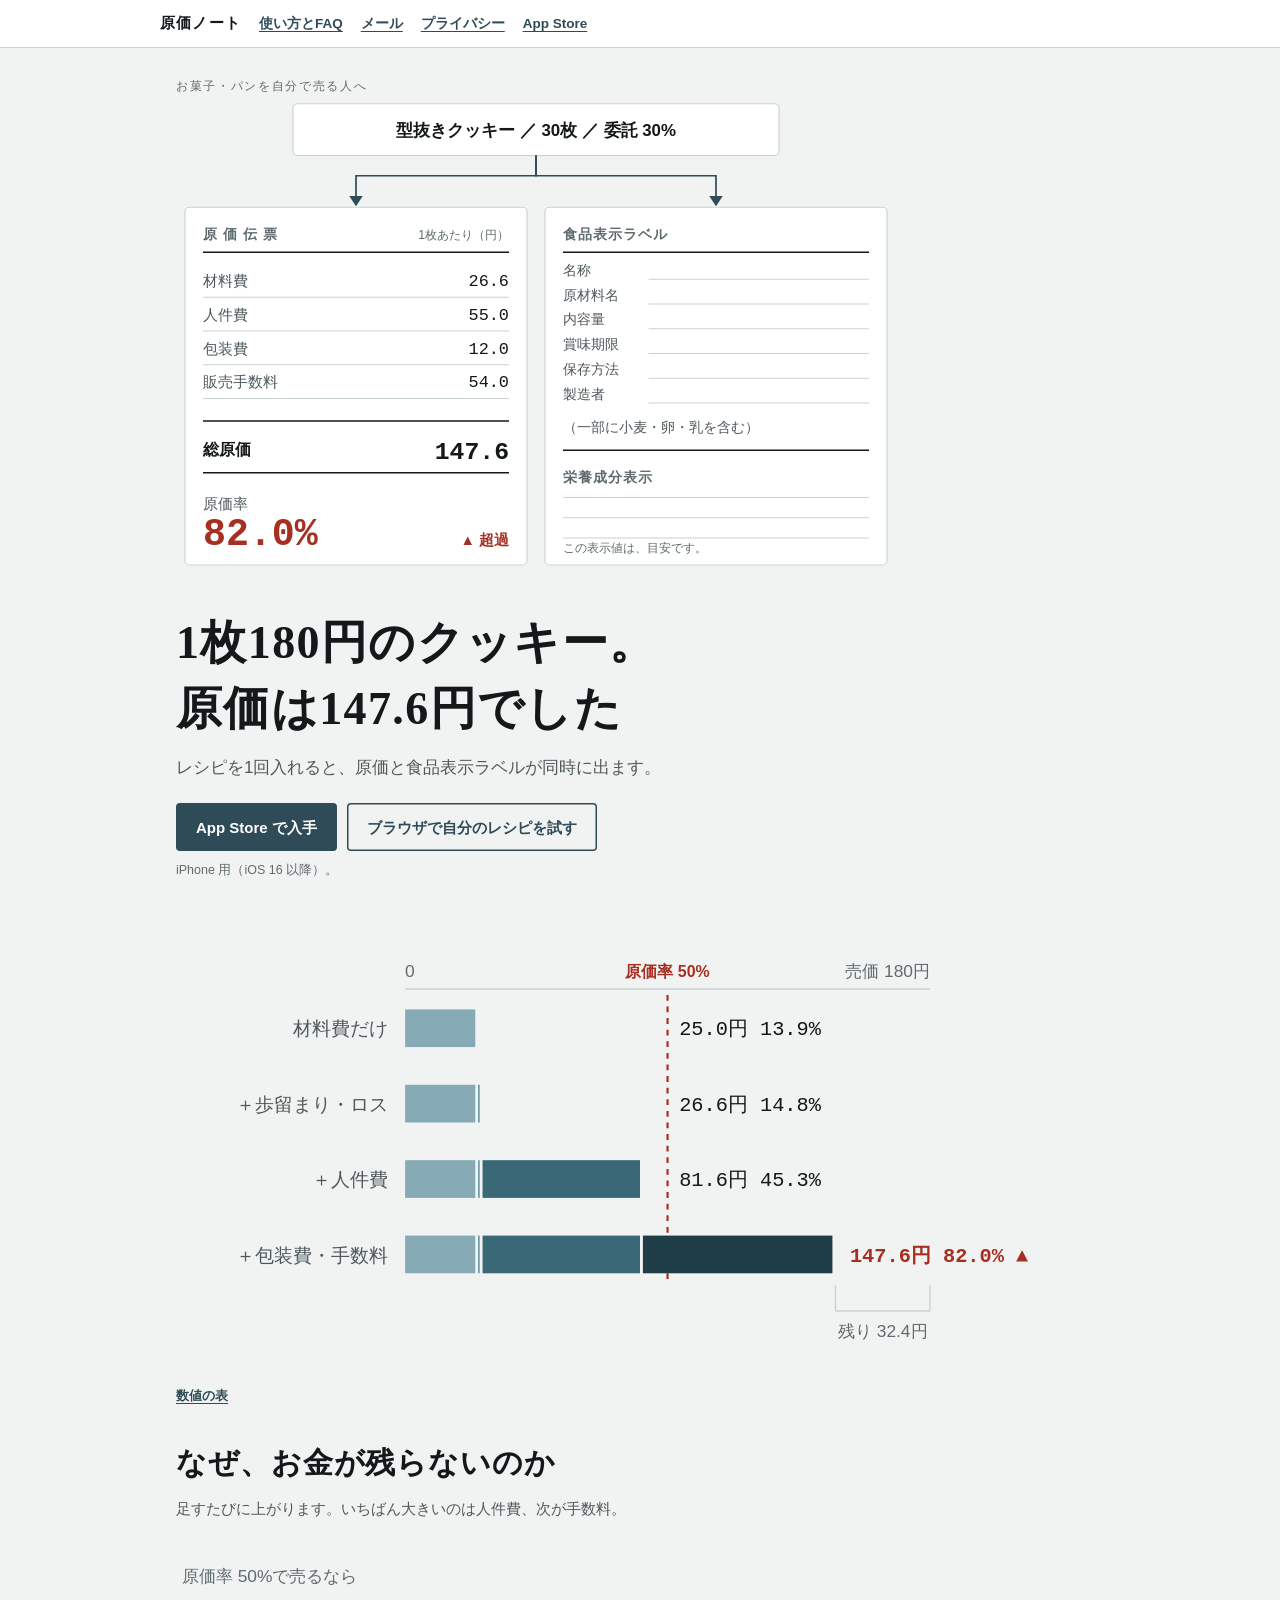
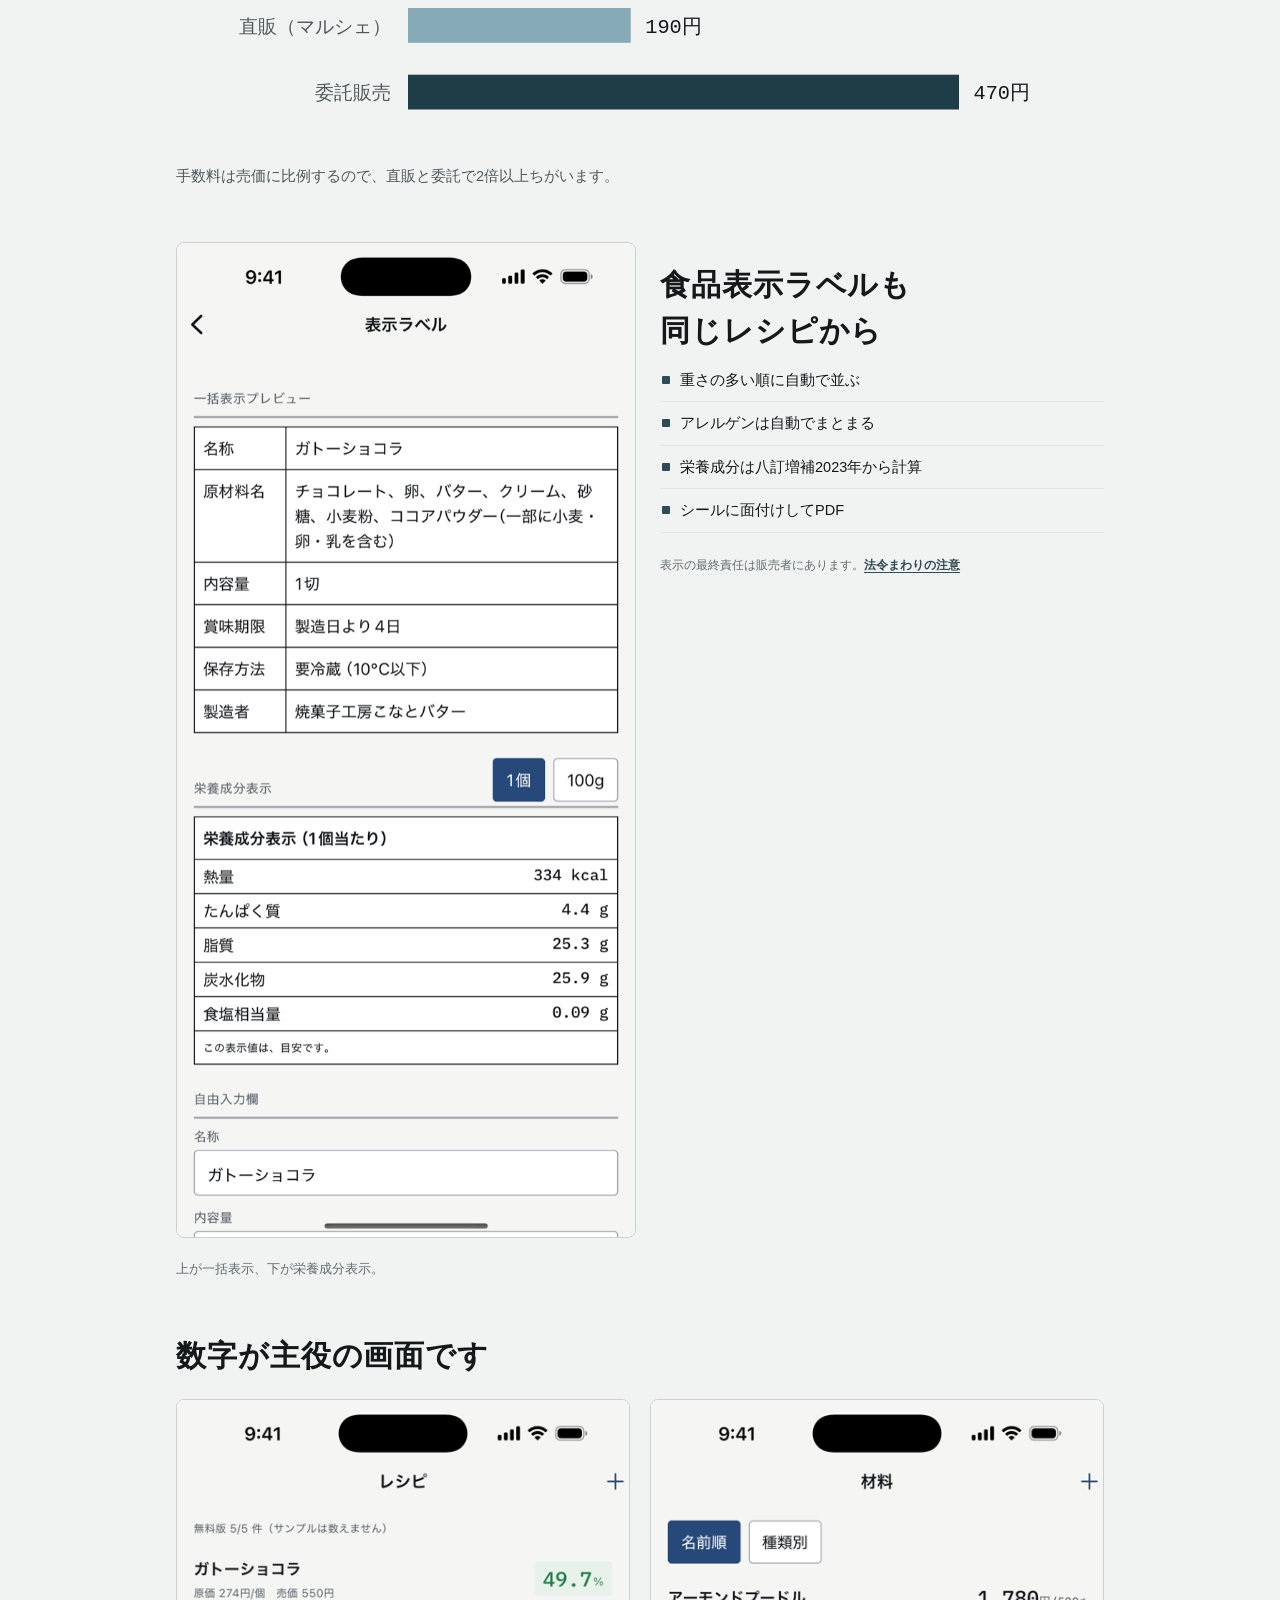
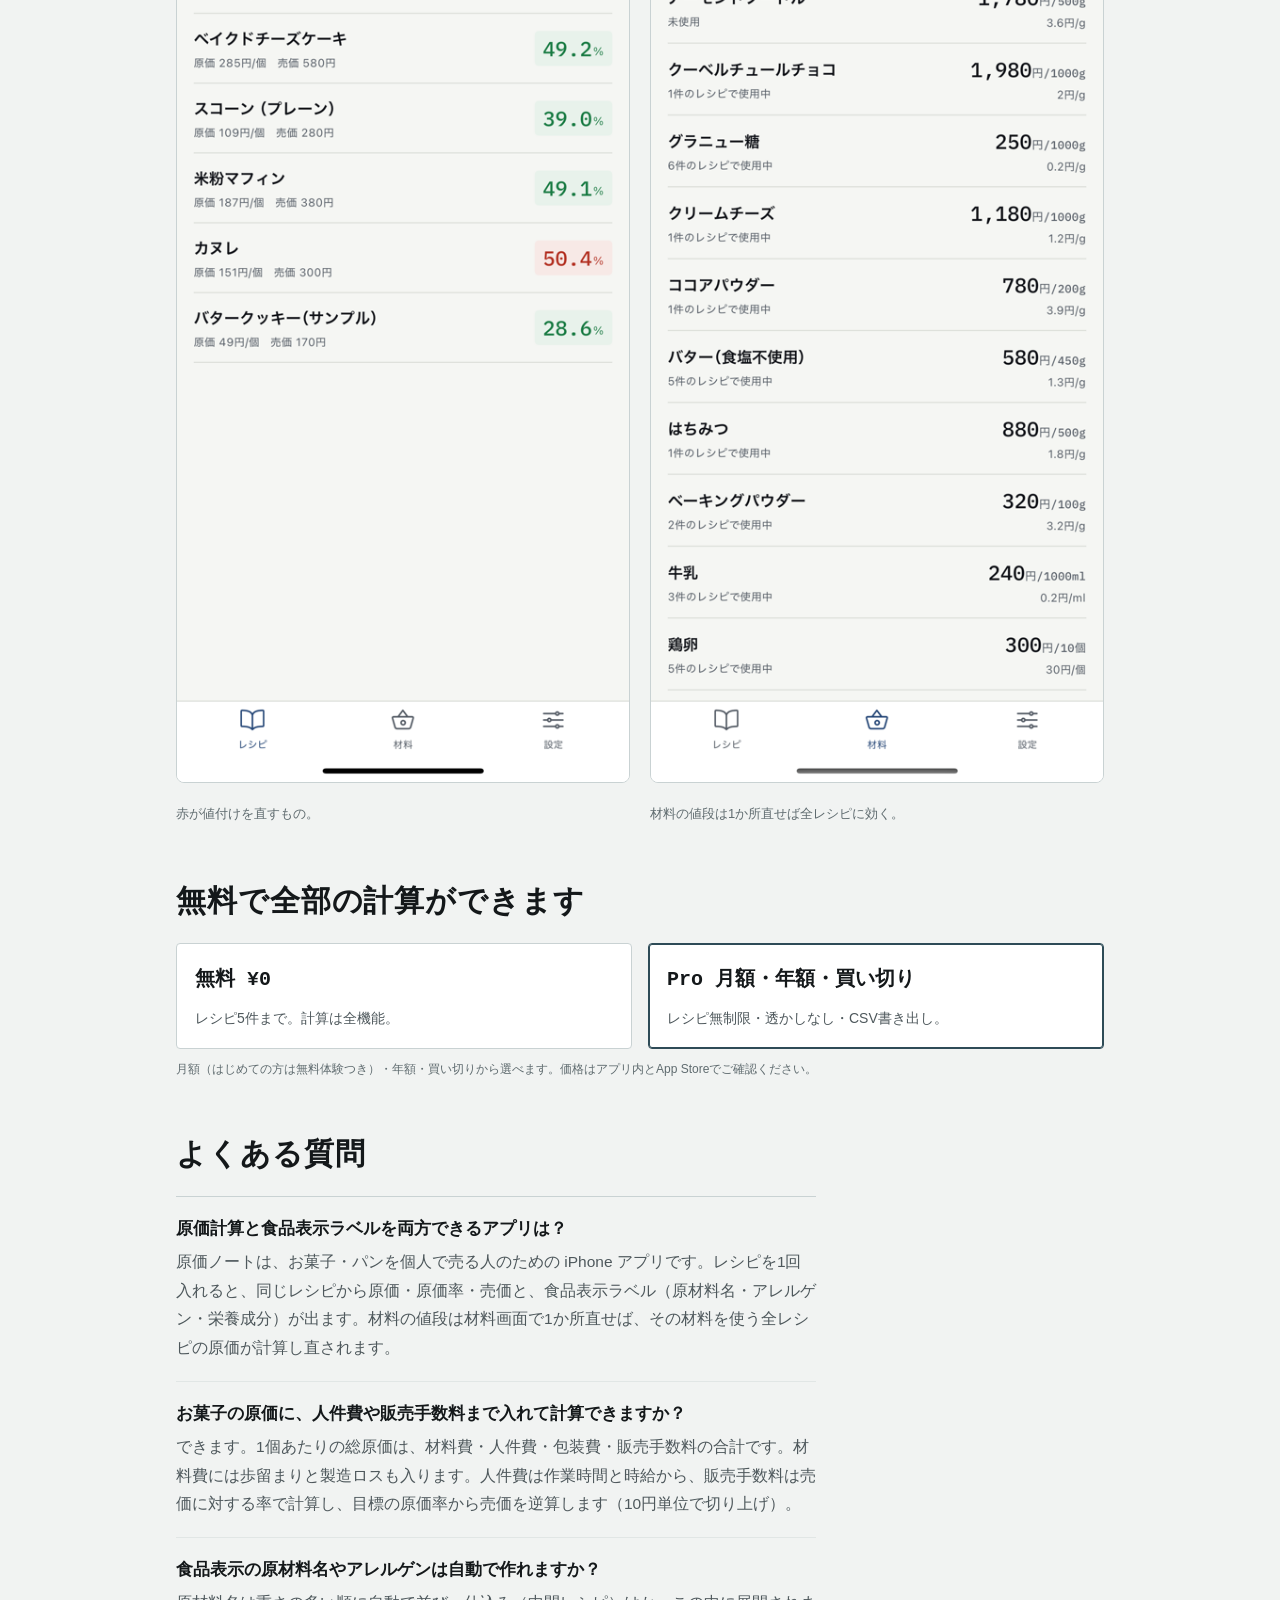
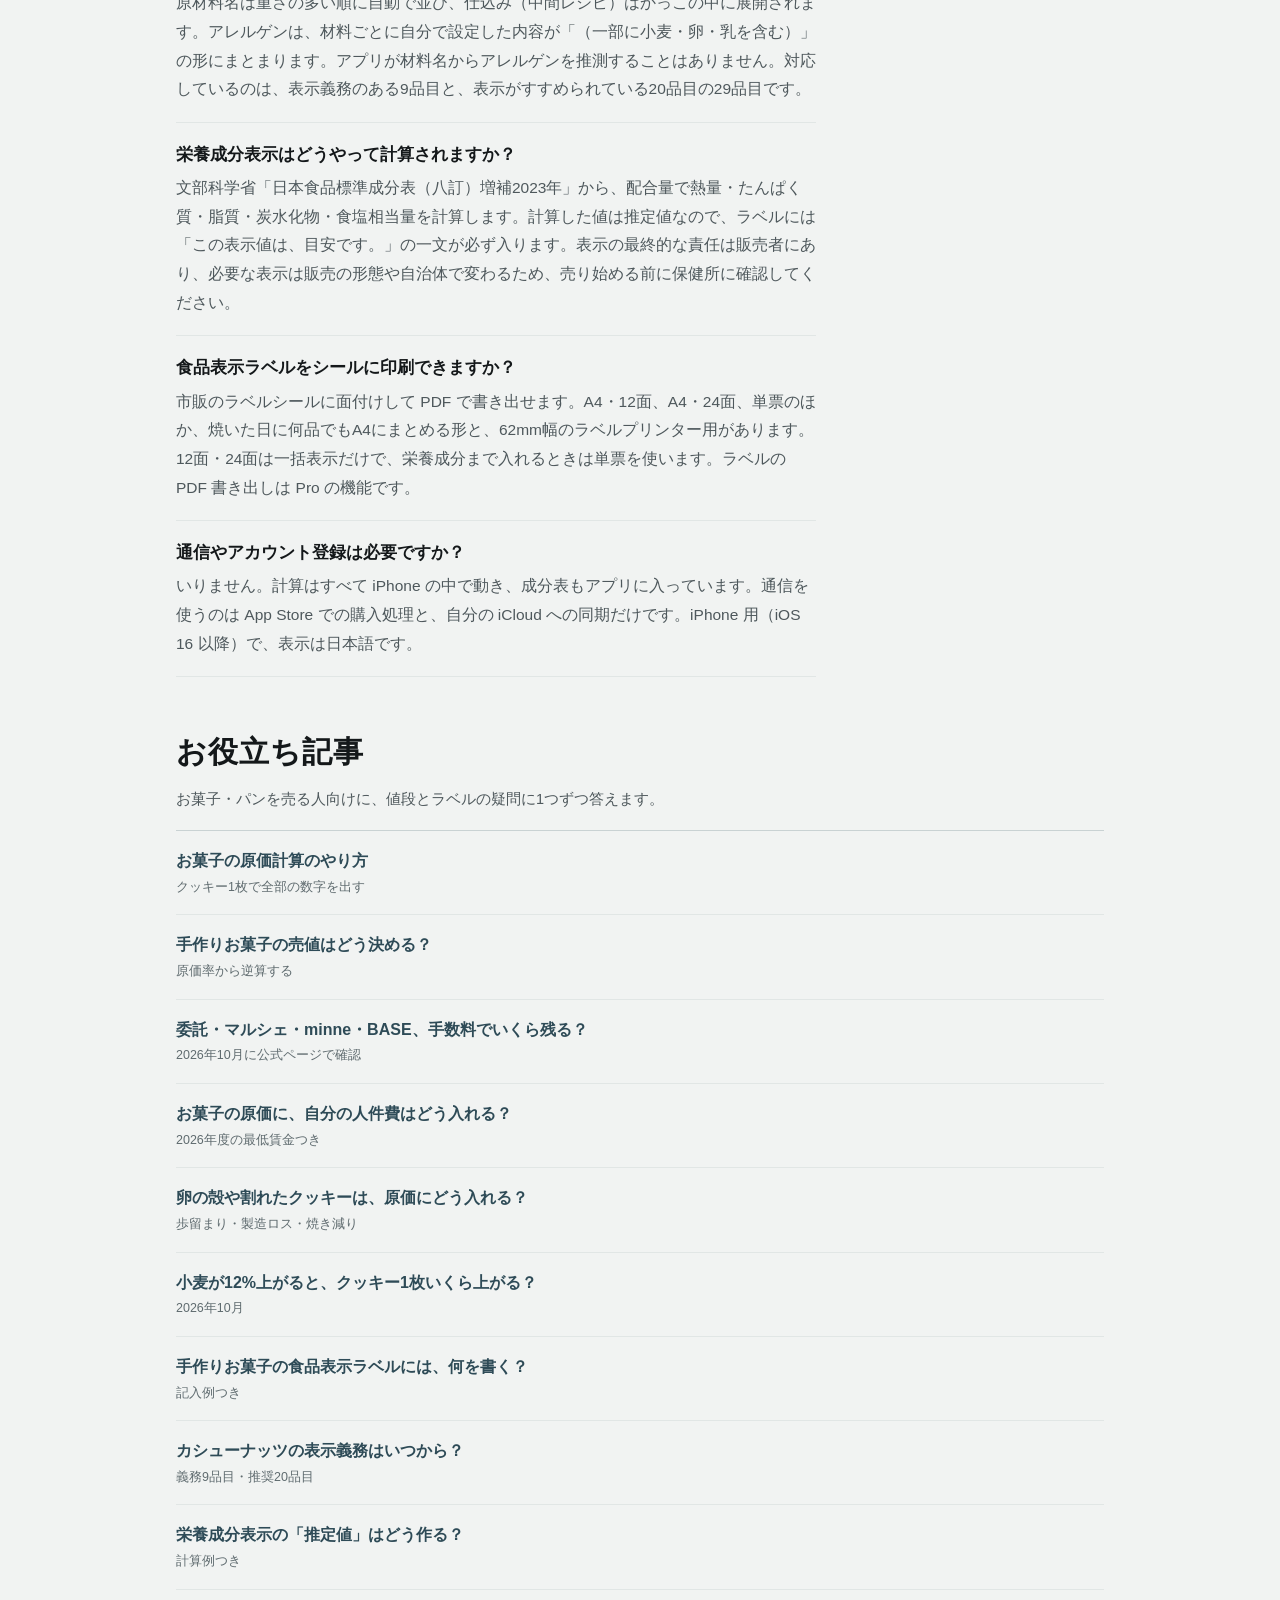
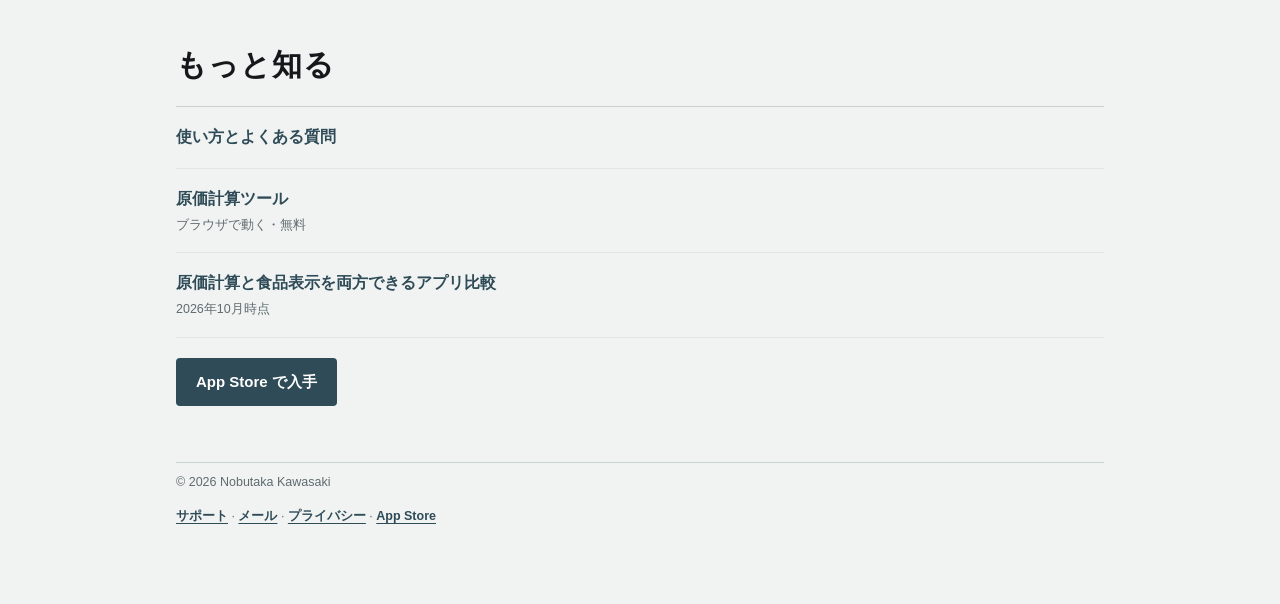
<file: index.html>
<!DOCTYPE html>
<html lang="ja">
<head>
<meta charset="utf-8">
<meta name="viewport" content="width=device-width, initial-scale=1">
<meta name="theme-color" content="#F1F3F2" media="(prefers-color-scheme: light)">
<meta name="theme-color" content="#101416" media="(prefers-color-scheme: dark)">
<title>原価ノート — お菓子・パンの原価計算と食品表示ラベルが1つで済むアプリ</title>
<meta name="description" content="原価ノートは、原価計算と食品表示ラベルを1つでできる、お菓子・パンの個人販売者向け iPhone アプリ。レシピを1回入力すると、原価・原価率・売価と食品表示ラベル（原材料名・アレルゲン・栄養成分）が同時に出ます。">
<style>
  /* ───────────────────────────────────────────────
     「作業台に置いた、二枚の紙」
     地は無地のシート（暖色クリームではない・わずかに緑みの白）。
     罫は伝票とラベルの“中だけ”に引く——紙の上でしか罫は意味を持たない。
     見出しは明朝（帳簿・伝票・レシピの題材に合う。Mac と iOS の両方に入っている
     Hiragino Mincho ProN を指名し、細さはサイズと字間で補う）、
     本文はゴシック、数字は等幅、言い換えと注記だけ丸ゴシック。
     判定色（緑/琥珀/赤）はアプリ本体の src/ui/theme.ts と同じ値。
     ─────────────────────────────────────────────── */
  :root{
    color-scheme:light;
    --sheet:#F1F3F2;      /* 地。作業台に敷いたシート */
    --paper:#FFFFFF;      /* 伝票とラベルの面。食品表示は白地が実物 */
    --ink:#14181A;
    --ink-2:#4E585C;
    --ink-3:#5F6B6F;
    --line:#C9D2D3;
    --line-soft:#E1E6E5;
    --steel:#2E4B57;      /* 見出しの罫・リンク。厨房のステンレスの陰 */
    --steel-bg:#E4EBEE;
    --ok:#1F7A45;
    --warn:#7E5900;
    --seal:#A62F22;       /* 検印の赤。判定「超過」だけに使う */
    --seal-bg:#F7E7E4;
    /* 図の帯。1色相の順序ランプ（dataviz の validator を実行して決めた） */
    --seg1:#86AAB6; --seg2:#5B8B9A; --seg3:#3B6876; --seg4:#1F3D47;

    --f-display:"Hiragino Mincho ProN","Hiragino Mincho Pro","YuMincho","Yu Mincho",
      "Noto Serif JP","Times New Roman",serif;
    --f-text:"Hiragino Sans","Hiragino Kaku Gothic ProN",-apple-system,BlinkMacSystemFont,
      "Yu Gothic UI","Segoe UI",Roboto,Helvetica,Arial,sans-serif;
    --f-num:"SF Mono",SFMono-Regular,ui-monospace,Menlo,Consolas,"Hiragino Sans",monospace;
    --f-soft:"Hiragino Maru Gothic ProN","Hiragino Maru Gothic Pro","Yu Gothic UI",
      "Hiragino Sans",sans-serif;
  }
  @media (prefers-color-scheme: dark){
    :root{
      color-scheme:dark;
      --sheet:#101416;
      --paper:#1B2124;
      --ink:#E8ECEC;
      --ink-2:#A2ADB0;
      --ink-3:#95A0A3;
      --line:#39423F;
      --line-soft:#2A3134;
      --steel:#93B7C6;
      --steel-bg:#1F2A30;
      --ok:#6FBE90;
      --warn:#D6AC55;
      --seal:#E38A7C;
      --seal-bg:#2E1F1C;
      --seg1:#456A78; --seg2:#5F8F9E; --seg3:#86AAB6; --seg4:#AFCBD4;
    }
  }

  *{box-sizing:border-box;margin:0;padding:0}
  html{-webkit-text-size-adjust:100%}
  body{
    background:var(--sheet);
    color:var(--ink);
    font-family:var(--f-text);
    font-size:16px;line-height:1.8;
    -webkit-font-smoothing:antialiased;
    overflow-wrap:anywhere;
  }
  .wrap{max-width:960px;margin:0 auto;padding:0 16px 64px}
  .measure{max-width:640px}

  a{color:var(--steel);font-weight:600;text-decoration:underline;
    text-decoration-thickness:1px;text-underline-offset:3px;
    text-decoration-color:currentColor}
  a,summary{touch-action:manipulation}
  a:hover{text-decoration-thickness:2px}
  a:focus-visible{outline:2.5px solid var(--steel);outline-offset:3px;border-radius:3px}

  /* ── 上部の帯: App Store 必須URL。スクロールせずに見つかること ── */
  /* 本文へ飛ぶリンク。ふだんは見えず、Tab で最初に出る */
  .skip{position:absolute;left:-9999px;top:0;z-index:9}
  .skip:focus{left:8px;top:8px;background:var(--paper);color:var(--steel);
    padding:12px 14px;border:2px solid var(--steel);border-radius:4px;
    font-weight:700;text-decoration:none}

  .topbar{border-bottom:1px solid var(--line);background:var(--paper);padding:0 16px}
  .topbar .inner{max-width:960px;margin:0 auto;display:flex;flex-wrap:wrap;
    gap:0 18px;align-items:baseline;font-size:13.5px;line-height:1.6}
  .topbar .who{font-family:var(--f-display);font-size:15px;font-weight:700;
    letter-spacing:.08em;color:var(--ink);padding:11px 0}
  .topbar a{display:inline-block;padding:12px 0;min-width:0}

  /* ── ヘッダー ── */
  header{padding:28px 0 0}
  .kicker{font-family:var(--f-soft);font-size:12px;font-weight:500;letter-spacing:.14em;
    color:var(--ink-3)}
  /* 明朝は細い。ウェイトが効かない環境でも読めるよう、サイズと字間で作る */
  h1{font-family:var(--f-display);font-size:clamp(30px,7.6vw,46px);line-height:1.42;
    letter-spacing:.03em;font-weight:700;margin-top:18px;text-wrap:balance}
  .lede{margin-top:12px;font-size:17px;line-height:1.8;color:var(--ink-2)}
  .actions{margin-top:20px;display:flex;flex-wrap:wrap;gap:10px}
  .btn{display:inline-flex;align-items:center;min-height:48px;padding:8px 20px;
    background:var(--steel);color:var(--paper);border-radius:4px;
    font-weight:700;font-size:15px;text-decoration:none;max-width:100%}
  .btn:hover{text-decoration:underline;text-decoration-thickness:2px;
    text-underline-offset:3px}
  .btn.ghost{background:transparent;color:var(--steel);
    box-shadow:inset 0 0 0 1.5px var(--steel)}

  /* ── 節 ── */
  .sec{margin-top:52px}
  h2{font-family:var(--f-display);font-size:clamp(23px,4.8vw,30px);line-height:1.55;
    letter-spacing:.03em;font-weight:700;margin-top:20px;text-wrap:balance}
  h3{font-size:17px;line-height:1.6;font-weight:600;margin-top:2px}
  .cap{margin-top:10px;font-family:var(--f-soft);font-size:14.5px;line-height:1.8;
    color:var(--ink-2)}
  .tiny{margin-top:10px;font-family:var(--f-soft);font-size:12px;line-height:1.7;
    color:var(--ink-3)}

  /* ── 図（インラインSVG） ── */
  figure{margin:0}
  .fig{display:block;width:100%;height:auto;background:var(--sheet)}
  .fig-hero{max-width:720px}
  figcaption{margin-top:10px;font-family:var(--f-soft);font-size:13px;line-height:1.75;
    color:var(--ink-3)}
  /* 単独で置いたリンクは 44px を確保する（本文中に埋まったリンクは対象外） */
  figcaption a,.tiny a{display:inline-block;padding:12px 0;min-height:44px}
  .sv-paper{fill:var(--paper);stroke:var(--line);stroke-width:1}
  .sv-in{font-family:var(--f-text);font-size:15px;font-weight:600;fill:var(--ink)}
  .sv-link{fill:none;stroke:var(--steel);stroke-width:1.5}
  .sv-tip{fill:var(--steel)}
  .sv-cap{font-family:var(--f-soft);font-size:12px;font-weight:700;letter-spacing:.08em;
    fill:var(--ink-3)}
  .sv-unit{font-family:var(--f-soft);font-size:11px;fill:var(--ink-3)}
  .sv-rule{stroke:var(--ink);stroke-width:1.5}
  .sv-hair{stroke:var(--line);stroke-width:1}
  .sv-key{font-family:var(--f-text);font-size:13px;fill:var(--ink-2)}
  .sv-key.sm{font-size:12px}
  .sv-key.b{font-size:14px;font-weight:700;fill:var(--ink)}
  .sv-num{font-family:var(--f-num);font-size:15px;font-weight:500;fill:var(--ink);
    font-variant-numeric:tabular-nums}
  .sv-tot{font-family:var(--f-num);font-size:22px;font-weight:700;fill:var(--ink);
    font-variant-numeric:tabular-nums}
  .sv-big{font-family:var(--f-num);font-size:34px;font-weight:700;fill:var(--ink);
    font-variant-numeric:tabular-nums}
  .sv-big.over,.sv-flag.over{fill:var(--seal)}
  .sv-big.warn,.sv-flag.warn{fill:var(--warn)}
  .sv-big.ok,.sv-flag.ok{fill:var(--ok)}
  .sv-flag{font-family:var(--f-soft);font-size:13px;font-weight:700}
  .sv-axis{font-family:var(--f-soft);font-size:12px;fill:var(--ink-3)}
  .sv-track{stroke:var(--line);stroke-width:1}
  .sv-guard{stroke:var(--seal);stroke-width:1.5;stroke-dasharray:4 4}
  .sv-guardlab{font-family:var(--f-soft);font-size:11px;font-weight:700;fill:var(--seal)}
  .sv-rowlab{font-family:var(--f-text);font-size:13px;fill:var(--ink-2)}
  .sv-rowval{font-family:var(--f-num);font-size:14px;font-weight:500;fill:var(--ink);
    font-variant-numeric:tabular-nums}
  .sv-rowval.over{fill:var(--seal);font-weight:700}
  .sv-seg.s1{fill:var(--seg1)} .sv-seg.s2{fill:var(--seg2)}
  .sv-seg.s3{fill:var(--seg3)} .sv-seg.s4{fill:var(--seg4)}
  /* 図は viewBox ごと縮むので、狭い画面では図の中の字だけ大きくして実寸を保つ
     （横スクロールも折り返しも起こさずに読める大きさにするため） */
  @media (max-width:600px){
    .sv-in{font-size:20px} .sv-cap{font-size:16px} .sv-unit{font-size:14px}
    .sv-key{font-size:18px} .sv-key.sm{font-size:16px} .sv-key.b{font-size:19px}
    .sv-num{font-size:20px} .sv-tot{font-size:27px} .sv-big{font-size:38px}
    .sv-flag{font-size:17px} .sv-axis{font-size:15px} .sv-guardlab{font-size:14px}
    .sv-rowlab{font-size:17px} .sv-rowval{font-size:18px}
  }

  /* ── 実機の画面 ── */
  .shot{margin-top:20px;display:grid;grid-template-columns:minmax(0,460px) minmax(0,1fr);
    gap:24px;align-items:start}
  .shot img{width:100%;height:auto;border:1px solid var(--line);border-radius:8px;
    background:var(--paper)}
  .points{margin-top:4px}
  .points li{list-style:none;font-family:var(--f-soft);font-size:14.5px;line-height:1.7;
    padding:9px 0 9px 20px;border-bottom:1px solid var(--line-soft);position:relative}
  .points li::before{content:"";position:absolute;left:2px;top:17px;width:8px;height:8px;
    background:var(--steel);border-radius:1px}
  .shots{margin-top:20px;display:grid;grid-template-columns:1fr 1fr;gap:20px}
  .shots img{width:100%;height:auto;border:1px solid var(--line);border-radius:8px;
    background:var(--paper)}
  @media (max-width:640px){
    .shot{grid-template-columns:1fr}
    .shots{grid-template-columns:1fr;max-width:340px}
  }

  /* ── 値段 ── */
  .plans{margin-top:18px;display:grid;grid-template-columns:1fr 1fr;gap:16px}
  @media (max-width:560px){.plans{grid-template-columns:1fr}}
  .plan{background:var(--paper);border:1px solid var(--line);border-radius:4px;padding:18px}
  .plan.pro{box-shadow:inset 0 0 0 1px var(--steel);border-color:var(--steel)}
  .plan .pt{font-family:var(--f-num);font-size:20px;font-weight:700;
    font-variant-numeric:tabular-nums}
  .plan .pd{margin-top:8px;font-family:var(--f-soft);font-size:14px;line-height:1.75;
    color:var(--ink-2)}

  /* ── 出口 ── */
  .exits{margin-top:18px;border-top:1px solid var(--line)}
  .exits a{display:block;padding:16px 0;border-bottom:1px solid var(--line-soft);
    font-size:16px;text-decoration:none}
  .exits a:hover{text-decoration:underline;text-decoration-thickness:2px;
    text-underline-offset:3px}
  .exits .n{font-family:var(--f-soft);font-size:12.5px;color:var(--ink-3);
    font-weight:400;display:block}

  footer{margin-top:56px;padding-top:8px;border-top:1px solid var(--line);
    font-family:var(--f-soft);font-size:12.5px;color:var(--ink-3);line-height:1.9}
  footer a{display:inline-block;padding:11px 0}

  @media (prefers-reduced-motion:reduce){
    *{animation:none!important;transition:none!important;scroll-behavior:auto!important}
  }
  /* ── App Store へのリンク・よくある質問（2026-10-10） ── */
  .getnote{margin-top:8px;font-family:var(--f-soft);font-size:12.5px;color:var(--ink-3)}
  .faq{margin-top:18px;border-top:1px solid var(--line)}
  .faq h3{padding-top:18px;margin-top:0}
  .faq p{margin-top:6px;padding-bottom:18px;border-bottom:1px solid var(--line-soft);
    font-size:15.5px;line-height:1.85;color:var(--ink-2)}
</style>
<meta property="og:title" content="原価ノート — レシピ原価計算・食品表示ラベル">
<meta property="og:description" content="レシピを1回入力すると、原価・原価率・売価と食品表示ラベル（原材料名・栄養成分）が同時に出ます。">
<meta property="og:url" content="https://nosunosukawa.github.io/genkanote-site/">
<meta property="og:type" content="website">
<link rel="canonical" href="https://nosunosukawa.github.io/genkanote-site/">
<meta name="apple-itunes-app" content="app-id=6799887510">
<!-- 構造化データ（2026-10-10）。価格・評価・会社名は入れない。FAQPage は下の「よくある質問」と同じ文面にする -->
<script type="application/ld+json">
{
 "@context": "https://schema.org",
 "@type": "MobileApplication",
 "name": "原価ノート",
 "operatingSystem": "iOS",
 "applicationCategory": "BusinessApplication",
 "description": "お菓子・パンを個人で売る人のための iPhone アプリ。レシピを1回入れると、原価・原価率・売価と食品表示ラベル（原材料名・アレルゲン・栄養成分）が同時に出ます。人件費・包装費・販売手数料・歩留まりまで含めて計算し、ラベルは市販のシールに面付けして PDF で書き出せます。",
 "url": "https://nosunosukawa.github.io/genkanote-site/",
 "installUrl": "https://apps.apple.com/jp/app/id6799887510",
 "inLanguage": "ja"
}
</script>
<script type="application/ld+json">
{
 "@context": "https://schema.org",
 "@type": "FAQPage",
 "inLanguage": "ja",
 "mainEntity": [
  {
   "@type": "Question",
   "name": "原価計算と食品表示ラベルを両方できるアプリは？",
   "acceptedAnswer": {
    "@type": "Answer",
    "text": "原価ノートは、お菓子・パンを個人で売る人のための iPhone アプリです。レシピを1回入れると、同じレシピから原価・原価率・売価と、食品表示ラベル（原材料名・アレルゲン・栄養成分）が出ます。材料の値段は材料画面で1か所直せば、その材料を使う全レシピの原価が計算し直されます。"
   }
  },
  {
   "@type": "Question",
   "name": "お菓子の原価に、人件費や販売手数料まで入れて計算できますか？",
   "acceptedAnswer": {
    "@type": "Answer",
    "text": "できます。1個あたりの総原価は、材料費・人件費・包装費・販売手数料の合計です。材料費には歩留まりと製造ロスも入ります。人件費は作業時間と時給から、販売手数料は売価に対する率で計算し、目標の原価率から売価を逆算します（10円単位で切り上げ）。"
   }
  },
  {
   "@type": "Question",
   "name": "食品表示の原材料名やアレルゲンは自動で作れますか？",
   "acceptedAnswer": {
    "@type": "Answer",
    "text": "原材料名は重さの多い順に自動で並び、仕込み（中間レシピ）はかっこの中に展開されます。アレルゲンは、材料ごとに自分で設定した内容が「（一部に小麦・卵・乳を含む）」の形にまとまります。アプリが材料名からアレルゲンを推測することはありません。対応しているのは、表示義務のある9品目と、表示がすすめられている20品目の29品目です。"
   }
  },
  {
   "@type": "Question",
   "name": "栄養成分表示はどうやって計算されますか？",
   "acceptedAnswer": {
    "@type": "Answer",
    "text": "文部科学省「日本食品標準成分表（八訂）増補2023年」から、配合量で熱量・たんぱく質・脂質・炭水化物・食塩相当量を計算します。計算した値は推定値なので、ラベルには「この表示値は、目安です。」の一文が必ず入ります。表示の最終的な責任は販売者にあり、必要な表示は販売の形態や自治体で変わるため、売り始める前に保健所に確認してください。"
   }
  },
  {
   "@type": "Question",
   "name": "食品表示ラベルをシールに印刷できますか？",
   "acceptedAnswer": {
    "@type": "Answer",
    "text": "市販のラベルシールに面付けして PDF で書き出せます。A4・12面、A4・24面、単票のほか、焼いた日に何品でもA4にまとめる形と、62mm幅のラベルプリンター用があります。12面・24面は一括表示だけで、栄養成分まで入れるときは単票を使います。ラベルの PDF 書き出しは Pro の機能です。"
   }
  },
  {
   "@type": "Question",
   "name": "通信やアカウント登録は必要ですか？",
   "acceptedAnswer": {
    "@type": "Answer",
    "text": "いりません。計算はすべて iPhone の中で動き、成分表もアプリに入っています。通信を使うのは App Store での購入処理と、自分の iCloud への同期だけです。iPhone 用（iOS 16 以降）で、表示は日本語です。"
   }
  }
 ]
}
</script>
<script defer src="https://static.cloudflareinsights.com/beacon.min.js" data-cf-beacon='{"token": "da30c37073e746159a379341e417854d"}'></script>
<link rel="icon" type="image/png" href="assets/favicon.png">
<link rel="apple-touch-icon" href="assets/apple-touch-icon.png">
</head>
<body>

<a class="skip" href="#main">本文へ</a>

<div class="topbar">
  <div class="inner">
    <span class="who" translate="no">原価ノート</span>
    <span><a href="support.html">使い方とFAQ</a></span>
    <span><a href="mailto:nosunosukawa@gmail.com">メール</a></span>
    <span><a href="privacy.html">プライバシー</a></span>
    <span><a href="https://apps.apple.com/jp/app/id6799887510" target="_blank" rel="noopener">App Store</a></span>
  </div>
</div>

<main class="wrap" id="main">

  <header>
    <p class="kicker">お菓子・パンを自分で売る人へ</p>

    <figure>
      <!-- fig-hero:start（node make-genka-example.mjs が生成。手で直さない） -->
  <svg class="fig fig-hero" viewBox="0 0 640 440" role="img" aria-label="レシピを1回入れると、原価伝票と食品表示ラベルが同時に出る図。上に「型抜きクッキー 30枚 委託30%」の入力が1行。そこから左右に分かれ、左は1枚あたり材料費26.6円・人件費55.0円・包装費12.0円・販売手数料54.0円・総原価147.6円・原価率82.0パーセントで超過の原価伝票。右は名称・原材料名・内容量・賞味期限・保存方法・製造者の一括表示と、栄養成分表示のラベル。">
    <rect class="sv-paper" x="104" y="6" width="432" height="46" rx="4"/>
    <text class="sv-in" x="320" y="35" text-anchor="middle">型抜きクッキー ／ 30枚 ／ 委託 30%</text>

    <path class="sv-link" d="M320 52 V70 H160 V88"/>
    <path class="sv-link" d="M320 52 V70 H480 V88"/>
    <path class="sv-tip" d="M154 88 L166 88 L160 97 Z"/>
    <path class="sv-tip" d="M474 88 L486 88 L480 97 Z"/>

    <g>
      <rect class="sv-paper" x="8" y="98" width="304" height="318" rx="4"/>
      <text class="sv-cap" x="24" y="126">原 価 伝 票</text>
      <text class="sv-unit" x="296" y="126" text-anchor="end">1枚あたり（円）</text>
      <line class="sv-rule" x1="24" y1="138" x2="296" y2="138"/>
      <text class="sv-key" x="24" y="168">材料費</text><text class="sv-num" x="296" y="168" text-anchor="end">26.6</text>
      <line class="sv-hair" x1="24" y1="178" x2="296" y2="178"/>
      <text class="sv-key" x="24" y="198">人件費</text><text class="sv-num" x="296" y="198" text-anchor="end">55.0</text>
      <line class="sv-hair" x1="24" y1="208" x2="296" y2="208"/>
      <text class="sv-key" x="24" y="228">包装費</text><text class="sv-num" x="296" y="228" text-anchor="end">12.0</text>
      <line class="sv-hair" x1="24" y1="238" x2="296" y2="238"/>
      <text class="sv-key" x="24" y="258">販売手数料</text><text class="sv-num" x="296" y="258" text-anchor="end">54.0</text>
      <line class="sv-hair" x1="24" y1="268" x2="296" y2="268"/>
      <line class="sv-rule" x1="24" y1="288" x2="296" y2="288"/>
      <text class="sv-key b" x="24" y="318">総原価</text>
      <text class="sv-tot" x="296" y="322" text-anchor="end">147.6</text>
      <line class="sv-rule" x1="24" y1="334" x2="296" y2="334"/>
      <text class="sv-key" x="24" y="366">原価率</text>
      <text class="sv-big over" x="24" y="398">82.0%</text>
      <text class="sv-flag over" x="296" y="398" text-anchor="end">▲ 超過</text>
    </g>

    <g>
      <rect class="sv-paper" x="328" y="98" width="304" height="318" rx="4"/>
      <text class="sv-cap" x="344" y="126">食品表示ラベル</text>
      <line class="sv-rule" x1="344" y1="138" x2="616" y2="138"/>
      <text class="sv-key sm" x="344" y="158">名称</text><line class="sv-hair" x1="420" y1="162" x2="616" y2="162"/>
      <text class="sv-key sm" x="344" y="180">原材料名</text><line class="sv-hair" x1="420" y1="184" x2="616" y2="184"/>
      <text class="sv-key sm" x="344" y="202">内容量</text><line class="sv-hair" x1="420" y1="206" x2="616" y2="206"/>
      <text class="sv-key sm" x="344" y="224">賞味期限</text><line class="sv-hair" x1="420" y1="228" x2="616" y2="228"/>
      <text class="sv-key sm" x="344" y="246">保存方法</text><line class="sv-hair" x1="420" y1="250" x2="616" y2="250"/>
      <text class="sv-key sm" x="344" y="268">製造者</text><line class="sv-hair" x1="420" y1="272" x2="616" y2="272"/>
      <text class="sv-key sm" x="344" y="298">（一部に小麦・卵・乳を含む）</text>
      <line class="sv-rule" x1="344" y1="314" x2="616" y2="314"/>
      <text class="sv-cap" x="344" y="342">栄養成分表示</text>
      <line class="sv-hair" x1="344" y1="356" x2="616" y2="356"/>
      <line class="sv-hair" x1="344" y1="374" x2="616" y2="374"/>
      <line class="sv-hair" x1="344" y1="392" x2="616" y2="392"/>
      <text class="sv-unit" x="344" y="404">この表示値は、目安です。</text>
    </g>
  </svg>
  <!-- fig-hero:end -->
    </figure>

    <h1 class="measure">1枚180円のクッキー。原価は147.6円でした</h1>
    <p class="lede measure">レシピを1回入れると、原価と食品表示ラベルが同時に出ます。</p>
    <div class="actions">
      <a class="btn" href="https://apps.apple.com/jp/app/id6799887510" target="_blank" rel="noopener">App Store で入手</a>
      <a class="btn ghost" href="genka-calculator.html">ブラウザで自分のレシピを試す</a>
    </div>
    <p class="getnote">iPhone 用（iOS 16 以降）。</p>
  </header>

  <!-- ═══ 積み上げ ═══ -->
  <section class="sec">
    <figure>
      <!-- fig-steps:start（node make-genka-example.mjs が生成。手で直さない） -->
  <svg class="fig fig-steps" viewBox="0 0 640 296" role="img" aria-label="売価180円に対して、費目を1つずつ足したときの原価の積み上がり。材料費だけで25.0円、原価率13.9パーセント。＋歩留まり・ロスで26.6円、原価率14.8パーセント。＋人件費で81.6円、原価率45.3パーセント。＋包装費・手数料で147.6円、原価率82.0パーセント。死守ラインの原価率50パーセントを最後の段で超える。手元に残るのは32.4円。同じ数値の表は使い方のページにあります。">
    <text class="sv-axis" x="158" y="30">0</text>
    <text class="sv-axis" x="520" y="30" text-anchor="end">売価 180円</text>
    <line class="sv-track" x1="158" y1="38" x2="520" y2="38"/>

    <line class="sv-guard" x1="339" y1="42" x2="339" y2="240"/>
    <text class="sv-guardlab" x="339" y="30" text-anchor="middle">原価率 50%</text>

      <text class="sv-rowlab" x="146" y="70" text-anchor="end">材料費だけ</text>
      <rect class="sv-seg s1" x="158.0" y="52" width="48.4" height="26"/>
      <text class="sv-rowval" x="347.0" y="70">25.0円 13.9%</text>
      <text class="sv-rowlab" x="146" y="122" text-anchor="end">＋歩留まり・ロス</text>
      <rect class="sv-seg s1" x="158.0" y="104" width="48.4" height="26"/><rect class="sv-seg s2" x="208.4" y="104" width="1.0" height="26"/>
      <text class="sv-rowval" x="347.0" y="122">26.6円 14.8%</text>
      <text class="sv-rowlab" x="146" y="174" text-anchor="end">＋人件費</text>
      <rect class="sv-seg s1" x="158.0" y="156" width="48.4" height="26"/><rect class="sv-seg s2" x="208.4" y="156" width="1.0" height="26"/><rect class="sv-seg s3" x="211.4" y="156" width="108.6" height="26"/>
      <text class="sv-rowval" x="347.0" y="174">81.6円 45.3%</text>
      <text class="sv-rowlab" x="146" y="226" text-anchor="end">＋包装費・手数料</text>
      <rect class="sv-seg s1" x="158.0" y="208" width="48.4" height="26"/><rect class="sv-seg s2" x="208.4" y="208" width="1.0" height="26"/><rect class="sv-seg s3" x="211.4" y="208" width="108.6" height="26"/><rect class="sv-seg s4" x="322.0" y="208" width="130.7" height="26"/>
      <text class="sv-rowval over" x="464.8" y="226">147.6円 82.0% ▲</text>

    <line class="sv-hair" x1="454.8" y1="242" x2="454.8" y2="260"/>
    <line class="sv-hair" x1="520" y1="242" x2="520" y2="260"/>
    <line class="sv-hair" x1="454.8" y1="260" x2="520" y2="260"/>
    <text class="sv-axis" x="487.4" y="278" text-anchor="middle">残り 32.4円</text>
  </svg>
  <!-- fig-steps:end -->
      <figcaption class="measure"><a href="support.html#numbers">数値の表</a></figcaption>
    </figure>
    <h2 class="measure">なぜ、お金が残らないのか</h2>
    <p class="cap measure">足すたびに上がります。いちばん大きいのは人件費、次が手数料。</p>

    <figure style="margin-top:28px">
      <!-- fig-price:start（node make-genka-example.mjs が生成。手で直さない） -->
  <svg class="fig fig-price" viewBox="0 0 640 140" role="img" aria-label="原価率50パーセントを守るための売価の比較。同じ型抜きクッキーでも、手数料0パーセントの直販は190円、手数料30パーセントの委託販売は470円。">
    <text class="sv-axis" x="4" y="22">原価率 50%で売るなら</text>
    <text class="sv-rowlab" x="148" y="57" text-anchor="end">直販（マルシェ）</text>
    <rect class="sv-seg s1" x="160" y="40" width="153.6" height="24"/>
    <text class="sv-rowval" x="323.6" y="57">190円</text>
    <text class="sv-rowlab" x="148" y="103" text-anchor="end">委託販売</text>
    <rect class="sv-seg s4" x="160" y="86" width="380.0" height="24"/>
    <text class="sv-rowval" x="550.0" y="103">470円</text>
  </svg>
  <!-- fig-price:end -->
    </figure>
    <p class="cap measure">手数料は売価に比例するので、直販と委託で2倍以上ちがいます。</p>
  </section>

  <!-- ═══ 食品表示ラベル ═══ -->
  <section class="sec">
    <div class="shot">
      <figure>
        <img src="assets/02-label.png" width="640" height="1390" loading="lazy"
             alt="原価ノートの表示ラベル画面。一括表示の枠に名称・原材料名・内容量・賞味期限・保存方法・製造者が並び、原材料名の末尾に「（一部に小麦・卵・乳を含む）」。下に栄養成分表示（1個当たり）の枠と「この表示値は、目安です。」の一文。">
        <figcaption>上が一括表示、下が栄養成分表示。</figcaption>
      </figure>
      <div>
        <h2>食品表示ラベルも同じレシピから</h2>
        <ul class="points">
          <li>重さの多い順に自動で並ぶ</li>
          <li>アレルゲンは自動でまとまる</li>
          <li>栄養成分は八訂増補2023年から計算</li>
          <li>シールに面付けしてPDF</li>
        </ul>
        <p class="tiny">表示の最終責任は販売者にあります。<a href="support.html#law">法令まわりの注意</a></p>
      </div>
    </div>
  </section>

  <!-- ═══ ほかの画面 ═══ -->
  <section class="sec">
    <h2>数字が主役の画面です</h2>
    <div class="shots">
      <figure>
        <img src="assets/03-recipe-list.png" width="480" height="1043" loading="lazy"
             alt="レシピ一覧画面。ガトーショコラ、ベイクドチーズケーキ、スコーン、米粉マフィン、カヌレ、バタークッキー（サンプル）が並び、それぞれの原価と売価、原価率のバッジと「無料版 5/5 件（サンプルは数えません）」の表示。">
        <figcaption>赤が値付けを直すもの。</figcaption>
      </figure>
      <figure>
        <img src="assets/05-ingredients.png" width="480" height="1043" loading="lazy"
             alt="材料一覧画面。アーモンドプードル1,780円/500g、クーベルチュールチョコ1,980円/1000gなど、購入価格とg単価、その材料を使っているレシピの件数が並ぶ。">
        <figcaption>材料の値段は1か所直せば全レシピに効く。</figcaption>
      </figure>
    </div>
  </section>

  <!-- ═══ 値段 ═══ -->
  <section class="sec">
    <h2>無料で全部の計算ができます</h2>
    <div class="plans">
      <div class="plan">
        <p class="pt">無料 ¥0</p>
        <p class="pd">レシピ5件まで。計算は全機能。</p>
      </div>
      <div class="plan pro">
        <p class="pt">Pro 月額・年額・買い切り</p>
        <p class="pd">レシピ無制限・透かしなし・CSV書き出し。</p>
      </div>
    </div>
    <p class="tiny">月額（はじめての方は無料体験つき）・年額・買い切りから選べます。価格はアプリ内と<span translate="no">App&nbsp;Store</span>でご確認ください。</p>
  </section>

  <!-- ═══ よくある質問（2026-10-10。文面は <head> の FAQPage と同じ） ═══ -->
  <section class="sec" id="faq">
    <h2>よくある質問</h2>
    <div class="faq measure">
      <h3>原価計算と食品表示ラベルを両方できるアプリは？</h3>
      <p>原価ノートは、お菓子・パンを個人で売る人のための iPhone アプリです。レシピを1回入れると、同じレシピから原価・原価率・売価と、食品表示ラベル（原材料名・アレルゲン・栄養成分）が出ます。材料の値段は材料画面で1か所直せば、その材料を使う全レシピの原価が計算し直されます。</p>
      <h3>お菓子の原価に、人件費や販売手数料まで入れて計算できますか？</h3>
      <p>できます。1個あたりの総原価は、材料費・人件費・包装費・販売手数料の合計です。材料費には歩留まりと製造ロスも入ります。人件費は作業時間と時給から、販売手数料は売価に対する率で計算し、目標の原価率から売価を逆算します（10円単位で切り上げ）。</p>
      <h3>食品表示の原材料名やアレルゲンは自動で作れますか？</h3>
      <p>原材料名は重さの多い順に自動で並び、仕込み（中間レシピ）はかっこの中に展開されます。アレルゲンは、材料ごとに自分で設定した内容が「（一部に小麦・卵・乳を含む）」の形にまとまります。アプリが材料名からアレルゲンを推測することはありません。対応しているのは、表示義務のある9品目と、表示がすすめられている20品目の29品目です。</p>
      <h3>栄養成分表示はどうやって計算されますか？</h3>
      <p>文部科学省「日本食品標準成分表（八訂）増補2023年」から、配合量で熱量・たんぱく質・脂質・炭水化物・食塩相当量を計算します。計算した値は推定値なので、ラベルには「この表示値は、目安です。」の一文が必ず入ります。表示の最終的な責任は販売者にあり、必要な表示は販売の形態や自治体で変わるため、売り始める前に保健所に確認してください。</p>
      <h3>食品表示ラベルをシールに印刷できますか？</h3>
      <p>市販のラベルシールに面付けして PDF で書き出せます。A4・12面、A4・24面、単票のほか、焼いた日に何品でもA4にまとめる形と、62mm幅のラベルプリンター用があります。12面・24面は一括表示だけで、栄養成分まで入れるときは単票を使います。ラベルの PDF 書き出しは Pro の機能です。</p>
      <h3>通信やアカウント登録は必要ですか？</h3>
      <p>いりません。計算はすべて iPhone の中で動き、成分表もアプリに入っています。通信を使うのは App Store での購入処理と、自分の iCloud への同期だけです。iPhone 用（iOS 16 以降）で、表示は日本語です。</p>
    </div>
  </section>

  <!-- ═══ お役立ち記事（2026-10-16） ═══ -->
  <section class="sec" id="guides">
    <h2>お役立ち記事</h2>
    <p class="cap measure">お菓子・パンを売る人向けに、値段とラベルの疑問に1つずつ答えます。</p>
    <nav class="exits" aria-label="お役立ち記事">
      <a href="okashi-genka.html">お菓子の原価計算のやり方<span class="n">クッキー1枚で全部の数字を出す</span></a>
      <a href="baika-kimekata.html">手作りお菓子の売値はどう決める？<span class="n">原価率から逆算する</span></a>
      <a href="tesuuryou-hikaku.html">委託・マルシェ・minne・BASE、手数料でいくら残る？<span class="n">2026年10月に公式ページで確認</span></a>
      <a href="jinkenhi.html">お菓子の原価に、自分の人件費はどう入れる？<span class="n">2026年度の最低賃金つき</span></a>
      <a href="budomari.html">卵の殻や割れたクッキーは、原価にどう入れる？<span class="n">歩留まり・製造ロス・焼き減り</span></a>
      <a href="komugi-neage.html">小麦が12%上がると、クッキー1枚いくら上がる？<span class="n">2026年10月</span></a>
      <a href="shokuhin-hyoji.html">手作りお菓子の食品表示ラベルには、何を書く？<span class="n">記入例つき</span></a>
      <a href="allergen-hyoji.html">カシューナッツの表示義務はいつから？<span class="n">義務9品目・推奨20品目</span></a>
      <a href="eiyo-suiteichi.html">栄養成分表示の「推定値」はどう作る？<span class="n">計算例つき</span></a>
    </nav>
  </section>

  <!-- ═══ 出口 ═══ -->
  <section class="sec">
    <h2>もっと知る</h2>
    <nav class="exits">
      <a href="support.html">使い方とよくある質問</a>
      <a href="genka-calculator.html">原価計算ツール<span class="n">ブラウザで動く・無料</span></a>
      <a href="genka-label-app-comparison.html">原価計算と食品表示を両方できるアプリ比較<span class="n">2026年10月時点</span></a>
    </nav>
    <div class="actions">
      <a class="btn" href="https://apps.apple.com/jp/app/id6799887510" target="_blank" rel="noopener">App Store で入手</a>
    </div>
  </section>

  <footer>
    © 2026 Nobutaka Kawasaki<br>
    <a href="support.html">サポート</a> ·
    <a href="mailto:nosunosukawa@gmail.com">メール</a> ·
    <a href="privacy.html">プライバシー</a> ·
    <a href="https://apps.apple.com/jp/app/id6799887510" target="_blank" rel="noopener">App Store</a>
  </footer>

</main>
</body>
</html>
</file>
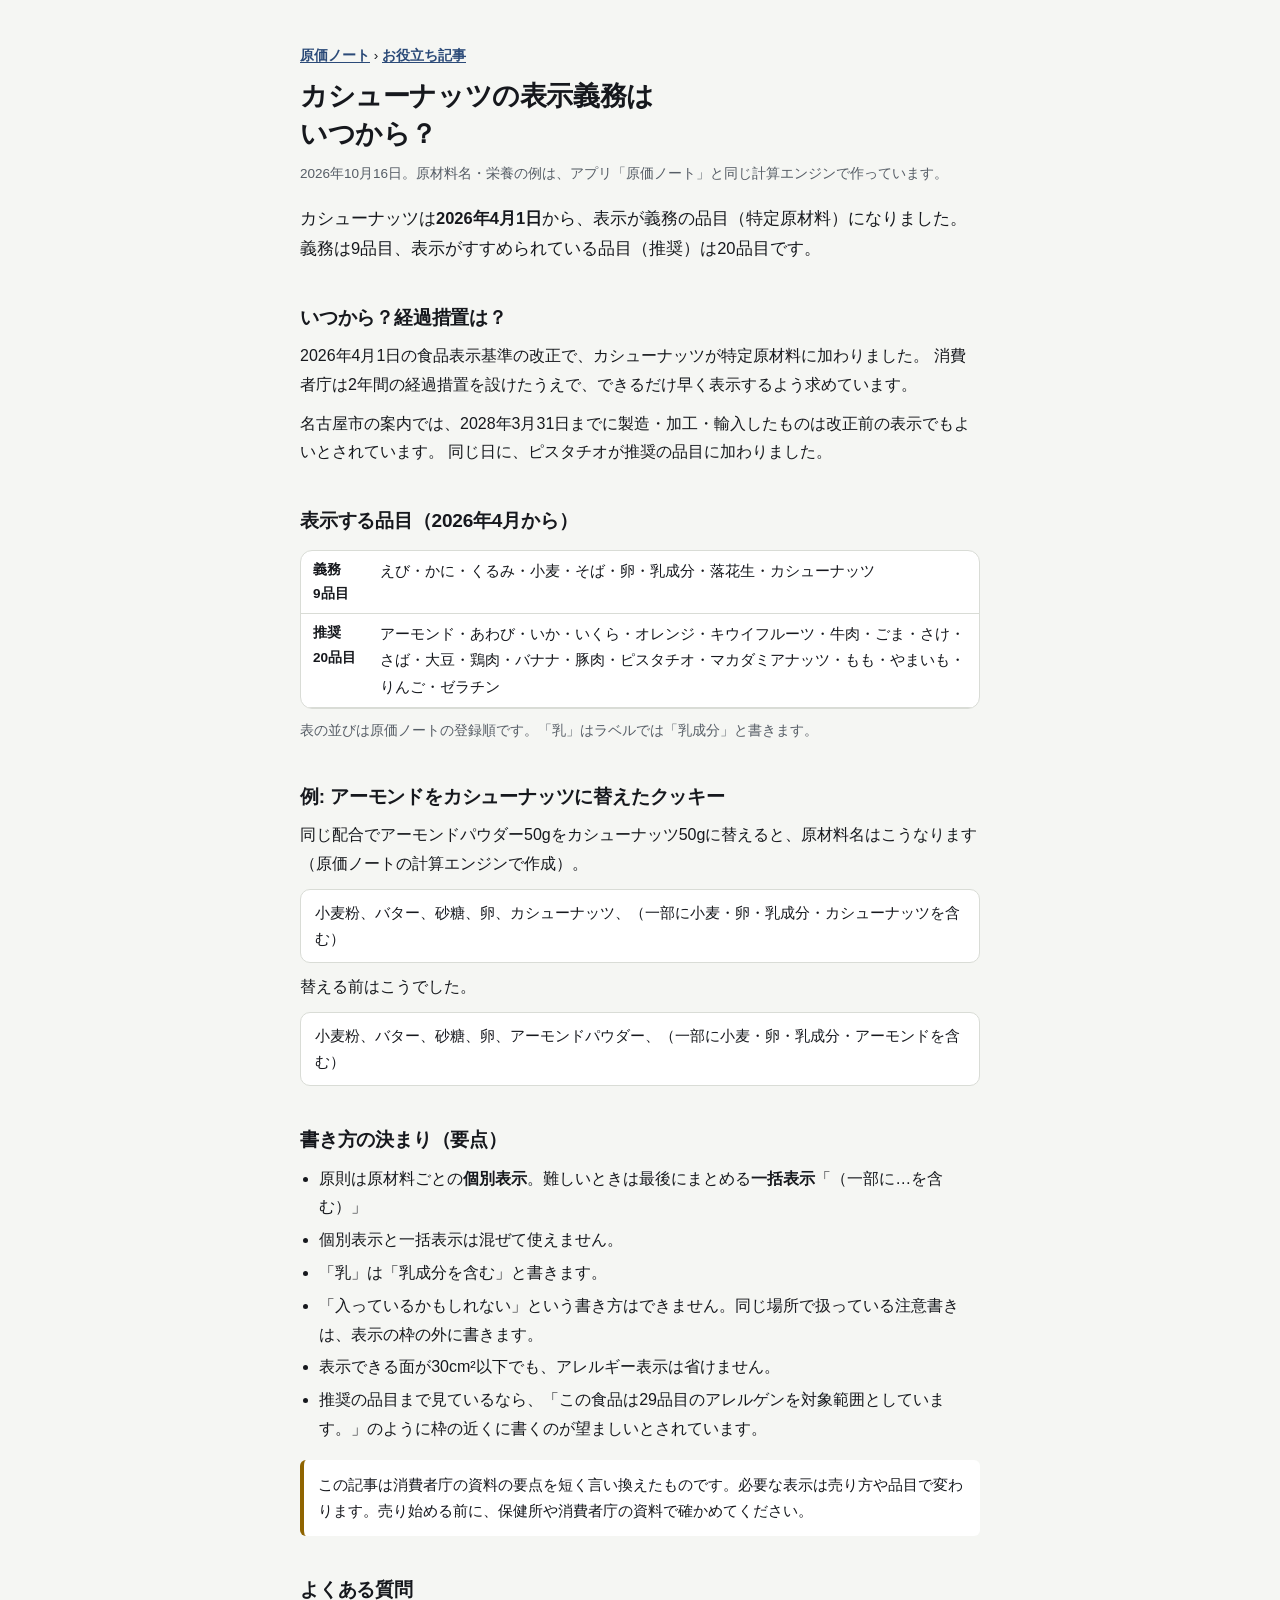
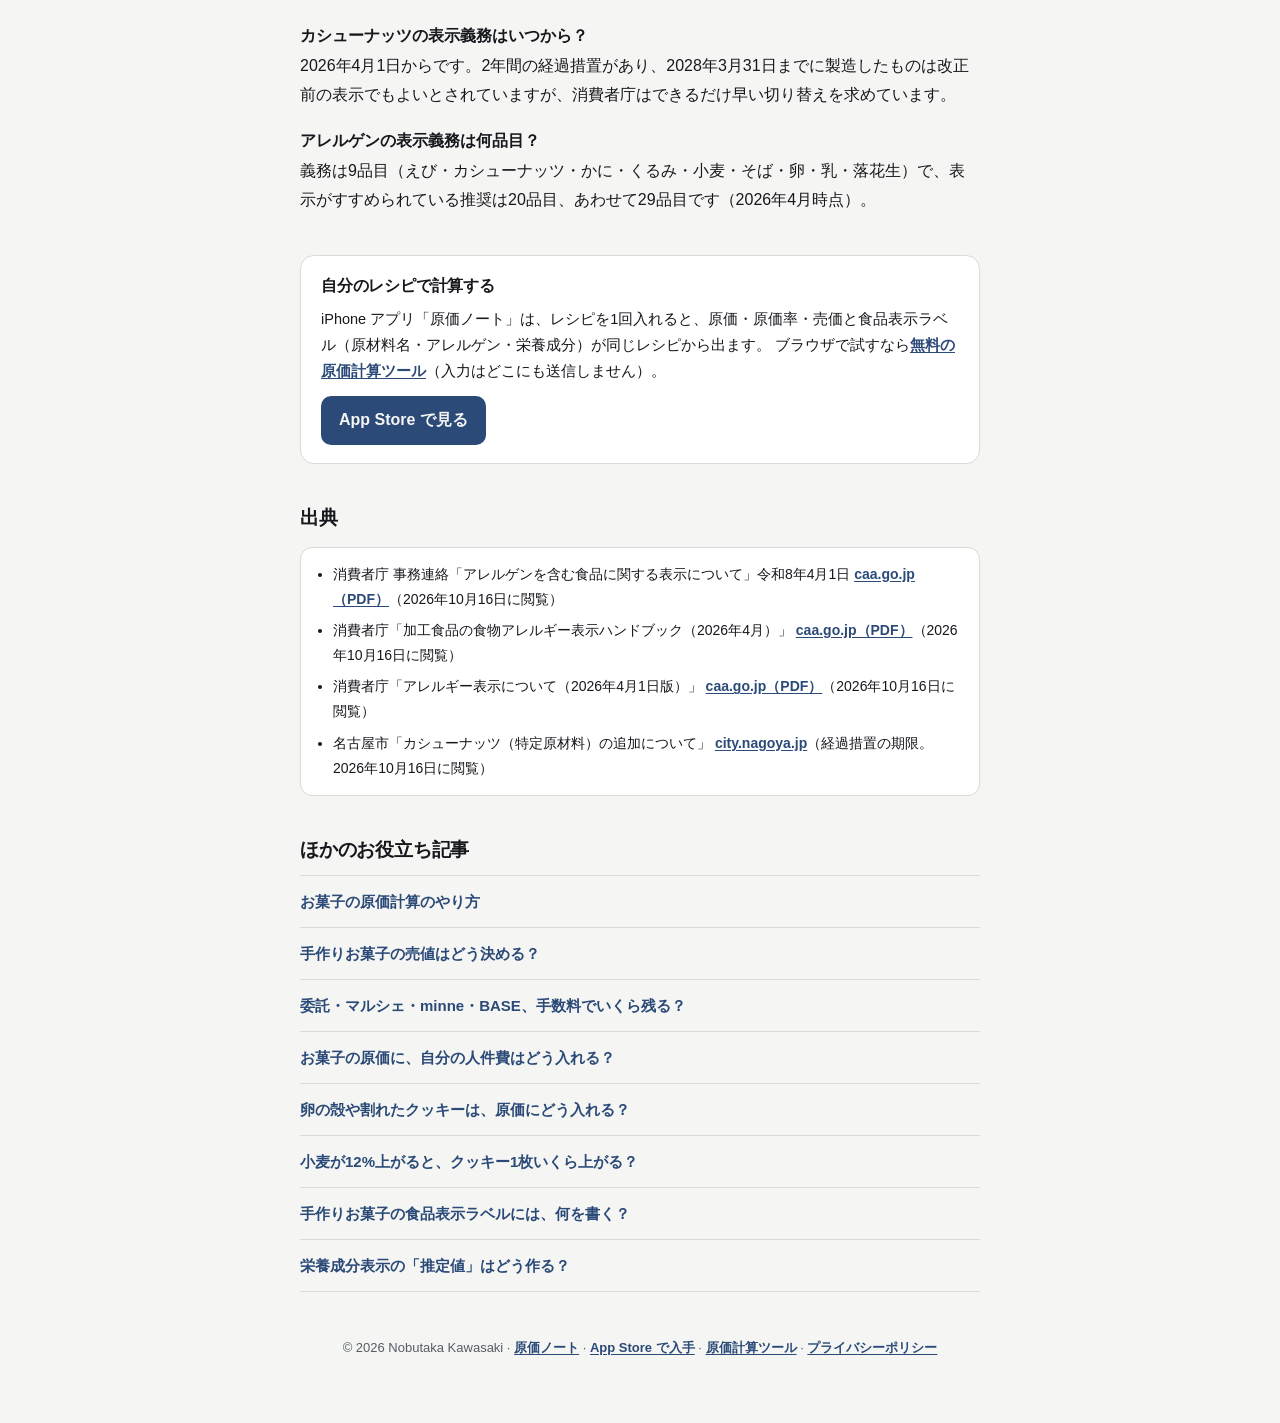
<file: allergen-hyoji.html>
<!DOCTYPE html>
<html lang="ja">
<head>
<meta charset="utf-8">
<meta name="viewport" content="width=device-width, initial-scale=1">
<title>カシューナッツの表示義務はいつから？手作りお菓子のアレルゲン表示【2026年】</title>
<meta name="description" content="カシューナッツは2026年4月1日から表示義務のある特定原材料になりました（経過措置は2028年3月31日まで）。義務9品目・推奨20品目と、手作りお菓子のラベルでの書き方を消費者庁の資料で確認しました。">
<link rel="stylesheet" href="guide.css">
<meta property="og:title" content="カシューナッツの表示義務はいつから？">
<meta property="og:description" content="カシューナッツは2026年4月1日から表示義務のある特定原材料になりました（経過措置は2028年3月31日まで）。義務9品目・推奨20品目と、手作りお菓子のラベルでの書き方を消費者庁の資料で確認しました。">
<meta property="og:url" content="https://nosunosukawa.github.io/genkanote-site/allergen-hyoji.html">
<meta property="og:type" content="article">
<link rel="canonical" href="https://nosunosukawa.github.io/genkanote-site/allergen-hyoji.html">
<meta name="apple-itunes-app" content="app-id=6799887510">
<script type="application/ld+json">
{
 "@context": "https://schema.org",
 "@type": "Article",
 "headline": "カシューナッツの表示義務はいつから？",
 "inLanguage": "ja",
 "datePublished": "2026-10-16",
 "dateModified": "2026-10-16",
 "author": {
  "@type": "Person",
  "name": "Nobutaka Kawasaki"
 },
 "mainEntityOfPage": "https://nosunosukawa.github.io/genkanote-site/allergen-hyoji.html"
}
</script>
<!-- faq-ld:start（node make-genka-example.mjs が本文の「よくある質問」から生成。手で直さない） -->
<script type="application/ld+json">
{
 "@context": "https://schema.org",
 "@type": "FAQPage",
 "inLanguage": "ja",
 "mainEntity": [
  {
   "@type": "Question",
   "name": "カシューナッツの表示義務はいつから？",
   "acceptedAnswer": {
    "@type": "Answer",
    "text": "2026年4月1日からです。2年間の経過措置があり、2028年3月31日までに製造したものは改正前の表示でもよいとされていますが、消費者庁はできるだけ早い切り替えを求めています。"
   }
  },
  {
   "@type": "Question",
   "name": "アレルゲンの表示義務は何品目？",
   "acceptedAnswer": {
    "@type": "Answer",
    "text": "義務は9品目（えび・カシューナッツ・かに・くるみ・小麦・そば・卵・乳・落花生）で、表示がすすめられている推奨は20品目、あわせて29品目です（2026年4月時点）。"
   }
  }
 ]
}
</script>
  <!-- faq-ld:end -->
<script defer src="https://static.cloudflareinsights.com/beacon.min.js" data-cf-beacon='{"token": "da30c37073e746159a379341e417854d"}'></script>
<link rel="icon" type="image/png" href="assets/favicon.png">
<link rel="apple-touch-icon" href="assets/apple-touch-icon.png">
</head>
<body>
<div class="wrap">

  <header>
    <p class="crumb"><a href="index.html">原価ノート</a> › <a href="index.html#guides">お役立ち記事</a></p>
    <h1>カシューナッツの表示義務は<br>いつから？</h1>
    <p class="meta">2026年10月16日。原材料名・栄養の例は、アプリ「原価ノート」と同じ計算エンジンで作っています。</p>
  </header>

  <p class="lead">カシューナッツは<strong>2026年4月1日</strong>から、表示が義務の品目（特定原材料）になりました。義務は9品目、表示がすすめられている品目（推奨）は20品目です。</p>

  <h2>いつから？経過措置は？</h2>
  <p>2026年4月1日の食品表示基準の改正で、カシューナッツが特定原材料に加わりました。
     消費者庁は2年間の経過措置を設けたうえで、できるだけ早く表示するよう求めています。</p>
  <p>名古屋市の案内では、2028年3月31日までに製造・加工・輸入したものは改正前の表示でもよいとされています。
     同じ日に、ピスタチオが推奨の品目に加わりました。</p>

  <!-- data:start（node make-genka-example.mjs が生成。手で直さない） -->
  <h2>表示する品目（2026年4月から）</h2>
  <div class="scroll">
    <table class="wrapcells">
      <tbody>
        <tr><th scope="row">義務<br>9品目</th><td>えび・かに・くるみ・小麦・そば・卵・乳成分・落花生・カシューナッツ</td></tr>
        <tr><th scope="row">推奨<br>20品目</th><td>アーモンド・あわび・いか・いくら・オレンジ・キウイフルーツ・牛肉・ごま・さけ・さば・大豆・鶏肉・バナナ・豚肉・ピスタチオ・マカダミアナッツ・もも・やまいも・りんご・ゼラチン</td></tr>
      </tbody>
    </table>
  </div>
  <p class="muted">表の並びは原価ノートの登録順です。「乳」はラベルでは「乳成分」と書きます。</p>

  <h2>例: アーモンドをカシューナッツに替えたクッキー</h2>
  <p>同じ配合でアーモンドパウダー50gをカシューナッツ50gに替えると、原材料名はこうなります（原価ノートの計算エンジンで作成）。</p>
  <p class="labelline">小麦粉、バター、砂糖、卵、カシューナッツ、（一部に小麦・卵・乳成分・カシューナッツを含む）</p>
  <p>替える前はこうでした。</p>
  <p class="labelline">小麦粉、バター、砂糖、卵、アーモンドパウダー、（一部に小麦・卵・乳成分・アーモンドを含む）</p>
  <!-- data:end -->

  <h2>書き方の決まり（要点）</h2>
  <ul class="list">
    <li>原則は原材料ごとの<strong>個別表示</strong>。難しいときは最後にまとめる<strong>一括表示</strong>「（一部に…を含む）」</li>
    <li>個別表示と一括表示は混ぜて使えません。</li>
    <li>「乳」は「乳成分を含む」と書きます。</li>
    <li>「入っているかもしれない」という書き方はできません。同じ場所で扱っている注意書きは、表示の枠の外に書きます。</li>
    <li>表示できる面が30cm²以下でも、アレルギー表示は省けません。</li>
    <li>推奨の品目まで見ているなら、「この食品は29品目のアレルゲンを対象範囲としています。」のように枠の近くに書くのが望ましいとされています。</li>
  </ul>
  <p class="note">この記事は消費者庁の資料の要点を短く言い換えたものです。必要な表示は売り方や品目で変わります。売り始める前に、保健所や消費者庁の資料で確かめてください。</p>

  <section class="faq">
    <h2>よくある質問</h2>
  <!-- faq:start -->
    <h3>カシューナッツの表示義務はいつから？</h3>
    <p>2026年4月1日からです。2年間の経過措置があり、2028年3月31日までに製造したものは改正前の表示でもよいとされていますが、消費者庁はできるだけ早い切り替えを求めています。</p>
    <h3>アレルゲンの表示義務は何品目？</h3>
    <p>義務は9品目（えび・カシューナッツ・かに・くるみ・小麦・そば・卵・乳・落花生）で、表示がすすめられている推奨は20品目、あわせて29品目です（2026年4月時点）。</p>
  <!-- faq:end -->
  </section>

  <div class="cta">
    <h2>自分のレシピで計算する</h2>
    <p>iPhone アプリ「原価ノート」は、レシピを1回入れると、原価・原価率・売価と食品表示ラベル（原材料名・アレルゲン・栄養成分）が同じレシピから出ます。
       ブラウザで試すなら<a href="genka-calculator.html">無料の原価計算ツール</a>（入力はどこにも送信しません）。</p>
    <a class="btn" href="https://apps.apple.com/jp/app/id6799887510" target="_blank" rel="noopener">App Store で見る</a>
  </div>

  <h2>出典</h2>
  <ul class="src">
    <li>消費者庁 事務連絡「アレルゲンを含む食品に関する表示について」令和8年4月1日 <a href="https://www.caa.go.jp/policies/policy/food_labeling/food_sanitation/allergy/assets/food_labeling_cms204_260401_03.pdf" target="_blank" rel="noopener">caa.go.jp（PDF）</a>（2026年10月16日に閲覧）</li>
    <li>消費者庁「加工食品の食物アレルギー表示ハンドブック（2026年4月）」 <a href="https://www.caa.go.jp/policies/policy/food_labeling/food_sanitation/allergy/assets/food_labeling_cms204_260401_02.pdf" target="_blank" rel="noopener">caa.go.jp（PDF）</a>（2026年10月16日に閲覧）</li>
    <li>消費者庁「アレルギー表示について（2026年4月1日版）」 <a href="https://www.caa.go.jp/policies/policy/food_labeling/food_sanitation/allergy/assets/food_labeling_cms204_260401_01.pdf" target="_blank" rel="noopener">caa.go.jp（PDF）</a>（2026年10月16日に閲覧）</li>
    <li>名古屋市「カシューナッツ（特定原材料）の追加について」 <a href="https://www.city.nagoya.jp/kenkofukushi/eisei/1014927/1015056/1015091.html" target="_blank" rel="noopener">city.nagoya.jp</a>（経過措置の期限。2026年10月16日に閲覧）</li>
  </ul>

  <!-- related:start（node make-genka-example.mjs が生成。手で直さない） -->
  <nav class="related" aria-label="お役立ち記事">
    <h2>ほかのお役立ち記事</h2>
    <ul>
      <li><a href="okashi-genka.html">お菓子の原価計算のやり方</a></li>
      <li><a href="baika-kimekata.html">手作りお菓子の売値はどう決める？</a></li>
      <li><a href="tesuuryou-hikaku.html">委託・マルシェ・minne・BASE、手数料でいくら残る？</a></li>
      <li><a href="jinkenhi.html">お菓子の原価に、自分の人件費はどう入れる？</a></li>
      <li><a href="budomari.html">卵の殻や割れたクッキーは、原価にどう入れる？</a></li>
      <li><a href="komugi-neage.html">小麦が12%上がると、クッキー1枚いくら上がる？</a></li>
      <li><a href="shokuhin-hyoji.html">手作りお菓子の食品表示ラベルには、何を書く？</a></li>
      <li><a href="eiyo-suiteichi.html">栄養成分表示の「推定値」はどう作る？</a></li>
    </ul>
  </nav>
  <!-- related:end -->

  <footer>
    © 2026 Nobutaka Kawasaki · <a href="index.html">原価ノート</a> · <a href="https://apps.apple.com/jp/app/id6799887510" target="_blank" rel="noopener">App Store で入手</a> · <a href="genka-calculator.html">原価計算ツール</a> · <a href="privacy.html">プライバシーポリシー</a>
  </footer>

</div>
</body>
</html>
</file>
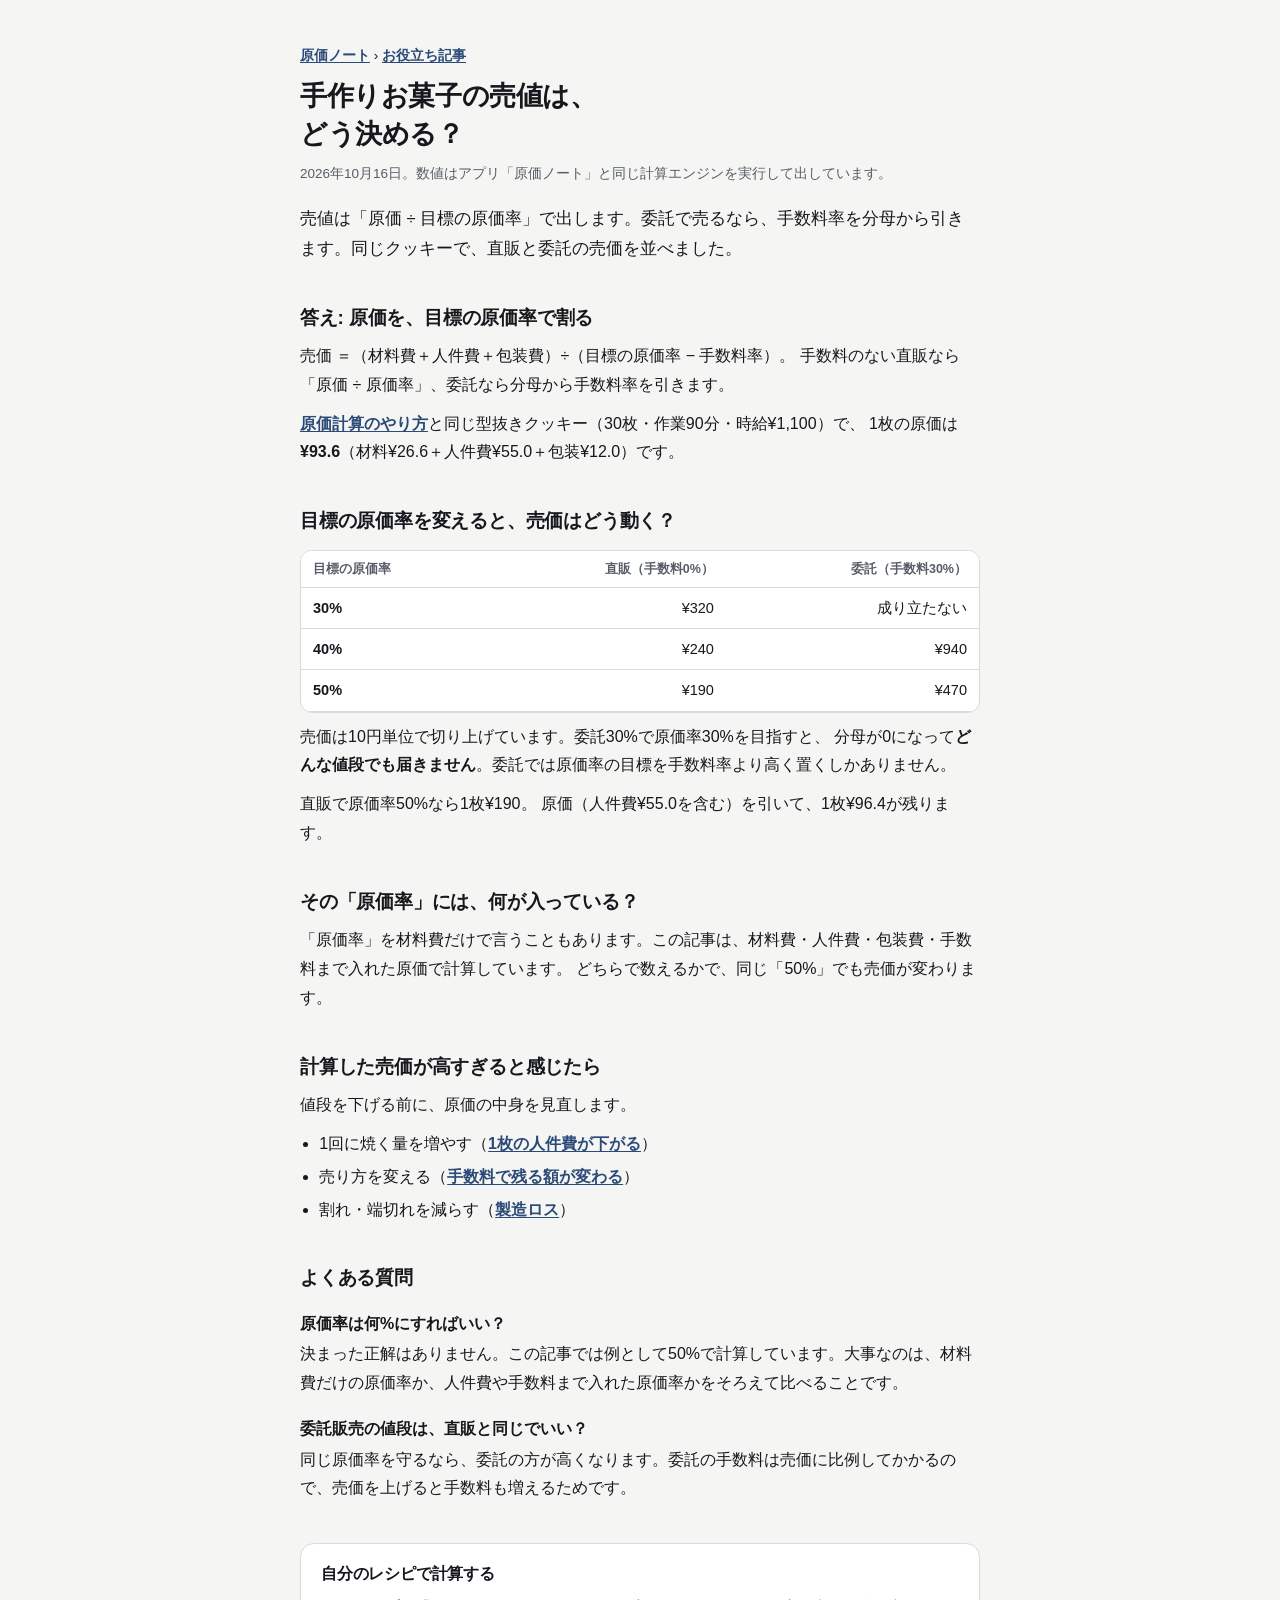
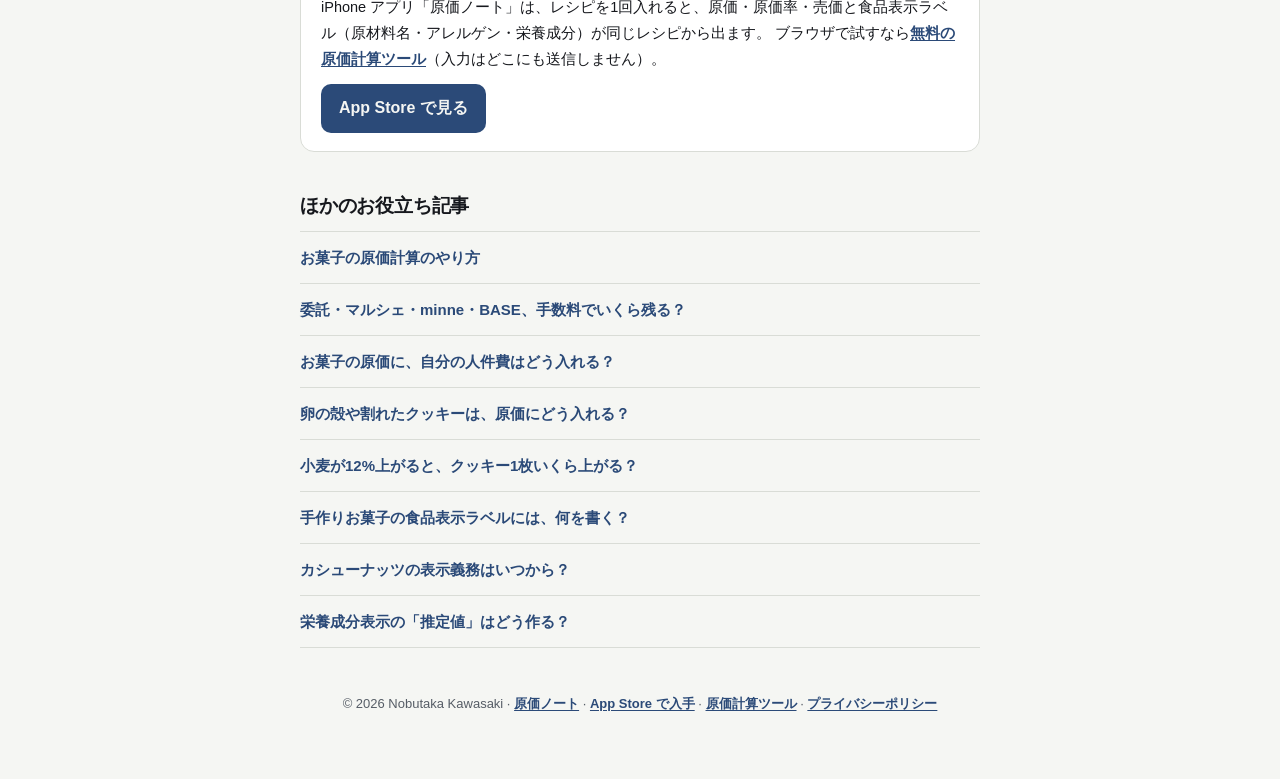
<file: baika-kimekata.html>
<!DOCTYPE html>
<html lang="ja">
<head>
<meta charset="utf-8">
<meta name="viewport" content="width=device-width, initial-scale=1">
<title>手作りお菓子の売値はどう決める？【原価率から逆算・計算例つき】</title>
<meta name="description" content="手作りお菓子の売値は「原価 ÷ 目標の原価率」で出します。委託なら手数料率を分母から引きます。クッキー1枚で、直販と委託の売価を原価率30・40・50%で並べました。">
<link rel="stylesheet" href="guide.css">
<meta property="og:title" content="手作りお菓子の売値は、どう決める？">
<meta property="og:description" content="手作りお菓子の売値は「原価 ÷ 目標の原価率」で出します。委託なら手数料率を分母から引きます。クッキー1枚で、直販と委託の売価を原価率30・40・50%で並べました。">
<meta property="og:url" content="https://nosunosukawa.github.io/genkanote-site/baika-kimekata.html">
<meta property="og:type" content="article">
<link rel="canonical" href="https://nosunosukawa.github.io/genkanote-site/baika-kimekata.html">
<meta name="apple-itunes-app" content="app-id=6799887510">
<script type="application/ld+json">
{
 "@context": "https://schema.org",
 "@type": "Article",
 "headline": "手作りお菓子の売値は、どう決める？",
 "inLanguage": "ja",
 "datePublished": "2026-10-16",
 "dateModified": "2026-10-16",
 "author": {
  "@type": "Person",
  "name": "Nobutaka Kawasaki"
 },
 "mainEntityOfPage": "https://nosunosukawa.github.io/genkanote-site/baika-kimekata.html"
}
</script>
<!-- faq-ld:start（node make-genka-example.mjs が本文の「よくある質問」から生成。手で直さない） -->
<script type="application/ld+json">
{
 "@context": "https://schema.org",
 "@type": "FAQPage",
 "inLanguage": "ja",
 "mainEntity": [
  {
   "@type": "Question",
   "name": "原価率は何%にすればいい？",
   "acceptedAnswer": {
    "@type": "Answer",
    "text": "決まった正解はありません。この記事では例として50%で計算しています。大事なのは、材料費だけの原価率か、人件費や手数料まで入れた原価率かをそろえて比べることです。"
   }
  },
  {
   "@type": "Question",
   "name": "委託販売の値段は、直販と同じでいい？",
   "acceptedAnswer": {
    "@type": "Answer",
    "text": "同じ原価率を守るなら、委託の方が高くなります。委託の手数料は売価に比例してかかるので、売価を上げると手数料も増えるためです。"
   }
  }
 ]
}
</script>
  <!-- faq-ld:end -->
<script defer src="https://static.cloudflareinsights.com/beacon.min.js" data-cf-beacon='{"token": "da30c37073e746159a379341e417854d"}'></script>
<link rel="icon" type="image/png" href="assets/favicon.png">
<link rel="apple-touch-icon" href="assets/apple-touch-icon.png">
</head>
<body>
<div class="wrap">

  <header>
    <p class="crumb"><a href="index.html">原価ノート</a> › <a href="index.html#guides">お役立ち記事</a></p>
    <h1>手作りお菓子の売値は、<br>どう決める？</h1>
    <p class="meta">2026年10月16日。数値はアプリ「原価ノート」と同じ計算エンジンを実行して出しています。</p>
  </header>

  <p class="lead">売値は「原価 ÷ 目標の原価率」で出します。委託で売るなら、手数料率を分母から引きます。同じクッキーで、直販と委託の売価を並べました。</p>

  <!-- data:start（node make-genka-example.mjs が生成。手で直さない） -->
  <h2>答え: 原価を、目標の原価率で割る</h2>
  <p>売価 ＝（材料費＋人件費＋包装費）÷（目標の原価率 − 手数料率）。
     手数料のない直販なら「原価 ÷ 原価率」、委託なら分母から手数料率を引きます。</p>
  <p><a href="okashi-genka.html">原価計算のやり方</a>と同じ型抜きクッキー（30枚・作業90分・時給¥1,100）で、
     1枚の原価は<strong>¥93.6</strong>（材料¥26.6＋人件費¥55.0＋包装¥12.0）です。</p>

  <h2>目標の原価率を変えると、売価はどう動く？</h2>
  <div class="scroll">
    <table>
      <thead><tr><th>目標の原価率</th><th>直販（手数料0%）</th><th>委託（手数料30%）</th></tr></thead>
      <tbody>
        <tr><th scope="row">30%</th><td>¥320</td><td>成り立たない</td></tr>
        <tr><th scope="row">40%</th><td>¥240</td><td>¥940</td></tr>
        <tr><th scope="row">50%</th><td>¥190</td><td>¥470</td></tr>
      </tbody>
    </table>
  </div>
  <p class="hint">表は横にスワイプできます →</p>
  <p>売価は10円単位で切り上げています。委託30%で原価率30%を目指すと、
     分母が0になって<strong>どんな値段でも届きません</strong>。委託では原価率の目標を手数料率より高く置くしかありません。</p>
  <p>直販で原価率50%なら1枚¥190。
     原価（人件費¥55.0を含む）を引いて、1枚¥96.4が残ります。</p>
  <!-- data:end -->

  <h2>その「原価率」には、何が入っている？</h2>
  <p>「原価率」を材料費だけで言うこともあります。この記事は、材料費・人件費・包装費・手数料まで入れた原価で計算しています。
     どちらで数えるかで、同じ「50%」でも売価が変わります。</p>

  <h2>計算した売価が高すぎると感じたら</h2>
  <p>値段を下げる前に、原価の中身を見直します。</p>
  <ul class="list">
    <li>1回に焼く量を増やす（<a href="jinkenhi.html">1枚の人件費が下がる</a>）</li>
    <li>売り方を変える（<a href="tesuuryou-hikaku.html">手数料で残る額が変わる</a>）</li>
    <li>割れ・端切れを減らす（<a href="budomari.html">製造ロス</a>）</li>
  </ul>

  <section class="faq">
    <h2>よくある質問</h2>
  <!-- faq:start -->
    <h3>原価率は何%にすればいい？</h3>
    <p>決まった正解はありません。この記事では例として50%で計算しています。大事なのは、材料費だけの原価率か、人件費や手数料まで入れた原価率かをそろえて比べることです。</p>
    <h3>委託販売の値段は、直販と同じでいい？</h3>
    <p>同じ原価率を守るなら、委託の方が高くなります。委託の手数料は売価に比例してかかるので、売価を上げると手数料も増えるためです。</p>
  <!-- faq:end -->
  </section>

  <div class="cta">
    <h2>自分のレシピで計算する</h2>
    <p>iPhone アプリ「原価ノート」は、レシピを1回入れると、原価・原価率・売価と食品表示ラベル（原材料名・アレルゲン・栄養成分）が同じレシピから出ます。
       ブラウザで試すなら<a href="genka-calculator.html">無料の原価計算ツール</a>（入力はどこにも送信しません）。</p>
    <a class="btn" href="https://apps.apple.com/jp/app/id6799887510" target="_blank" rel="noopener">App Store で見る</a>
  </div>

  <!-- related:start（node make-genka-example.mjs が生成。手で直さない） -->
  <nav class="related" aria-label="お役立ち記事">
    <h2>ほかのお役立ち記事</h2>
    <ul>
      <li><a href="okashi-genka.html">お菓子の原価計算のやり方</a></li>
      <li><a href="tesuuryou-hikaku.html">委託・マルシェ・minne・BASE、手数料でいくら残る？</a></li>
      <li><a href="jinkenhi.html">お菓子の原価に、自分の人件費はどう入れる？</a></li>
      <li><a href="budomari.html">卵の殻や割れたクッキーは、原価にどう入れる？</a></li>
      <li><a href="komugi-neage.html">小麦が12%上がると、クッキー1枚いくら上がる？</a></li>
      <li><a href="shokuhin-hyoji.html">手作りお菓子の食品表示ラベルには、何を書く？</a></li>
      <li><a href="allergen-hyoji.html">カシューナッツの表示義務はいつから？</a></li>
      <li><a href="eiyo-suiteichi.html">栄養成分表示の「推定値」はどう作る？</a></li>
    </ul>
  </nav>
  <!-- related:end -->

  <footer>
    © 2026 Nobutaka Kawasaki · <a href="index.html">原価ノート</a> · <a href="https://apps.apple.com/jp/app/id6799887510" target="_blank" rel="noopener">App Store で入手</a> · <a href="genka-calculator.html">原価計算ツール</a> · <a href="privacy.html">プライバシーポリシー</a>
  </footer>

</div>
</body>
</html>
</file>
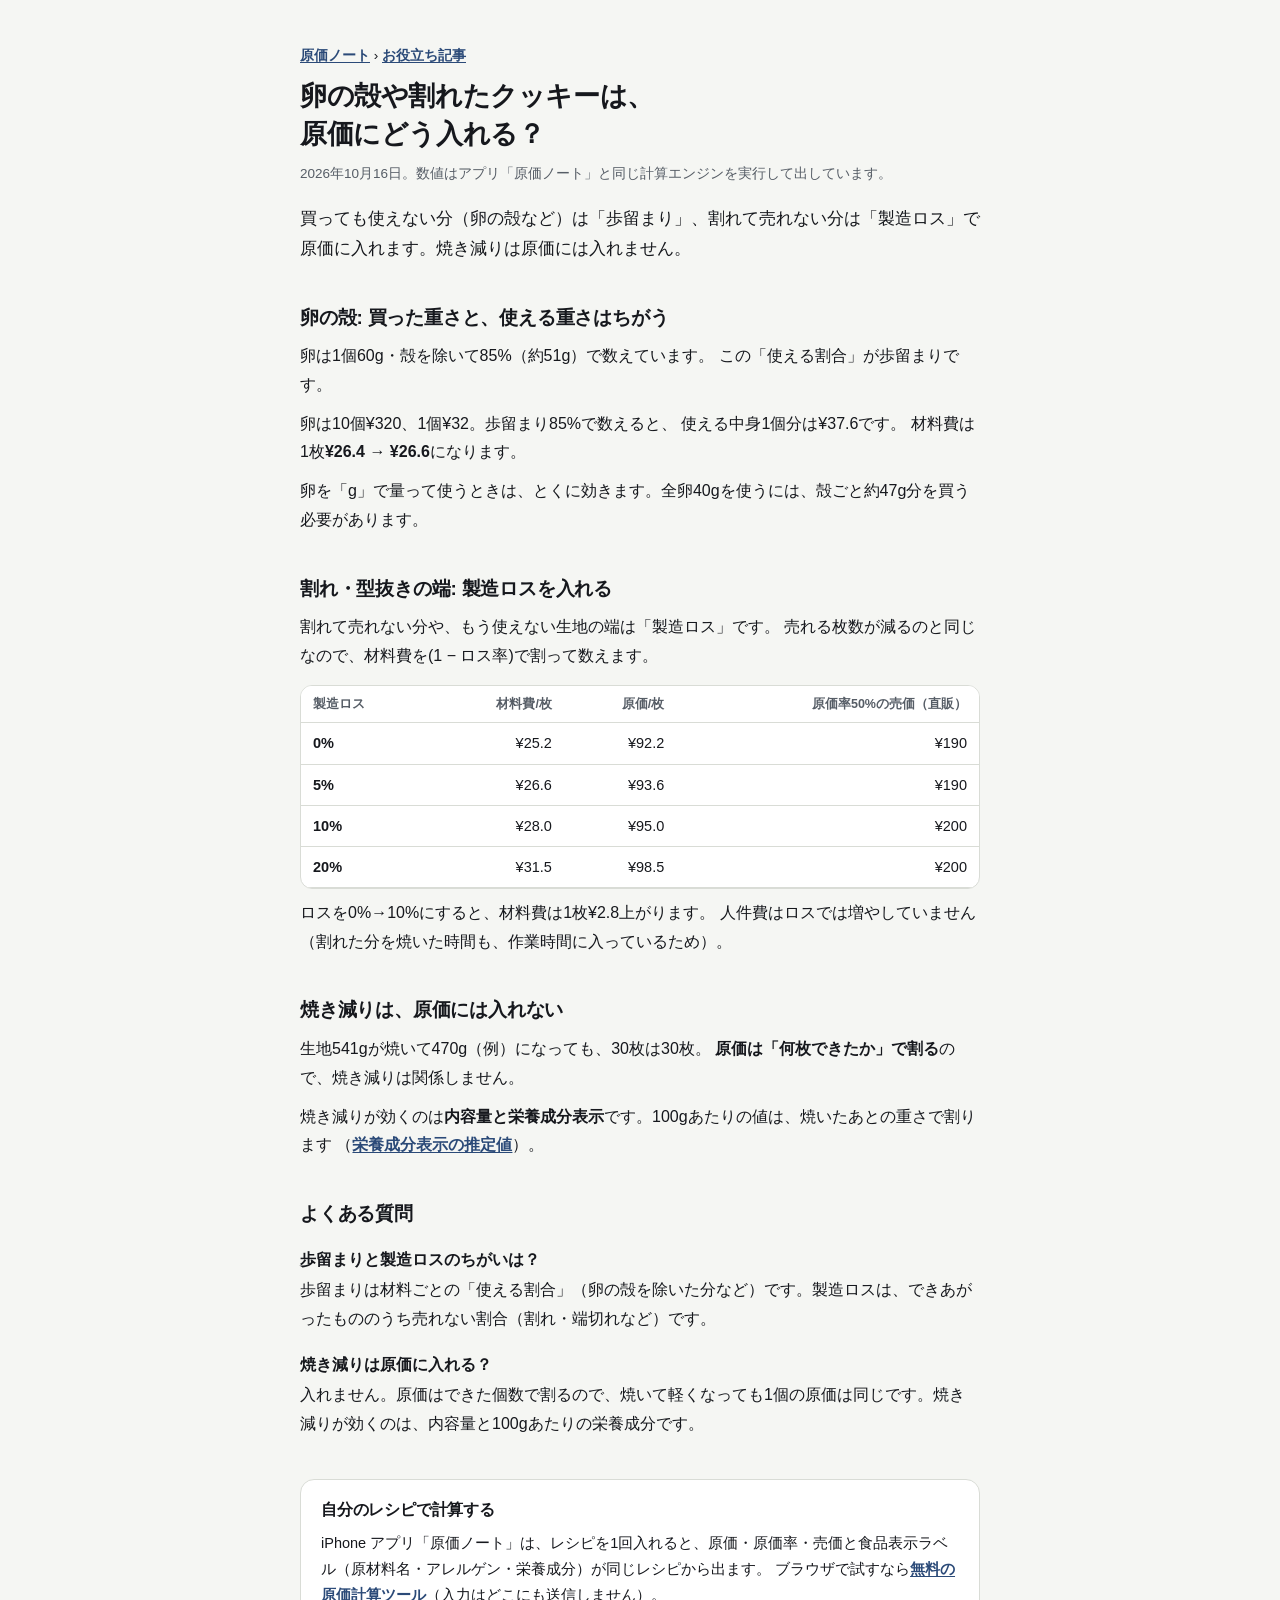
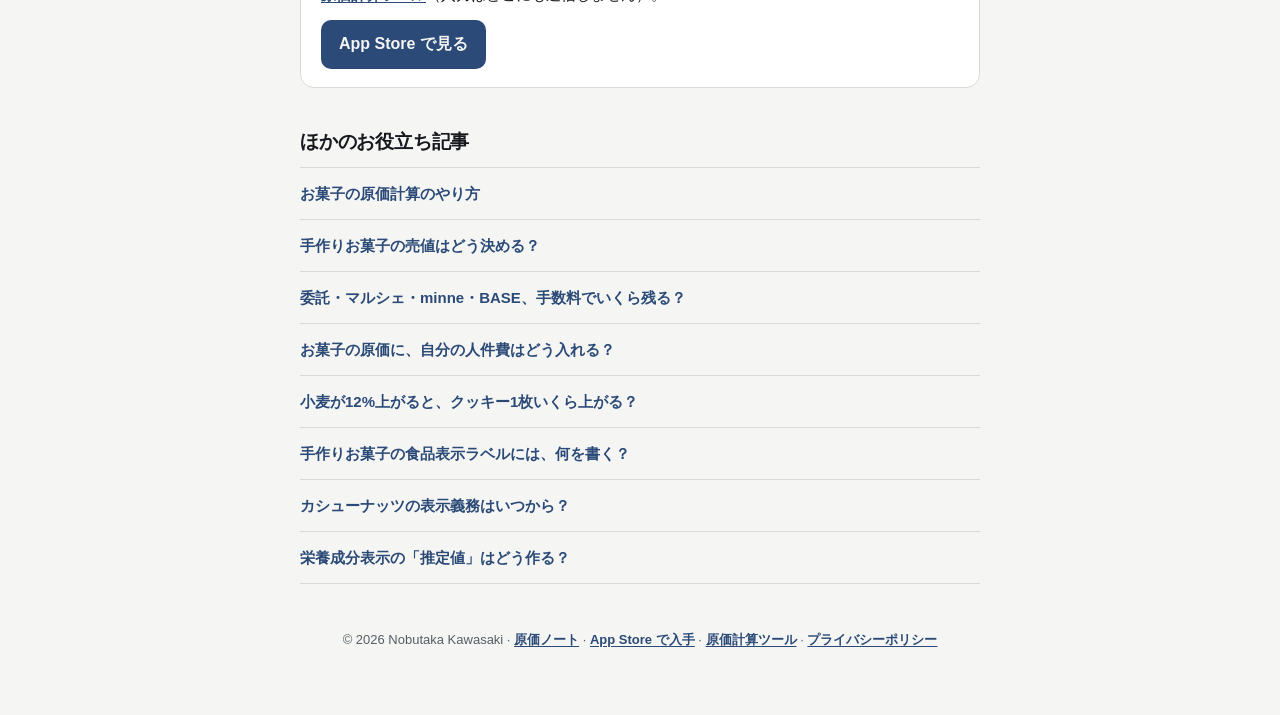
<file: budomari.html>
<!DOCTYPE html>
<html lang="ja">
<head>
<meta charset="utf-8">
<meta name="viewport" content="width=device-width, initial-scale=1">
<title>卵の殻や割れたクッキーは、原価にどう入れる？【歩留まり・製造ロス・焼き減り】</title>
<meta name="description" content="卵の殻のように使えない分は歩留まり、割れて売れない分は製造ロスとして原価に入れます。焼き減りは原価には入れません。クッキー1枚で、製造ロス0〜20%の原価と売価を計算しました。">
<link rel="stylesheet" href="guide.css">
<meta property="og:title" content="卵の殻や割れたクッキーは、原価にどう入れる？">
<meta property="og:description" content="卵の殻のように使えない分は歩留まり、割れて売れない分は製造ロスとして原価に入れます。焼き減りは原価には入れません。クッキー1枚で、製造ロス0〜20%の原価と売価を計算しました。">
<meta property="og:url" content="https://nosunosukawa.github.io/genkanote-site/budomari.html">
<meta property="og:type" content="article">
<link rel="canonical" href="https://nosunosukawa.github.io/genkanote-site/budomari.html">
<meta name="apple-itunes-app" content="app-id=6799887510">
<script type="application/ld+json">
{
 "@context": "https://schema.org",
 "@type": "Article",
 "headline": "卵の殻や割れたクッキーは、原価にどう入れる？",
 "inLanguage": "ja",
 "datePublished": "2026-10-16",
 "dateModified": "2026-10-16",
 "author": {
  "@type": "Person",
  "name": "Nobutaka Kawasaki"
 },
 "mainEntityOfPage": "https://nosunosukawa.github.io/genkanote-site/budomari.html"
}
</script>
<!-- faq-ld:start（node make-genka-example.mjs が本文の「よくある質問」から生成。手で直さない） -->
<script type="application/ld+json">
{
 "@context": "https://schema.org",
 "@type": "FAQPage",
 "inLanguage": "ja",
 "mainEntity": [
  {
   "@type": "Question",
   "name": "歩留まりと製造ロスのちがいは？",
   "acceptedAnswer": {
    "@type": "Answer",
    "text": "歩留まりは材料ごとの「使える割合」（卵の殻を除いた分など）です。製造ロスは、できあがったもののうち売れない割合（割れ・端切れなど）です。"
   }
  },
  {
   "@type": "Question",
   "name": "焼き減りは原価に入れる？",
   "acceptedAnswer": {
    "@type": "Answer",
    "text": "入れません。原価はできた個数で割るので、焼いて軽くなっても1個の原価は同じです。焼き減りが効くのは、内容量と100gあたりの栄養成分です。"
   }
  }
 ]
}
</script>
  <!-- faq-ld:end -->
<script defer src="https://static.cloudflareinsights.com/beacon.min.js" data-cf-beacon='{"token": "da30c37073e746159a379341e417854d"}'></script>
<link rel="icon" type="image/png" href="assets/favicon.png">
<link rel="apple-touch-icon" href="assets/apple-touch-icon.png">
</head>
<body>
<div class="wrap">

  <header>
    <p class="crumb"><a href="index.html">原価ノート</a> › <a href="index.html#guides">お役立ち記事</a></p>
    <h1>卵の殻や割れたクッキーは、<br>原価にどう入れる？</h1>
    <p class="meta">2026年10月16日。数値はアプリ「原価ノート」と同じ計算エンジンを実行して出しています。</p>
  </header>

  <p class="lead">買っても使えない分（卵の殻など）は「歩留まり」、割れて売れない分は「製造ロス」で原価に入れます。焼き減りは原価には入れません。</p>

  <!-- data:start（node make-genka-example.mjs が生成。手で直さない） -->
  <h2>卵の殻: 買った重さと、使える重さはちがう</h2>
  <p>卵は1個60g・殻を除いて85%（約51g）で数えています。
     この「使える割合」が歩留まりです。</p>
  <p>卵は10個¥320、1個¥32。歩留まり85%で数えると、
     使える中身1個分は¥37.6です。
     材料費は1枚<strong>¥26.4 → ¥26.6</strong>になります。</p>
  <p>卵を「g」で量って使うときは、とくに効きます。全卵40gを使うには、殻ごと約47g分を買う必要があります。</p>

  <h2>割れ・型抜きの端: 製造ロスを入れる</h2>
  <p>割れて売れない分や、もう使えない生地の端は「製造ロス」です。
     売れる枚数が減るのと同じなので、材料費を(1 − ロス率)で割って数えます。</p>
  <div class="scroll">
    <table>
      <thead><tr><th>製造ロス</th><th>材料費/枚</th><th>原価/枚</th><th>原価率50%の売価（直販）</th></tr></thead>
      <tbody>
        <tr><th scope="row">0%</th><td>¥25.2</td><td>¥92.2</td><td>¥190</td></tr>
        <tr><th scope="row">5%</th><td>¥26.6</td><td>¥93.6</td><td>¥190</td></tr>
        <tr><th scope="row">10%</th><td>¥28.0</td><td>¥95.0</td><td>¥200</td></tr>
        <tr><th scope="row">20%</th><td>¥31.5</td><td>¥98.5</td><td>¥200</td></tr>
      </tbody>
    </table>
  </div>
  <p class="hint">表は横にスワイプできます →</p>
  <p>ロスを0%→10%にすると、材料費は1枚¥2.8上がります。
     人件費はロスでは増やしていません（割れた分を焼いた時間も、作業時間に入っているため）。</p>

  <h2>焼き減りは、原価には入れない</h2>
  <p>生地541gが焼いて470g（例）になっても、30枚は30枚。
     <strong>原価は「何枚できたか」で割る</strong>ので、焼き減りは関係しません。</p>
  <p>焼き減りが効くのは<strong>内容量と栄養成分表示</strong>です。100gあたりの値は、焼いたあとの重さで割ります
     （<a href="eiyo-suiteichi.html">栄養成分表示の推定値</a>）。</p>
  <!-- data:end -->

  <section class="faq">
    <h2>よくある質問</h2>
  <!-- faq:start -->
    <h3>歩留まりと製造ロスのちがいは？</h3>
    <p>歩留まりは材料ごとの「使える割合」（卵の殻を除いた分など）です。製造ロスは、できあがったもののうち売れない割合（割れ・端切れなど）です。</p>
    <h3>焼き減りは原価に入れる？</h3>
    <p>入れません。原価はできた個数で割るので、焼いて軽くなっても1個の原価は同じです。焼き減りが効くのは、内容量と100gあたりの栄養成分です。</p>
  <!-- faq:end -->
  </section>

  <div class="cta">
    <h2>自分のレシピで計算する</h2>
    <p>iPhone アプリ「原価ノート」は、レシピを1回入れると、原価・原価率・売価と食品表示ラベル（原材料名・アレルゲン・栄養成分）が同じレシピから出ます。
       ブラウザで試すなら<a href="genka-calculator.html">無料の原価計算ツール</a>（入力はどこにも送信しません）。</p>
    <a class="btn" href="https://apps.apple.com/jp/app/id6799887510" target="_blank" rel="noopener">App Store で見る</a>
  </div>

  <!-- related:start（node make-genka-example.mjs が生成。手で直さない） -->
  <nav class="related" aria-label="お役立ち記事">
    <h2>ほかのお役立ち記事</h2>
    <ul>
      <li><a href="okashi-genka.html">お菓子の原価計算のやり方</a></li>
      <li><a href="baika-kimekata.html">手作りお菓子の売値はどう決める？</a></li>
      <li><a href="tesuuryou-hikaku.html">委託・マルシェ・minne・BASE、手数料でいくら残る？</a></li>
      <li><a href="jinkenhi.html">お菓子の原価に、自分の人件費はどう入れる？</a></li>
      <li><a href="komugi-neage.html">小麦が12%上がると、クッキー1枚いくら上がる？</a></li>
      <li><a href="shokuhin-hyoji.html">手作りお菓子の食品表示ラベルには、何を書く？</a></li>
      <li><a href="allergen-hyoji.html">カシューナッツの表示義務はいつから？</a></li>
      <li><a href="eiyo-suiteichi.html">栄養成分表示の「推定値」はどう作る？</a></li>
    </ul>
  </nav>
  <!-- related:end -->

  <footer>
    © 2026 Nobutaka Kawasaki · <a href="index.html">原価ノート</a> · <a href="https://apps.apple.com/jp/app/id6799887510" target="_blank" rel="noopener">App Store で入手</a> · <a href="genka-calculator.html">原価計算ツール</a> · <a href="privacy.html">プライバシーポリシー</a>
  </footer>

</div>
</body>
</html>
</file>
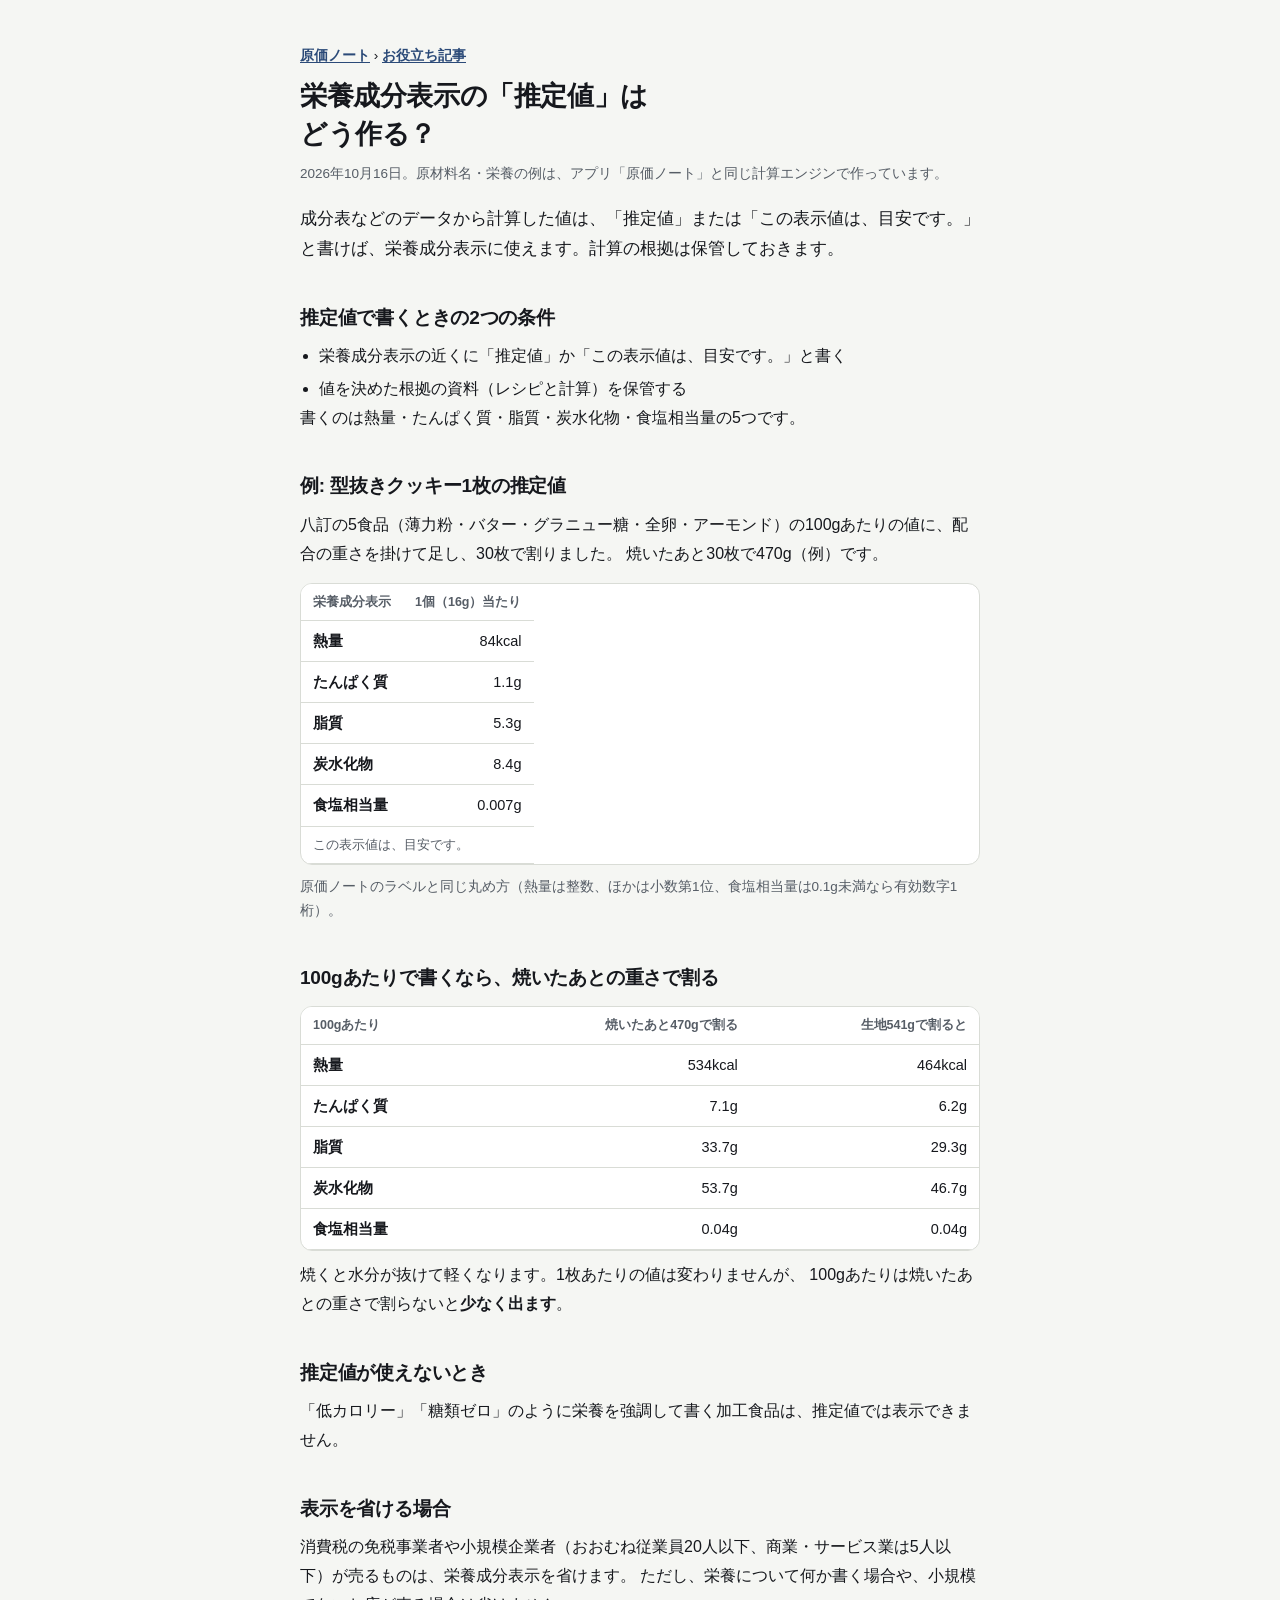
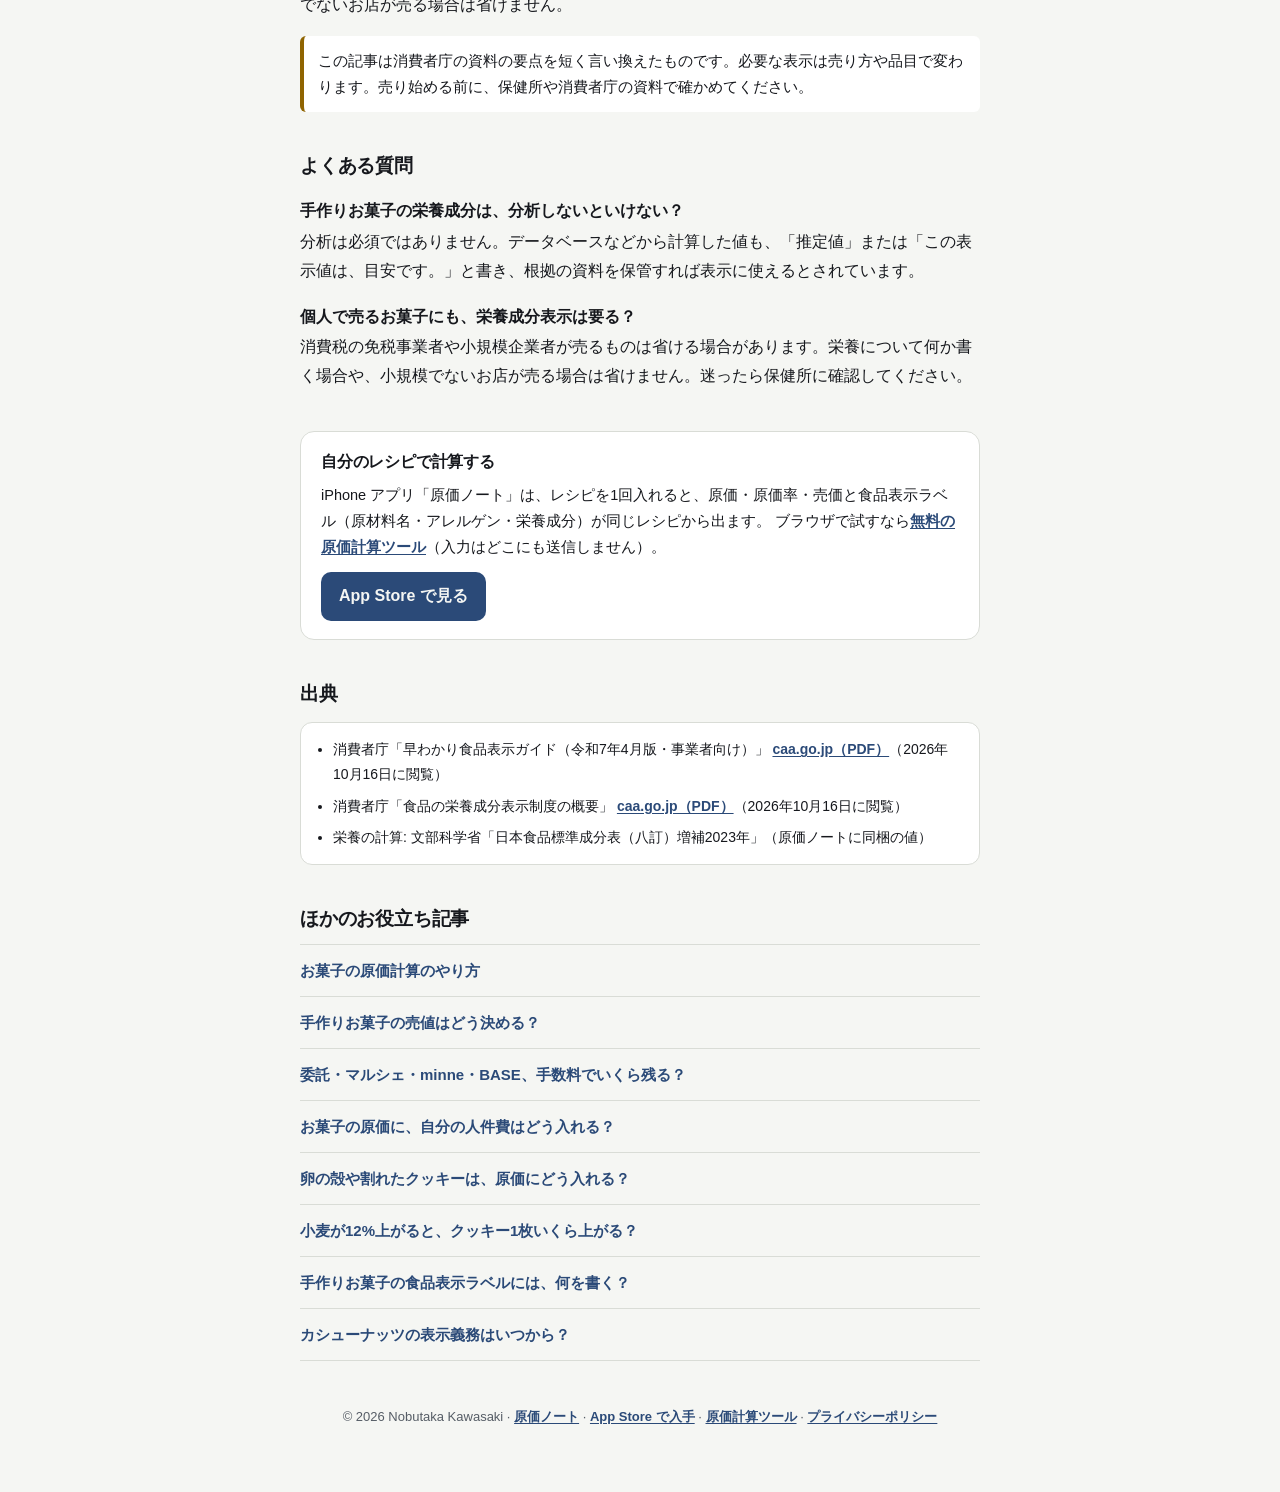
<file: eiyo-suiteichi.html>
<!DOCTYPE html>
<html lang="ja">
<head>
<meta charset="utf-8">
<meta name="viewport" content="width=device-width, initial-scale=1">
<title>栄養成分表示の「推定値」はどう作る？手作りお菓子の計算例つき</title>
<meta name="description" content="手作りお菓子の栄養成分表示は、日本食品標準成分表などから計算した推定値でも書けます。条件は「推定値」または「この表示値は、目安です。」の併記と根拠資料の保管。クッキー1枚で計算しました。">
<link rel="stylesheet" href="guide.css">
<meta property="og:title" content="栄養成分表示の「推定値」はどう作る？">
<meta property="og:description" content="手作りお菓子の栄養成分表示は、日本食品標準成分表などから計算した推定値でも書けます。条件は「推定値」または「この表示値は、目安です。」の併記と根拠資料の保管。クッキー1枚で計算しました。">
<meta property="og:url" content="https://nosunosukawa.github.io/genkanote-site/eiyo-suiteichi.html">
<meta property="og:type" content="article">
<link rel="canonical" href="https://nosunosukawa.github.io/genkanote-site/eiyo-suiteichi.html">
<meta name="apple-itunes-app" content="app-id=6799887510">
<script type="application/ld+json">
{
 "@context": "https://schema.org",
 "@type": "Article",
 "headline": "栄養成分表示の「推定値」はどう作る？",
 "inLanguage": "ja",
 "datePublished": "2026-10-16",
 "dateModified": "2026-10-16",
 "author": {
  "@type": "Person",
  "name": "Nobutaka Kawasaki"
 },
 "mainEntityOfPage": "https://nosunosukawa.github.io/genkanote-site/eiyo-suiteichi.html"
}
</script>
<!-- faq-ld:start（node make-genka-example.mjs が本文の「よくある質問」から生成。手で直さない） -->
<script type="application/ld+json">
{
 "@context": "https://schema.org",
 "@type": "FAQPage",
 "inLanguage": "ja",
 "mainEntity": [
  {
   "@type": "Question",
   "name": "手作りお菓子の栄養成分は、分析しないといけない？",
   "acceptedAnswer": {
    "@type": "Answer",
    "text": "分析は必須ではありません。データベースなどから計算した値も、「推定値」または「この表示値は、目安です。」と書き、根拠の資料を保管すれば表示に使えるとされています。"
   }
  },
  {
   "@type": "Question",
   "name": "個人で売るお菓子にも、栄養成分表示は要る？",
   "acceptedAnswer": {
    "@type": "Answer",
    "text": "消費税の免税事業者や小規模企業者が売るものは省ける場合があります。栄養について何か書く場合や、小規模でないお店が売る場合は省けません。迷ったら保健所に確認してください。"
   }
  }
 ]
}
</script>
  <!-- faq-ld:end -->
<script defer src="https://static.cloudflareinsights.com/beacon.min.js" data-cf-beacon='{"token": "da30c37073e746159a379341e417854d"}'></script>
<link rel="icon" type="image/png" href="assets/favicon.png">
<link rel="apple-touch-icon" href="assets/apple-touch-icon.png">
</head>
<body>
<div class="wrap">

  <header>
    <p class="crumb"><a href="index.html">原価ノート</a> › <a href="index.html#guides">お役立ち記事</a></p>
    <h1>栄養成分表示の「推定値」は<br>どう作る？</h1>
    <p class="meta">2026年10月16日。原材料名・栄養の例は、アプリ「原価ノート」と同じ計算エンジンで作っています。</p>
  </header>

  <p class="lead">成分表などのデータから計算した値は、「推定値」または「この表示値は、目安です。」と書けば、栄養成分表示に使えます。計算の根拠は保管しておきます。</p>

  <h2>推定値で書くときの2つの条件</h2>
  <ul class="list">
    <li>栄養成分表示の近くに「推定値」か「この表示値は、目安です。」と書く</li>
    <li>値を決めた根拠の資料（レシピと計算）を保管する</li>
  </ul>
  <p>書くのは熱量・たんぱく質・脂質・炭水化物・食塩相当量の5つです。</p>

  <!-- data:start（node make-genka-example.mjs が生成。手で直さない） -->
  <h2>例: 型抜きクッキー1枚の推定値</h2>
  <p>八訂の5食品（薄力粉・バター・グラニュー糖・全卵・アーモンド）の100gあたりの値に、配合の重さを掛けて足し、30枚で割りました。
     焼いたあと30枚で470g（例）です。</p>
  <div class="scroll">
    <table class="nut">
      <thead><tr><th>栄養成分表示</th><th>1個（16g）当たり</th></tr></thead>
      <tbody>
        <tr><th scope="row">熱量</th><td>84kcal</td></tr>
        <tr><th scope="row">たんぱく質</th><td>1.1g</td></tr>
        <tr><th scope="row">脂質</th><td>5.3g</td></tr>
        <tr><th scope="row">炭水化物</th><td>8.4g</td></tr>
        <tr><th scope="row">食塩相当量</th><td>0.007g</td></tr>
        <tr><td colspan="2" class="estimate">この表示値は、目安です。</td></tr>
      </tbody>
    </table>
  </div>
  <p class="muted">原価ノートのラベルと同じ丸め方（熱量は整数、ほかは小数第1位、食塩相当量は0.1g未満なら有効数字1桁）。</p>

  <h2>100gあたりで書くなら、焼いたあとの重さで割る</h2>
  <div class="scroll">
    <table>
      <thead><tr><th>100gあたり</th><th>焼いたあと470gで割る</th><th>生地541gで割ると</th></tr></thead>
      <tbody>
        <tr><th scope="row">熱量</th><td>534kcal</td><td>464kcal</td></tr>
        <tr><th scope="row">たんぱく質</th><td>7.1g</td><td>6.2g</td></tr>
        <tr><th scope="row">脂質</th><td>33.7g</td><td>29.3g</td></tr>
        <tr><th scope="row">炭水化物</th><td>53.7g</td><td>46.7g</td></tr>
        <tr><th scope="row">食塩相当量</th><td>0.04g</td><td>0.04g</td></tr>
      </tbody>
    </table>
  </div>
  <p class="hint">表は横にスワイプできます →</p>
  <p>焼くと水分が抜けて軽くなります。1枚あたりの値は変わりませんが、
     100gあたりは焼いたあとの重さで割らないと<strong>少なく出ます</strong>。</p>
  <!-- data:end -->

  <h2>推定値が使えないとき</h2>
  <p>「低カロリー」「糖類ゼロ」のように栄養を強調して書く加工食品は、推定値では表示できません。</p>

  <h2>表示を省ける場合</h2>
  <p>消費税の免税事業者や小規模企業者（おおむね従業員20人以下、商業・サービス業は5人以下）が売るものは、栄養成分表示を省けます。
     ただし、栄養について何か書く場合や、小規模でないお店が売る場合は省けません。</p>
  <p class="note">この記事は消費者庁の資料の要点を短く言い換えたものです。必要な表示は売り方や品目で変わります。売り始める前に、保健所や消費者庁の資料で確かめてください。</p>

  <section class="faq">
    <h2>よくある質問</h2>
  <!-- faq:start -->
    <h3>手作りお菓子の栄養成分は、分析しないといけない？</h3>
    <p>分析は必須ではありません。データベースなどから計算した値も、「推定値」または「この表示値は、目安です。」と書き、根拠の資料を保管すれば表示に使えるとされています。</p>
    <h3>個人で売るお菓子にも、栄養成分表示は要る？</h3>
    <p>消費税の免税事業者や小規模企業者が売るものは省ける場合があります。栄養について何か書く場合や、小規模でないお店が売る場合は省けません。迷ったら保健所に確認してください。</p>
  <!-- faq:end -->
  </section>

  <div class="cta">
    <h2>自分のレシピで計算する</h2>
    <p>iPhone アプリ「原価ノート」は、レシピを1回入れると、原価・原価率・売価と食品表示ラベル（原材料名・アレルゲン・栄養成分）が同じレシピから出ます。
       ブラウザで試すなら<a href="genka-calculator.html">無料の原価計算ツール</a>（入力はどこにも送信しません）。</p>
    <a class="btn" href="https://apps.apple.com/jp/app/id6799887510" target="_blank" rel="noopener">App Store で見る</a>
  </div>

  <h2>出典</h2>
  <ul class="src">
    <li>消費者庁「早わかり食品表示ガイド（令和7年4月版・事業者向け）」 <a href="https://www.caa.go.jp/policies/policy/food_labeling/information/pamphlets/assets/food_labeling_cms201_250512_02.pdf" target="_blank" rel="noopener">caa.go.jp（PDF）</a>（2026年10月16日に閲覧）</li>
    <li>消費者庁「食品の栄養成分表示制度の概要」 <a href="https://www.caa.go.jp/policies/policy/food_labeling/nutrient_declearation/assets/food_labeling_cms206_20250930_10.pdf" target="_blank" rel="noopener">caa.go.jp（PDF）</a>（2026年10月16日に閲覧）</li>
    <li>栄養の計算: 文部科学省「日本食品標準成分表（八訂）増補2023年」（原価ノートに同梱の値）</li>
  </ul>

  <!-- related:start（node make-genka-example.mjs が生成。手で直さない） -->
  <nav class="related" aria-label="お役立ち記事">
    <h2>ほかのお役立ち記事</h2>
    <ul>
      <li><a href="okashi-genka.html">お菓子の原価計算のやり方</a></li>
      <li><a href="baika-kimekata.html">手作りお菓子の売値はどう決める？</a></li>
      <li><a href="tesuuryou-hikaku.html">委託・マルシェ・minne・BASE、手数料でいくら残る？</a></li>
      <li><a href="jinkenhi.html">お菓子の原価に、自分の人件費はどう入れる？</a></li>
      <li><a href="budomari.html">卵の殻や割れたクッキーは、原価にどう入れる？</a></li>
      <li><a href="komugi-neage.html">小麦が12%上がると、クッキー1枚いくら上がる？</a></li>
      <li><a href="shokuhin-hyoji.html">手作りお菓子の食品表示ラベルには、何を書く？</a></li>
      <li><a href="allergen-hyoji.html">カシューナッツの表示義務はいつから？</a></li>
    </ul>
  </nav>
  <!-- related:end -->

  <footer>
    © 2026 Nobutaka Kawasaki · <a href="index.html">原価ノート</a> · <a href="https://apps.apple.com/jp/app/id6799887510" target="_blank" rel="noopener">App Store で入手</a> · <a href="genka-calculator.html">原価計算ツール</a> · <a href="privacy.html">プライバシーポリシー</a>
  </footer>

</div>
</body>
</html>
</file>
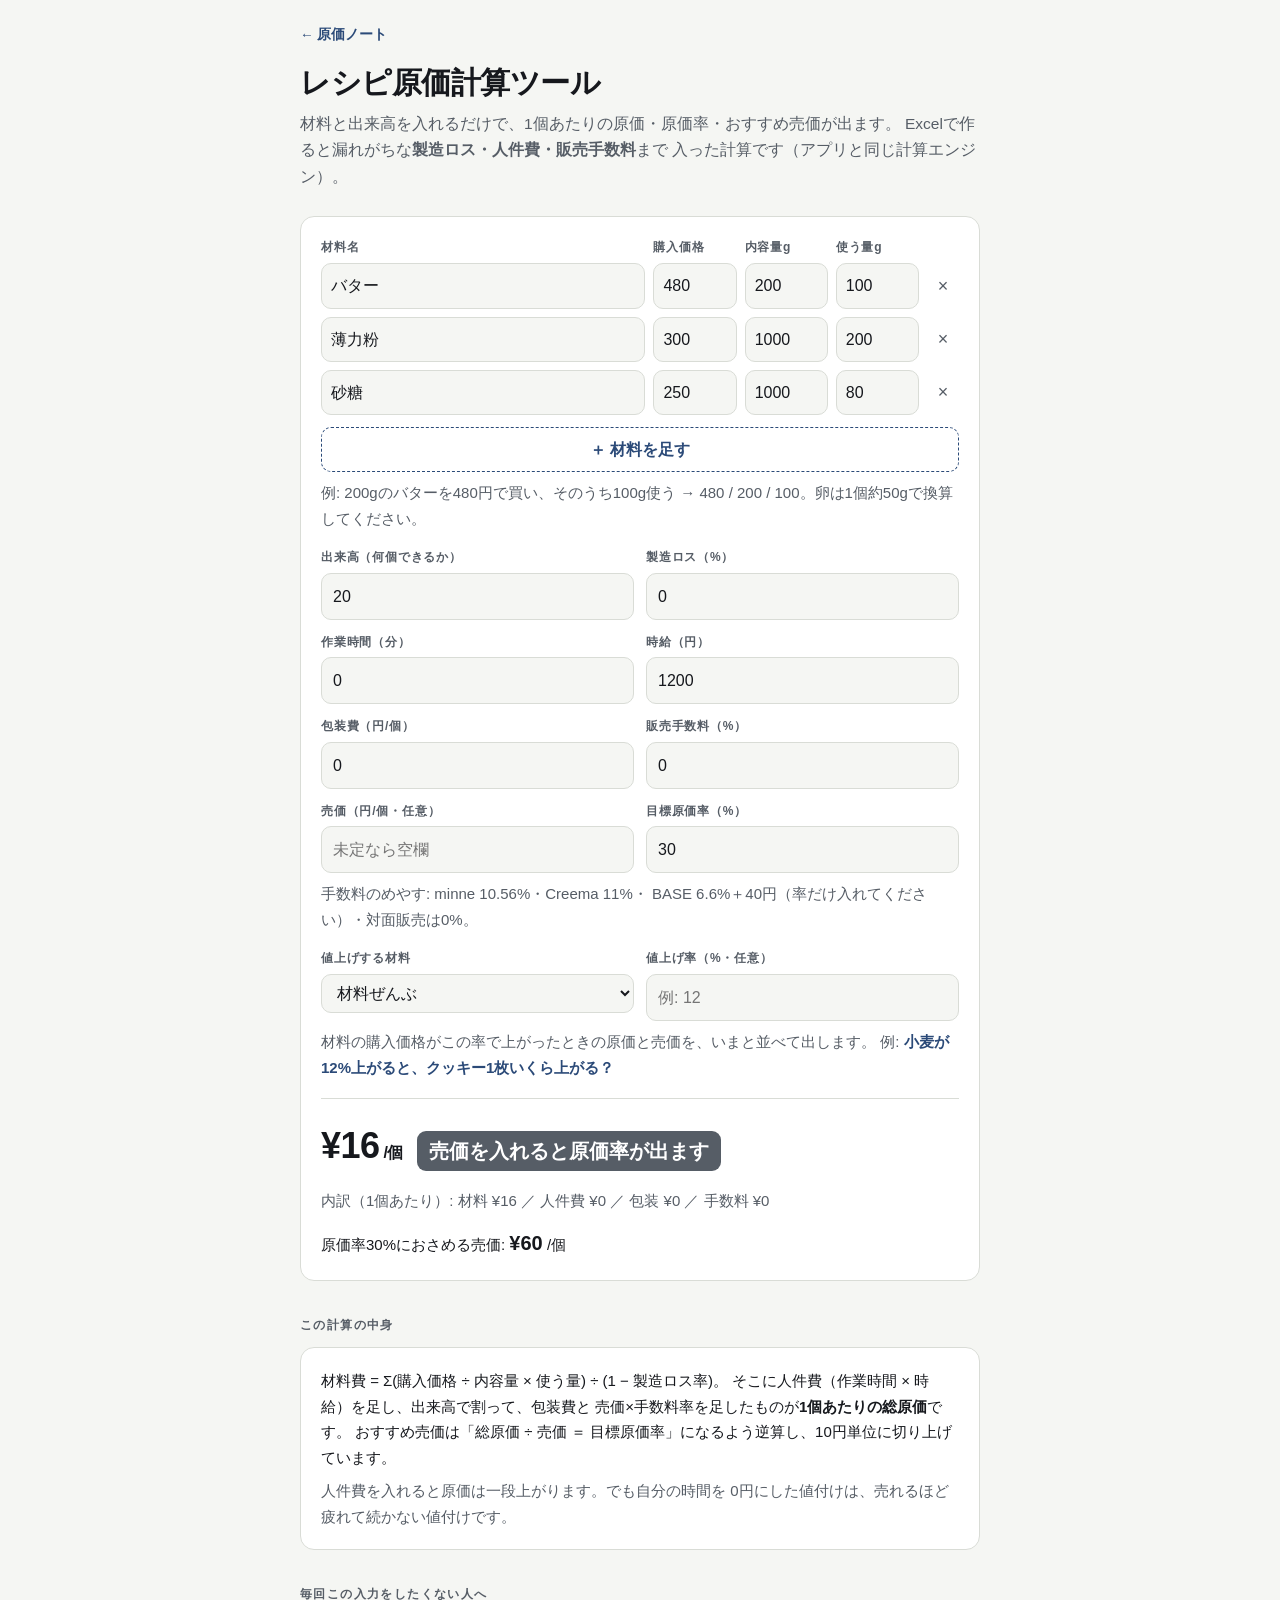
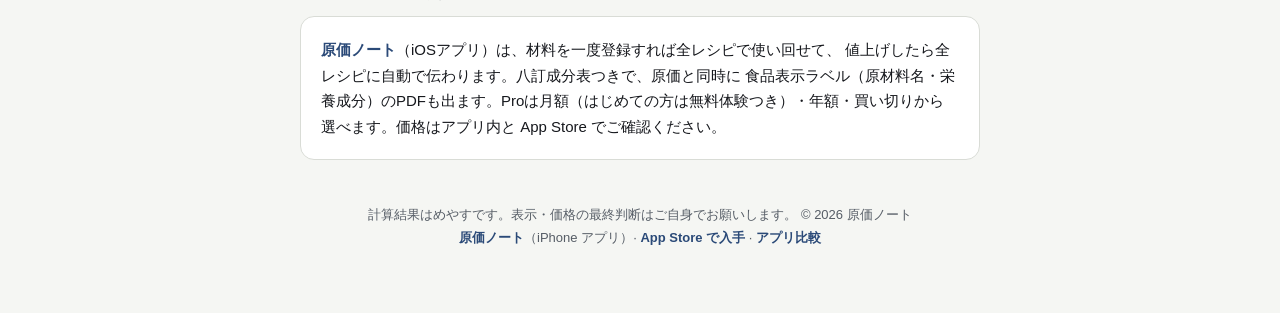
<file: genka-calculator.html>
<!DOCTYPE html>
<html lang="ja">
<head>
<meta charset="utf-8">
<meta name="viewport" content="width=device-width, initial-scale=1">
<title>レシピ原価計算ツール（無料）— 原価率と売価がその場で出る</title>
<meta name="description" content="材料と出来高を入れるだけで、1個あたりの原価・原価率・おすすめ売価をその場で計算。歩留・製造ロス・人件費・包装費・販売手数料まで入る無料のレシピ原価計算ツール。お菓子・パンの個人販売に。">
<style>
  /* 配色はアプリ本体の src/ui/theme.ts と同じトークン。
     画面と地続きに見えることが、審査でも利用者にとっても信用になる */
  :root{
    --bg:#F5F6F3; --card:#FFFFFF; --ink:#16181D; --ink-soft:#565D66;
    --accent:#2B4A78; --ok:#1F7A45; --low:#8F6400; --high:#B23427; --line:#D9DCD6;
  }
  @media (prefers-color-scheme: dark){
    :root{
      --bg:#14161A; --card:#1D2025; --ink:#E8EAED; --ink-soft:#9BA1A8;
      --accent:#8FAAD1; --ok:#55A578; --low:#C79A3C; --high:#D06A5C; --line:#2E3238;
    }
  }
  *{box-sizing:border-box;margin:0;padding:0}
  body{background:var(--bg);color:var(--ink);
    font-family:"Hiragino Sans","Hiragino Kaku Gothic ProN",-apple-system,BlinkMacSystemFont,"Segoe UI",Roboto,"Noto Sans JP",Meiryo,sans-serif;
    line-height:1.7;padding:24px 20px 64px;-webkit-font-smoothing:antialiased}
  .wrap{max-width:680px;margin:0 auto}
  .back{font-size:13.5px;font-weight:600}
  header{margin:18px 0 26px}
  h1{font-size:30px;line-height:1.2;letter-spacing:-.5px;font-weight:800}
  header p{margin-top:10px;font-size:15.5px;color:var(--ink-soft)}
  h2{font-size:12px;letter-spacing:1.4px;color:var(--ink-soft);margin:34px 0 12px;font-weight:700}
  .card{background:var(--card);border:1px solid var(--line);border-radius:14px;padding:20px}
  .card + .card{margin-top:10px}
  .card h3{font-size:16px;margin-bottom:6px}
  .card p,.card li{font-size:15px}
  .card ul{padding-left:20px;margin-top:8px}
  .card li{margin-top:4px}
  a{color:var(--accent);font-weight:600;text-decoration:none}
  a:hover{text-decoration:underline}
  .muted{color:var(--ink-soft);font-size:13px}

  label{font-size:12px;letter-spacing:.8px;color:var(--ink-soft);font-weight:700}
  input,select{font:inherit;color:var(--ink);background:var(--bg);
    border:1px solid var(--line);border-radius:10px;padding:9px 11px;width:100%}
  input:focus,select:focus{outline:2px solid var(--accent);outline-offset:0}

  /* 材料表 */
  .ingHead,.ingRow{display:grid;grid-template-columns:1fr 5.2em 5.2em 5.2em 2em;
    gap:8px;align-items:center}
  .ingHead{margin-bottom:6px}
  .ingRow + .ingRow{margin-top:8px}
  .ingRow input{padding:8px 9px}
  .del{border:none;background:none;color:var(--ink-soft);font-size:18px;cursor:pointer;
    padding:4px;line-height:1}
  .del:hover{color:var(--high)}
  .addRow{margin-top:12px;font:inherit;font-weight:700;color:var(--accent);
    background:none;border:1.5px dashed var(--accent);border-radius:10px;
    padding:8px 14px;cursor:pointer;width:100%}

  .grid{display:grid;grid-template-columns:1fr 1fr;gap:12px;margin-top:4px}
  .field{display:flex;flex-direction:column;gap:5px}

  /* 結果 */
  .result{border-top:1px solid var(--line);margin-top:18px;padding-top:16px}
  .headline{display:flex;align-items:baseline;gap:14px;flex-wrap:wrap}
  .cost{font-size:36px;font-weight:800;letter-spacing:-.5px}
  .rate{font-size:20px;font-weight:800;padding:3px 12px;border-radius:9px;color:#fff}
  .rate.ok{background:var(--ok)} .rate.warn{background:var(--low)} .rate.over{background:var(--high)}
  .rate.none{background:var(--ink-soft)}
  .breakdown{margin-top:12px;font-size:14px;color:var(--ink-soft)}
  .suggest{margin-top:12px;font-size:15px}
  .suggest strong{font-size:20px}
  .err{color:var(--high);font-weight:600;font-size:14.5px;margin-top:10px}
  .after{margin-top:14px;padding-top:12px;border-top:1px dashed var(--line)}
  .afterHead{font-size:13px;font-weight:700;color:var(--ink-soft)}
  footer{margin-top:44px;text-align:center;color:var(--ink-soft);font-size:13px}
</style>
<meta property="og:title" content="レシピ原価計算ツール（無料）— 原価率と売価がその場で出る">
<meta property="og:description" content="材料と出来高を入れるだけで、1個あたりの原価・原価率・おすすめ売価を計算。歩留・ロス・人件費・手数料まで入ります。">
<meta property="og:url" content="https://nosunosukawa.github.io/genkanote-site/genka-calculator.html">
<meta property="og:type" content="website">
<script type="application/ld+json">
{"@context":"https://schema.org","@type":"WebApplication",
 "name":"レシピ原価計算ツール",
 "applicationCategory":"UtilitiesApplication",
 "operatingSystem":"Any",
 "offers":{"@type":"Offer","price":"0","priceCurrency":"JPY"},
 "url":"https://nosunosukawa.github.io/genkanote-site/genka-calculator.html"}
</script>
<link rel="canonical" href="https://nosunosukawa.github.io/genkanote-site/genka-calculator.html">
<meta name="apple-itunes-app" content="app-id=6799887510">
<script defer src="https://static.cloudflareinsights.com/beacon.min.js" data-cf-beacon='{"token": "da30c37073e746159a379341e417854d"}'></script>
<link rel="icon" type="image/png" href="assets/favicon.png">
<link rel="apple-touch-icon" href="assets/apple-touch-icon.png">
</head>
<body>
<div class="wrap">

  <p class="back"><a href="./">&larr; 原価ノート</a></p>

  <header>
    <h1>レシピ原価計算ツール</h1>
    <p>材料と出来高を入れるだけで、1個あたりの原価・原価率・おすすめ売価が出ます。
       Excelで作ると漏れがちな<strong>製造ロス・人件費・販売手数料</strong>まで
       入った計算です（アプリと同じ計算エンジン）。</p>
  </header>

  <div class="card">
    <div class="ingHead">
      <label>材料名</label><label>購入価格</label><label>内容量g</label><label>使う量g</label><span></span>
    </div>
    <div id="rows"></div>
    <button class="addRow" id="addRow" type="button">＋ 材料を足す</button>
    <p class="muted" style="margin-top:8px">例: 200gのバターを480円で買い、そのうち100g使う →
       480 / 200 / 100。卵は1個約50gで換算してください。</p>

    <div class="grid" style="margin-top:16px">
      <div class="field">
        <label for="yieldCount">出来高（何個できるか）</label>
        <input id="yieldCount" type="number" inputmode="numeric" min="1" step="1" value="20">
      </div>
      <div class="field">
        <label for="lossRate">製造ロス（%）</label>
        <input id="lossRate" type="number" inputmode="decimal" min="0" max="90" step="1" value="0">
      </div>
      <div class="field">
        <label for="minutes">作業時間（分）</label>
        <input id="minutes" type="number" inputmode="numeric" min="0" step="5" value="0">
      </div>
      <div class="field">
        <label for="wage">時給（円）</label>
        <input id="wage" type="number" inputmode="numeric" min="0" step="50" value="1200">
      </div>
      <div class="field">
        <label for="pack">包装費（円/個）</label>
        <input id="pack" type="number" inputmode="decimal" min="0" step="1" value="0">
      </div>
      <div class="field">
        <label for="fee">販売手数料（%）</label>
        <input id="fee" type="number" inputmode="decimal" min="0" max="50" step="0.1" value="0">
      </div>
      <div class="field">
        <label for="price">売価（円/個・任意）</label>
        <input id="price" type="number" inputmode="numeric" min="0" step="10" placeholder="未定なら空欄">
      </div>
      <div class="field">
        <label for="target">目標原価率（%）</label>
        <input id="target" type="number" inputmode="numeric" min="5" max="90" step="5" value="30">
      </div>
    </div>
    <p class="muted" style="margin-top:8px">手数料のめやす: minne 10.56%・Creema 11%・
       BASE 6.6%＋40円（率だけ入れてください）・対面販売は0%。</p>

    <div class="grid" style="margin-top:16px">
      <div class="field">
        <label for="upTarget">値上げする材料</label>
        <select id="upTarget"><option value="all">材料ぜんぶ</option></select>
      </div>
      <div class="field">
        <label for="upRate">値上げ率（%・任意）</label>
        <input id="upRate" type="number" inputmode="decimal" min="0" max="300" step="1" placeholder="例: 12">
      </div>
    </div>
    <p class="muted" style="margin-top:8px">材料の購入価格がこの率で上がったときの原価と売価を、いまと並べて出します。
       例: <a href="komugi-neage.html">小麦が12%上がると、クッキー1枚いくら上がる？</a></p>

    <div class="result" id="result"></div>
  </div>

  <h2>この計算の中身</h2>
  <div class="card">
    <p>材料費 = Σ(購入価格 ÷ 内容量 × 使う量) ÷ (1 − 製造ロス率)。
       そこに人件費（作業時間 × 時給）を足し、出来高で割って、包装費と
       売価×手数料率を足したものが<strong>1個あたりの総原価</strong>です。
       おすすめ売価は「総原価 ÷ 売価 ＝ 目標原価率」になるよう逆算し、10円単位に切り上げています。</p>
    <p style="margin-top:8px" class="muted">人件費を入れると原価は一段上がります。でも自分の時間を
       0円にした値付けは、売れるほど疲れて続かない値付けです。</p>
  </div>

  <h2>毎回この入力をしたくない人へ</h2>
  <div class="card">
    <p><a href="./">原価ノート</a>（iOSアプリ）は、材料を一度登録すれば全レシピで使い回せて、
       値上げしたら全レシピに自動で伝わります。八訂成分表つきで、原価と同時に
       食品表示ラベル（原材料名・栄養成分）のPDFも出ます。Proは月額（はじめての方は無料体験つき）・年額・買い切りから選べます。価格はアプリ内と App Store でご確認ください。</p>
  </div>

  <footer>
    <p>計算結果はめやすです。表示・価格の最終判断はご自身でお願いします。
       &copy; 2026 原価ノート</p>
    <p><a href="index.html">原価ノート</a>（iPhone アプリ）· <a href="https://apps.apple.com/jp/app/id6799887510" target="_blank" rel="noopener">App Store で入手</a> · <a href="genka-label-app-comparison.html">アプリ比較</a></p>
  </footer>
</div>

<script src="genka.js"></script>
<script>
(function(){
  var $ = function(id){ return document.getElementById(id); };
  var rowsEl = $("rows");
  var seq = 0;

  function addRow(name, price, pack, use){
    var div = document.createElement("div");
    div.className = "ingRow";
    div.dataset.key = "k" + (seq + 1);
    div.innerHTML =
      '<input type="text" placeholder="材料 ' + (++seq) + '" value="' + (name || "") + '">' +
      '<input type="number" inputmode="decimal" min="0" placeholder="円" value="' + (price || "") + '">' +
      '<input type="number" inputmode="decimal" min="0" placeholder="g" value="' + (pack || "") + '">' +
      '<input type="number" inputmode="decimal" min="0" placeholder="g" value="' + (use || "") + '">' +
      '<button class="del" type="button" title="行を消す">×</button>';
    div.querySelectorAll("input").forEach(function(i){ i.addEventListener("input", compute); });
    div.querySelector(".del").addEventListener("click", function(){
      div.remove(); compute();
    });
    rowsEl.appendChild(div);
  }

  function compute(){
    var out = $("result");
    var ings = new Map();
    var lines = [];
    var i = 0;
    var keyOf = {};  // 材料id → 行のkey（値上げする材料の選択に使う）
    rowsEl.querySelectorAll(".ingRow").forEach(function(row){
      var f = row.querySelectorAll("input");
      var price = parseFloat(f[1].value), pack = parseFloat(f[2].value), use = parseFloat(f[3].value);
      if (!(price >= 0) || !(pack > 0) || !(use > 0)) return;
      var id = "i" + (i++);
      keyOf[id] = row.dataset.key;
      ings.set(id, { id: id, name: f[0].value || id, purchasePrice: price,
                     packAmount: pack, packUnit: "g", yieldRate: 1, allergens: [] });
      lines.push({ ref: { kind: "ingredient", id: id }, amount: use, unit: "g" });
    });
    syncUpTarget();

    var yieldCount = parseInt($("yieldCount").value, 10);
    var lossRate = (parseFloat($("lossRate").value) || 0) / 100;
    var feeRate = (parseFloat($("fee").value) || 0) / 100;
    var priceV = parseFloat($("price").value);
    var target = (parseFloat($("target").value) || 30) / 100;

    if (!lines.length || !(yieldCount > 0)){
      out.innerHTML = '<p class="muted">材料を1行以上と、出来高を入れてください。</p>';
      return;
    }
    var recipe = {
      id: "r", name: "recipe", lines: lines,
      yieldCount: yieldCount, lossRate: Math.min(Math.max(lossRate, 0), 0.9),
      labor: { minutes: parseFloat($("minutes").value) || 0 },
      packagingCostPerPiece: parseFloat($("pack").value) || 0,
      feeRate: Math.min(Math.max(feeRate, 0), 0.5),
      price: priceV > 0 ? priceV : undefined
    };
    var ctx = { ingredients: ings, recipes: new Map(),
                defaultHourlyWage: parseFloat($("wage").value) || 0 };
    var b, sp = null, spErr = null;
    try { b = Genka.costBreakdown(recipe, ctx); }
    catch(e){ out.innerHTML = '<p class="err">' + (e.message || "計算できませんでした") + "</p>"; return; }
    try { sp = Genka.roundPriceUp(Genka.suggestedPrice(recipe, ctx, target)); }
    catch(e){ spErr = "目標原価率が手数料率以下だと売価は逆算できません。"; }

    var yen = function(v){ return "¥" + (Math.round(v * 10) / 10).toLocaleString("ja-JP"); };
    var html = '<div class="headline"><span class="cost">' + yen(b.totalPerPiece) + '<span style="font-size:16px;font-weight:600"> /個</span></span>';
    if (b.costRate != null){
      var vd = Genka.costVerdict(b.costRate, target);
      var label = vd === "ok" ? "" : vd === "warn" ? "（目標まぎわ）" : "（目標オーバー）";
      html += '<span class="rate ' + vd + '">原価率 ' + Math.round(b.costRate * 1000) / 10 + "%" + label + "</span>";
    } else {
      html += '<span class="rate none">売価を入れると原価率が出ます</span>';
    }
    html += "</div>";
    html += '<p class="breakdown">内訳（1個あたり）: 材料 ' + yen(b.materialsPerPiece) +
            " ／ 人件費 " + yen(b.laborPerPiece) +
            " ／ 包装 " + yen(b.packagingPerPiece) +
            " ／ 手数料 " + yen(b.feePerPiece) + "</p>";
    if (sp != null){
      html += '<p class="suggest">原価率' + Math.round(target * 100) + "%におさめる売価: <strong>" +
              yen(sp) + "</strong> /個</p>";
    } else if (spErr){
      html += '<p class="err">' + spErr + "</p>";
    }

    // 値上げ後: 式は持たず、購入価格だけ差し替えた材料で同じ costBreakdown を呼び直す
    var upRate = parseFloat($("upRate").value);
    if (upRate > 0){
      var upKey = $("upTarget").value;
      var ings2 = new Map();
      ings.forEach(function(g, id){
        var hit = upKey === "all" || keyOf[id] === upKey;
        ings2.set(id, hit ? Object.assign({}, g, { purchasePrice: g.purchasePrice * (1 + upRate / 100) }) : g);
      });
      var ctx2 = { ingredients: ings2, recipes: ctx.recipes, defaultHourlyWage: ctx.defaultHourlyWage };
      var b2 = Genka.costBreakdown(recipe, ctx2);
      var d = b2.totalPerPiece - b.totalPerPiece;
      var sign = function(v){ return (v >= 0 ? "+" : "−") + "¥" + (Math.abs(v) < 10 ? Math.abs(v).toFixed(2) : (Math.round(Math.abs(v) * 10) / 10).toLocaleString("ja-JP")); };
      var tgtName = upKey === "all" ? "材料ぜんぶ" : $("upTarget").selectedOptions[0].textContent;
      html += '<div class="after"><p class="afterHead">' + tgtName.replace(/[&<>"]/g, "") + " が " + upRate + "% 上がったら</p>";
      html += '<p class="breakdown" style="margin-top:4px">1個あたり ' + yen(b.totalPerPiece) + " → <strong>" + yen(b2.totalPerPiece) +
              "</strong>（" + sign(d) + "／" + yieldCount + "個で" + sign(d * yieldCount) + "）";
      if (b2.costRate != null){
        html += "・原価率 " + Math.round(b.costRate * 1000) / 10 + "% → " + Math.round(b2.costRate * 1000) / 10 + "%";
      }
      html += "</p>";
      if (sp != null){
        var sp2 = Genka.roundPriceUp(Genka.suggestedPrice(recipe, ctx2, target));
        html += '<p class="suggest" style="margin-top:6px">原価率' + Math.round(target * 100) + "%におさめる売価: " +
                yen(sp) + " → <strong>" + yen(sp2) + "</strong> /個" +
                (sp2 === sp ? '<span class="muted">（10円単位では変わりません）</span>' : "") + "</p>";
      }
      html += "</div>";
    }
    out.innerHTML = html;
  }

  // 「値上げする材料」の選択肢を材料の行に合わせる（選んでいた行は残す）
  function syncUpTarget(){
    var sel = $("upTarget"), keep = sel.value;
    while (sel.options.length > 1) sel.remove(1);
    rowsEl.querySelectorAll(".ingRow").forEach(function(row, n){
      var name = row.querySelector("input").value.trim() || ("材料 " + (n + 1));
      var o = document.createElement("option");
      o.value = row.dataset.key; o.textContent = name;
      sel.appendChild(o);
    });
    sel.value = keep;
    if (sel.value !== keep) sel.value = "all";
  }

  ["yieldCount","lossRate","minutes","wage","pack","fee","price","target","upRate"].forEach(function(id){
    $(id).addEventListener("input", compute);
  });
  $("upTarget").addEventListener("change", compute);
  // 記事からのリンク（#neage=12）で値上げ率を入れておく。# 以降はサーバーに送られない
  var mHash = /neage=(\d+(?:\.\d+)?)/.exec(location.hash);
  if (mHash) $("upRate").value = mHash[1];
  $("addRow").addEventListener("click", function(){ addRow(); });

  // 初期3行（サンプル値: バタークッキー相当）
  addRow("バター", 480, 200, 100);
  addRow("薄力粉", 300, 1000, 200);
  addRow("砂糖", 250, 1000, 80);
  compute();
})();
</script>
</body>
</html>
</file>
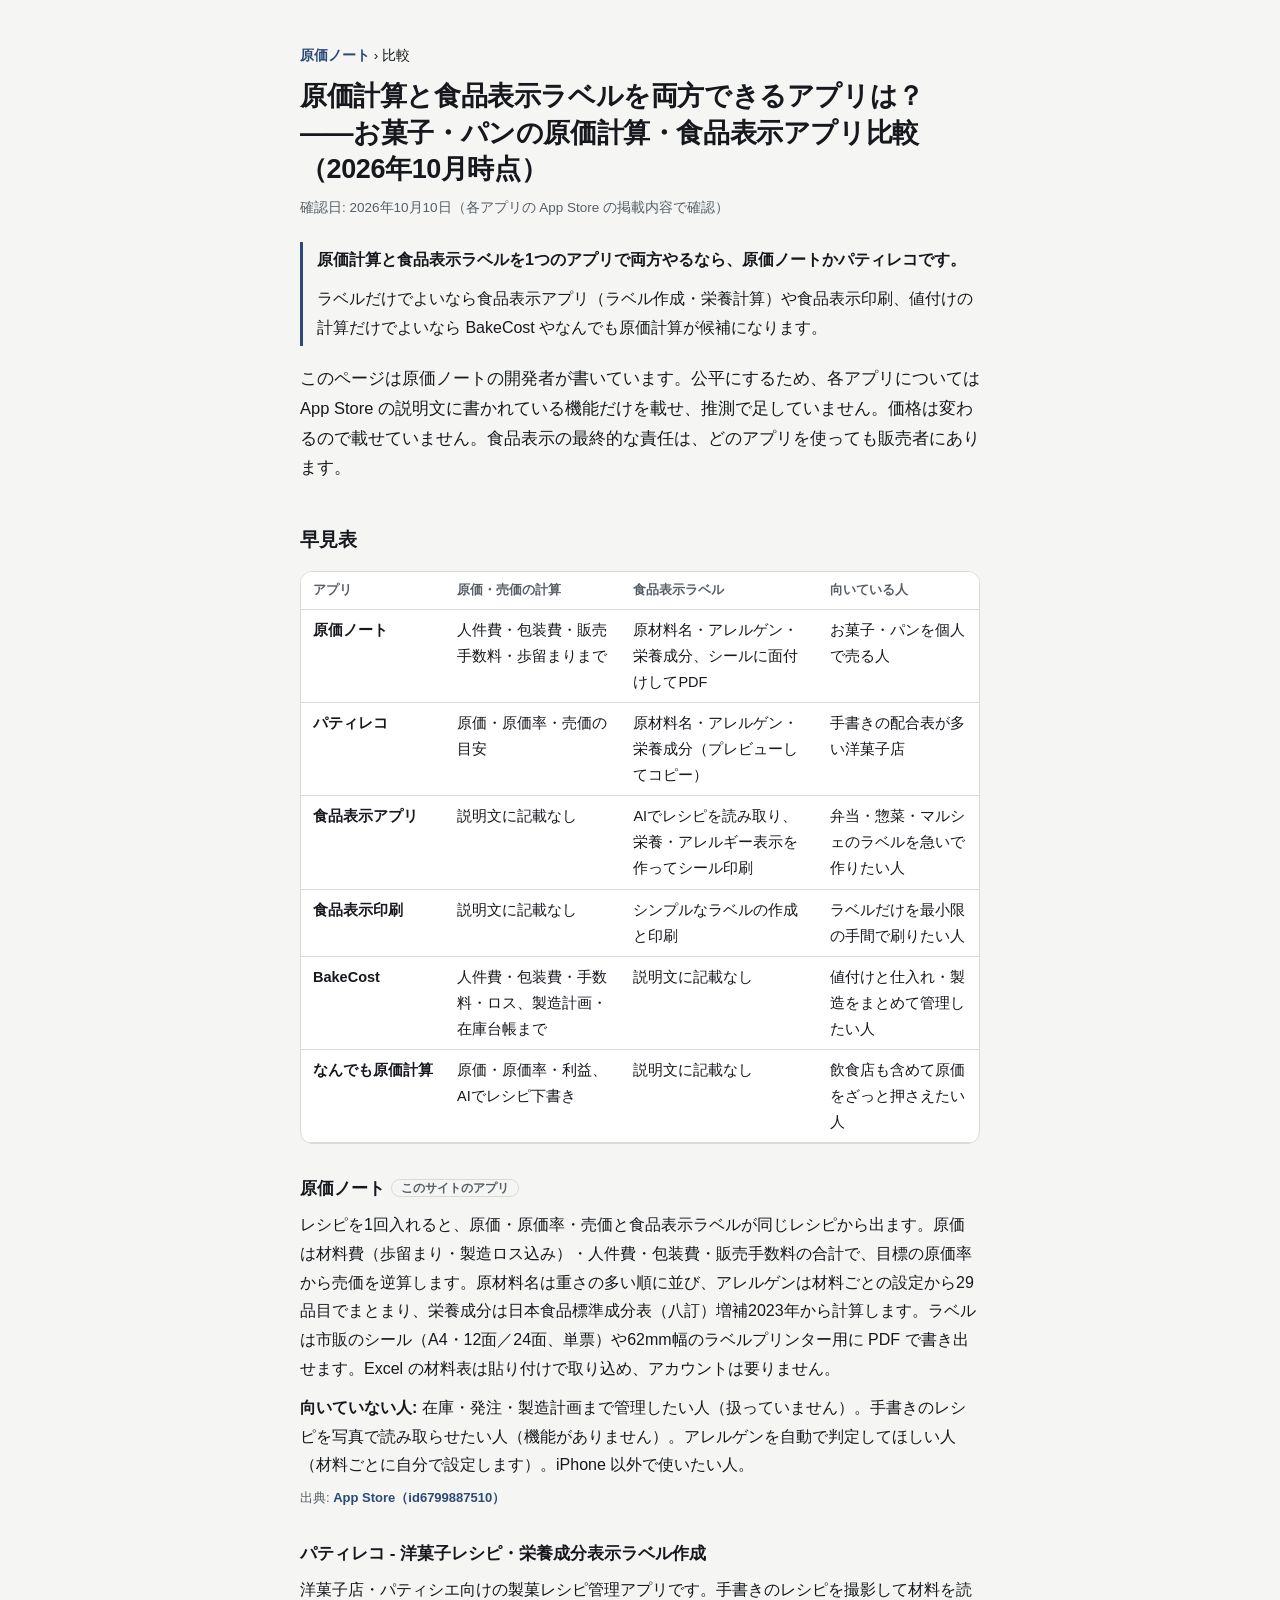
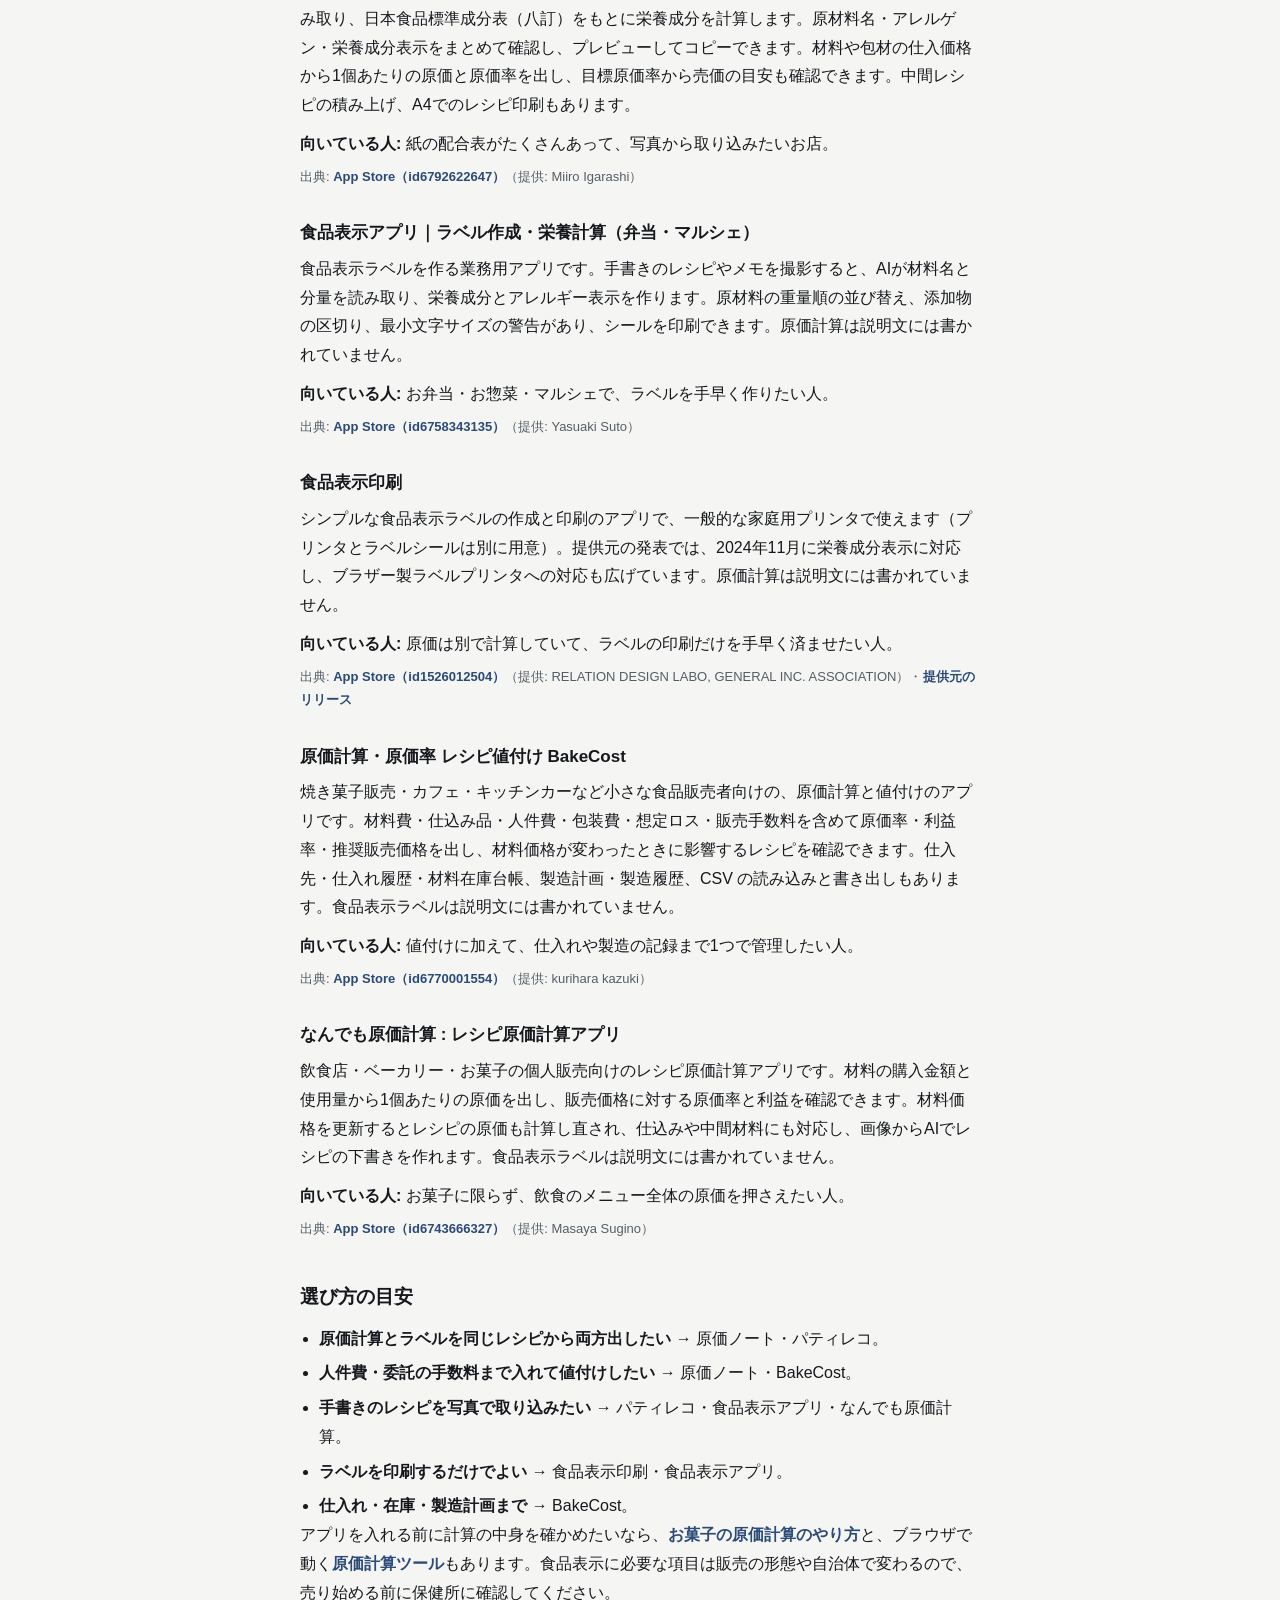
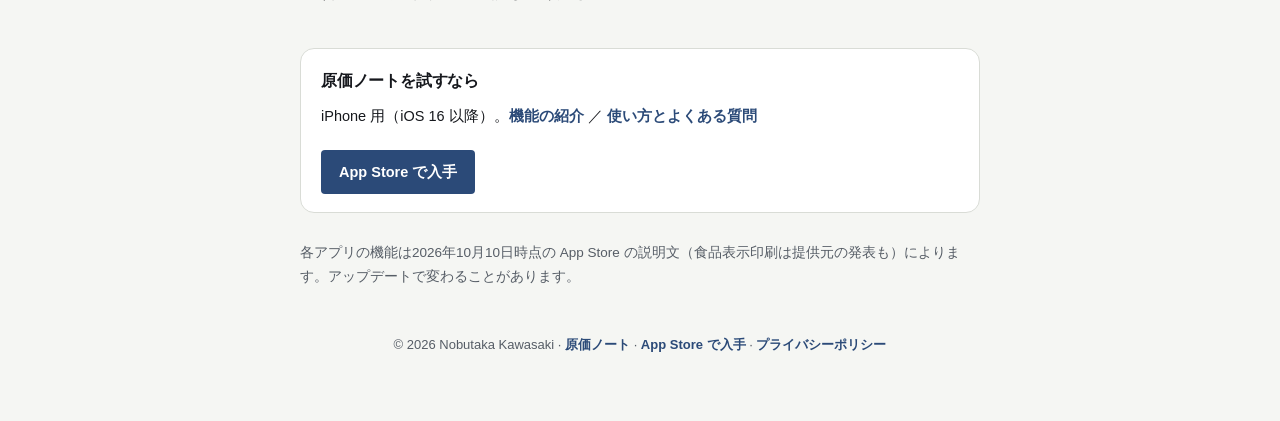
<file: genka-label-app-comparison.html>
<!DOCTYPE html>
<html lang="ja">
<head>
<meta charset="utf-8">
<meta name="viewport" content="width=device-width, initial-scale=1">
<title>原価計算と食品表示ラベルを両方できるアプリは？お菓子・パンの原価計算・食品表示アプリ比較（2026年10月時点）</title>
<meta name="description" content="お菓子・パンの原価計算と食品表示ラベル（原材料名・アレルゲン・栄養成分）を両方できるアプリは、原価ノートとパティレコ。ラベル専用の食品表示アプリ・食品表示印刷、原価専用の BakeCost・なんでも原価計算も含めた6本を、できることと向いている人で比べました（2026年10月10日に App Store の掲載内容で確認）。">
<style>
  /* 配色はトップページ（index.html）と同じトークン */
  :root{
    --bg:#F5F6F3; --card:#FFFFFF; --ink:#16181D; --ink-soft:#565D66;
    --accent:#2B4A78; --ok:#1F7A45; --low:#8F6400; --high:#B23427; --line:#D9DCD6;
  }
  @media (prefers-color-scheme: dark){
    :root{
      --bg:#14161A; --card:#1D2025; --ink:#E8EAED; --ink-soft:#9BA1A8;
      --accent:#8FAAD1; --ok:#55A578; --low:#C79A3C; --high:#D06A5C; --line:#2E3238;
    }
  }
  *{box-sizing:border-box;margin:0;padding:0}
  body{background:var(--bg);color:var(--ink);
    font-family:"Hiragino Sans","Hiragino Kaku Gothic ProN",-apple-system,BlinkMacSystemFont,"Segoe UI",Roboto,"Noto Sans JP",Meiryo,sans-serif;
    line-height:1.8;padding:24px 20px 64px;-webkit-font-smoothing:antialiased}
  .wrap{max-width:680px;margin:0 auto}
  header{margin:20px 0 8px}
  .crumb{font-size:13.5px}
  h1{font-size:27px;line-height:1.35;letter-spacing:-.4px;font-weight:800;margin-top:10px}
  .meta{margin-top:8px;font-size:13.5px;color:var(--ink-soft)}
  h2{font-size:19px;font-weight:800;letter-spacing:-.2px;margin:40px 0 10px}
  p + p{margin-top:10px}
  .lead{margin-top:18px;font-size:16.5px}
  a{color:var(--accent);font-weight:600;text-decoration:none}
  a:hover{text-decoration:underline}
  .muted{color:var(--ink-soft);font-size:13.5px}
  .scroll{overflow-x:auto;margin-top:14px;-webkit-overflow-scrolling:touch;
    border:1px solid var(--line);border-radius:12px;background:var(--card)}
  table{border-collapse:collapse;min-width:100%;font-size:14.5px;white-space:nowrap}
  th,td{padding:7px 12px;text-align:right;border-bottom:1px solid var(--line)}
  thead th{background:var(--card);font-size:12.5px;color:var(--ink-soft);text-align:right}
  tbody th,thead th:first-child{text-align:left}
  tfoot th{text-align:left}
  tfoot td,tfoot th{font-weight:800;border-bottom:none;border-top:2px solid var(--line)}
  tr.total td,tr.total th{font-weight:800;border-top:2px solid var(--line)}
  .hint{margin-top:8px;font-size:12.5px;color:var(--ink-soft)}
  @media (min-width:700px){ .hint{display:none} }
  @media (max-width:560px){ table{font-size:13px} th,td{padding:6px 9px} }
  .cta{background:var(--card);border:1px solid var(--line);border-radius:14px;
    padding:18px 20px;margin-top:40px}
  .cta h2{margin:0 0 8px;font-size:16px}
  .cta p{font-size:14.5px}
  footer{margin-top:44px;text-align:center;color:var(--ink-soft);font-size:13px}
  /* 比較ページ（2026-10-10）。表は文章なので左寄せ・折り返し */
  table.cmp{min-width:640px;white-space:normal}
  table.cmp th,table.cmp td,table.cmp thead th{text-align:left;vertical-align:top}
  table.cmp tbody th{white-space:nowrap}
  h3{font-size:17px;font-weight:800;margin:30px 0 6px}
  .ours{font-size:12px;font-weight:600;color:var(--ink-soft);border:1px solid var(--line);
    border-radius:999px;padding:1px 9px;margin-left:6px;white-space:nowrap;vertical-align:2px}
  .src{margin-top:6px;font-size:13px;color:var(--ink-soft)}
  .key{border-left:3px solid var(--accent);padding:4px 0 4px 14px;margin-top:22px}
  .key p:first-child{font-weight:700}
  ul.pick{margin:10px 0 0 1.2em}
  ul.pick li{margin-top:6px}
  .getapp{display:inline-flex;align-items:center;min-height:44px;margin-top:10px;padding:8px 18px;
    background:var(--accent);color:var(--card);border-radius:4px;font-weight:700}
</style>
<meta property="og:title" content="原価計算と食品表示ラベルを両方できるアプリ比較（2026年10月時点）">
<meta property="og:description" content="原価・売価の計算と、原材料名・アレルゲン・栄養成分のラベル。両方できるか、片方だけか。お菓子・パン向けのアプリ6本を比べました。">
<meta property="og:url" content="https://nosunosukawa.github.io/genkanote-site/genka-label-app-comparison.html">
<meta property="og:type" content="article">
<link rel="canonical" href="https://nosunosukawa.github.io/genkanote-site/genka-label-app-comparison.html">
<meta name="apple-itunes-app" content="app-id=6799887510">
<script type="application/ld+json">
{
 "@context": "https://schema.org",
 "@type": "Article",
 "headline": "原価計算と食品表示ラベルを両方できるアプリは？お菓子・パンの原価計算・食品表示アプリ比較（2026年10月時点）",
 "inLanguage": "ja",
 "datePublished": "2026-10-10",
 "dateModified": "2026-10-10",
 "author": {
  "@type": "Person",
  "name": "Nobutaka Kawasaki"
 },
 "mainEntityOfPage": "https://nosunosukawa.github.io/genkanote-site/genka-label-app-comparison.html"
}
</script>
<script defer src="https://static.cloudflareinsights.com/beacon.min.js" data-cf-beacon='{"token": "da30c37073e746159a379341e417854d"}'></script>
<link rel="icon" type="image/png" href="assets/favicon.png">
<link rel="apple-touch-icon" href="assets/apple-touch-icon.png">
</head>
<body>
<!--
  比較ページ（2026-10-10）。生成AI・検索の「原価計算と食品表示を両方できるアプリは？」に答える。
  競合は App Store の掲載（iTunes lookup API・2026-10-10）で実在を確かめ、説明文に書かれている機能だけを書く。
  価格・課金の線は書かない（自社も競合も）。自社だけ褒めない。okashi-genka（計算のやり方）と題名を食い合わせない。
-->
<div class="wrap">

  <header>
    <p class="crumb"><a href="index.html">原価ノート</a> › 比較</p>
    <h1>原価計算と食品表示ラベルを両方できるアプリは？<br>——お菓子・パンの原価計算・食品表示アプリ比較（2026年10月時点）</h1>
    <p class="meta">確認日: 2026年10月10日（各アプリの App Store の掲載内容で確認）</p>
  </header>

  <div class="key">
    <p>原価計算と食品表示ラベルを1つのアプリで両方やるなら、原価ノートかパティレコです。</p>
    <p>ラベルだけでよいなら食品表示アプリ（ラベル作成・栄養計算）や食品表示印刷、値付けの計算だけでよいなら BakeCost やなんでも原価計算が候補になります。</p>
  </div>

  <p class="lead">このページは原価ノートの開発者が書いています。公平にするため、各アプリについては App Store の説明文に書かれている機能だけを載せ、推測で足していません。価格は変わるので載せていません。食品表示の最終的な責任は、どのアプリを使っても販売者にあります。</p>

  <h2>早見表</h2>
  <div class="scroll">
    <table class="cmp">
      <thead><tr><th>アプリ</th><th>原価・売価の計算</th><th>食品表示ラベル</th><th>向いている人</th></tr></thead>
      <tbody>
        <tr><th scope="row">原価ノート</th><td>人件費・包装費・販売手数料・歩留まりまで</td><td>原材料名・アレルゲン・栄養成分、シールに面付けしてPDF</td><td>お菓子・パンを個人で売る人</td></tr>
        <tr><th scope="row">パティレコ</th><td>原価・原価率・売価の目安</td><td>原材料名・アレルゲン・栄養成分（プレビューしてコピー）</td><td>手書きの配合表が多い洋菓子店</td></tr>
        <tr><th scope="row">食品表示アプリ</th><td>説明文に記載なし</td><td>AIでレシピを読み取り、栄養・アレルギー表示を作ってシール印刷</td><td>弁当・惣菜・マルシェのラベルを急いで作りたい人</td></tr>
        <tr><th scope="row">食品表示印刷</th><td>説明文に記載なし</td><td>シンプルなラベルの作成と印刷</td><td>ラベルだけを最小限の手間で刷りたい人</td></tr>
        <tr><th scope="row">BakeCost</th><td>人件費・包装費・手数料・ロス、製造計画・在庫台帳まで</td><td>説明文に記載なし</td><td>値付けと仕入れ・製造をまとめて管理したい人</td></tr>
        <tr><th scope="row">なんでも原価計算</th><td>原価・原価率・利益、AIでレシピ下書き</td><td>説明文に記載なし</td><td>飲食店も含めて原価をざっと押さえたい人</td></tr>
      </tbody>
    </table>
  </div>
  <p class="hint">表は横にスワイプできます →</p>

  <h3>原価ノート<span class="ours">このサイトのアプリ</span></h3>
  <p>レシピを1回入れると、原価・原価率・売価と食品表示ラベルが同じレシピから出ます。原価は材料費（歩留まり・製造ロス込み）・人件費・包装費・販売手数料の合計で、目標の原価率から売価を逆算します。原材料名は重さの多い順に並び、アレルゲンは材料ごとの設定から29品目でまとまり、栄養成分は日本食品標準成分表（八訂）増補2023年から計算します。ラベルは市販のシール（A4・12面／24面、単票）や62mm幅のラベルプリンター用に PDF で書き出せます。Excel の材料表は貼り付けで取り込め、アカウントは要りません。</p>
  <p><strong>向いていない人:</strong> 在庫・発注・製造計画まで管理したい人（扱っていません）。手書きのレシピを写真で読み取らせたい人（機能がありません）。アレルゲンを自動で判定してほしい人（材料ごとに自分で設定します）。iPhone 以外で使いたい人。</p>
  <p class="src">出典: <a href="https://apps.apple.com/jp/app/id6799887510">App Store（id6799887510）</a></p>

  <h3>パティレコ - 洋菓子レシピ・栄養成分表示ラベル作成</h3>
  <p>洋菓子店・パティシエ向けの製菓レシピ管理アプリです。手書きのレシピを撮影して材料を読み取り、日本食品標準成分表（八訂）をもとに栄養成分を計算します。原材料名・アレルゲン・栄養成分表示をまとめて確認し、プレビューしてコピーできます。材料や包材の仕入価格から1個あたりの原価と原価率を出し、目標原価率から売価の目安も確認できます。中間レシピの積み上げ、A4でのレシピ印刷もあります。</p>
  <p><strong>向いている人:</strong> 紙の配合表がたくさんあって、写真から取り込みたいお店。</p>
  <p class="src">出典: <a href="https://apps.apple.com/jp/app/id6792622647">App Store（id6792622647）</a>（提供: Miiro Igarashi）</p>

  <h3>食品表示アプリ｜ラベル作成・栄養計算（弁当・マルシェ）</h3>
  <p>食品表示ラベルを作る業務用アプリです。手書きのレシピやメモを撮影すると、AIが材料名と分量を読み取り、栄養成分とアレルギー表示を作ります。原材料の重量順の並び替え、添加物の区切り、最小文字サイズの警告があり、シールを印刷できます。原価計算は説明文には書かれていません。</p>
  <p><strong>向いている人:</strong> お弁当・お惣菜・マルシェで、ラベルを手早く作りたい人。</p>
  <p class="src">出典: <a href="https://apps.apple.com/jp/app/id6758343135">App Store（id6758343135）</a>（提供: Yasuaki Suto）</p>

  <h3>食品表示印刷</h3>
  <p>シンプルな食品表示ラベルの作成と印刷のアプリで、一般的な家庭用プリンタで使えます（プリンタとラベルシールは別に用意）。提供元の発表では、2024年11月に栄養成分表示に対応し、ブラザー製ラベルプリンタへの対応も広げています。原価計算は説明文には書かれていません。</p>
  <p><strong>向いている人:</strong> 原価は別で計算していて、ラベルの印刷だけを手早く済ませたい人。</p>
  <p class="src">出典: <a href="https://apps.apple.com/jp/app/id1526012504">App Store（id1526012504）</a>（提供: RELATION DESIGN LABO, GENERAL INC. ASSOCIATION）・<a href="https://zaikei.co.jp/releases/2692276/">提供元のリリース</a></p>

  <h3>原価計算・原価率 レシピ値付け BakeCost</h3>
  <p>焼き菓子販売・カフェ・キッチンカーなど小さな食品販売者向けの、原価計算と値付けのアプリです。材料費・仕込み品・人件費・包装費・想定ロス・販売手数料を含めて原価率・利益率・推奨販売価格を出し、材料価格が変わったときに影響するレシピを確認できます。仕入先・仕入れ履歴・材料在庫台帳、製造計画・製造履歴、CSV の読み込みと書き出しもあります。食品表示ラベルは説明文には書かれていません。</p>
  <p><strong>向いている人:</strong> 値付けに加えて、仕入れや製造の記録まで1つで管理したい人。</p>
  <p class="src">出典: <a href="https://apps.apple.com/jp/app/id6770001554">App Store（id6770001554）</a>（提供: kurihara kazuki）</p>

  <h3>なんでも原価計算 : レシピ原価計算アプリ</h3>
  <p>飲食店・ベーカリー・お菓子の個人販売向けのレシピ原価計算アプリです。材料の購入金額と使用量から1個あたりの原価を出し、販売価格に対する原価率と利益を確認できます。材料価格を更新するとレシピの原価も計算し直され、仕込みや中間材料にも対応し、画像からAIでレシピの下書きを作れます。食品表示ラベルは説明文には書かれていません。</p>
  <p><strong>向いている人:</strong> お菓子に限らず、飲食のメニュー全体の原価を押さえたい人。</p>
  <p class="src">出典: <a href="https://apps.apple.com/jp/app/id6743666327">App Store（id6743666327）</a>（提供: Masaya Sugino）</p>

  <h2>選び方の目安</h2>
  <ul class="pick">
    <li><strong>原価計算とラベルを同じレシピから両方出したい</strong> → 原価ノート・パティレコ。</li>
    <li><strong>人件費・委託の手数料まで入れて値付けしたい</strong> → 原価ノート・BakeCost。</li>
    <li><strong>手書きのレシピを写真で取り込みたい</strong> → パティレコ・食品表示アプリ・なんでも原価計算。</li>
    <li><strong>ラベルを印刷するだけでよい</strong> → 食品表示印刷・食品表示アプリ。</li>
    <li><strong>仕入れ・在庫・製造計画まで</strong> → BakeCost。</li>
  </ul>
  <p>アプリを入れる前に計算の中身を確かめたいなら、<a href="okashi-genka.html">お菓子の原価計算のやり方</a>と、ブラウザで動く<a href="genka-calculator.html">原価計算ツール</a>もあります。食品表示に必要な項目は販売の形態や自治体で変わるので、売り始める前に保健所に確認してください。</p>

  <div class="cta">
    <h2>原価ノートを試すなら</h2>
    <p>iPhone 用（iOS 16 以降）。<a href="index.html">機能の紹介</a> ／ <a href="support.html">使い方とよくある質問</a></p>
    <p><a class="getapp" href="https://apps.apple.com/jp/app/id6799887510" target="_blank" rel="noopener">App Store で入手</a></p>
  </div>

  <p class="muted" style="margin-top:28px">各アプリの機能は2026年10月10日時点の App Store の説明文（食品表示印刷は提供元の発表も）によります。アップデートで変わることがあります。</p>

  <footer>
    © 2026 Nobutaka Kawasaki · <a href="index.html">原価ノート</a> · <a href="https://apps.apple.com/jp/app/id6799887510" target="_blank" rel="noopener">App Store で入手</a> · <a href="privacy.html">プライバシーポリシー</a>
  </footer>

</div>
</body>
</html>
</file>
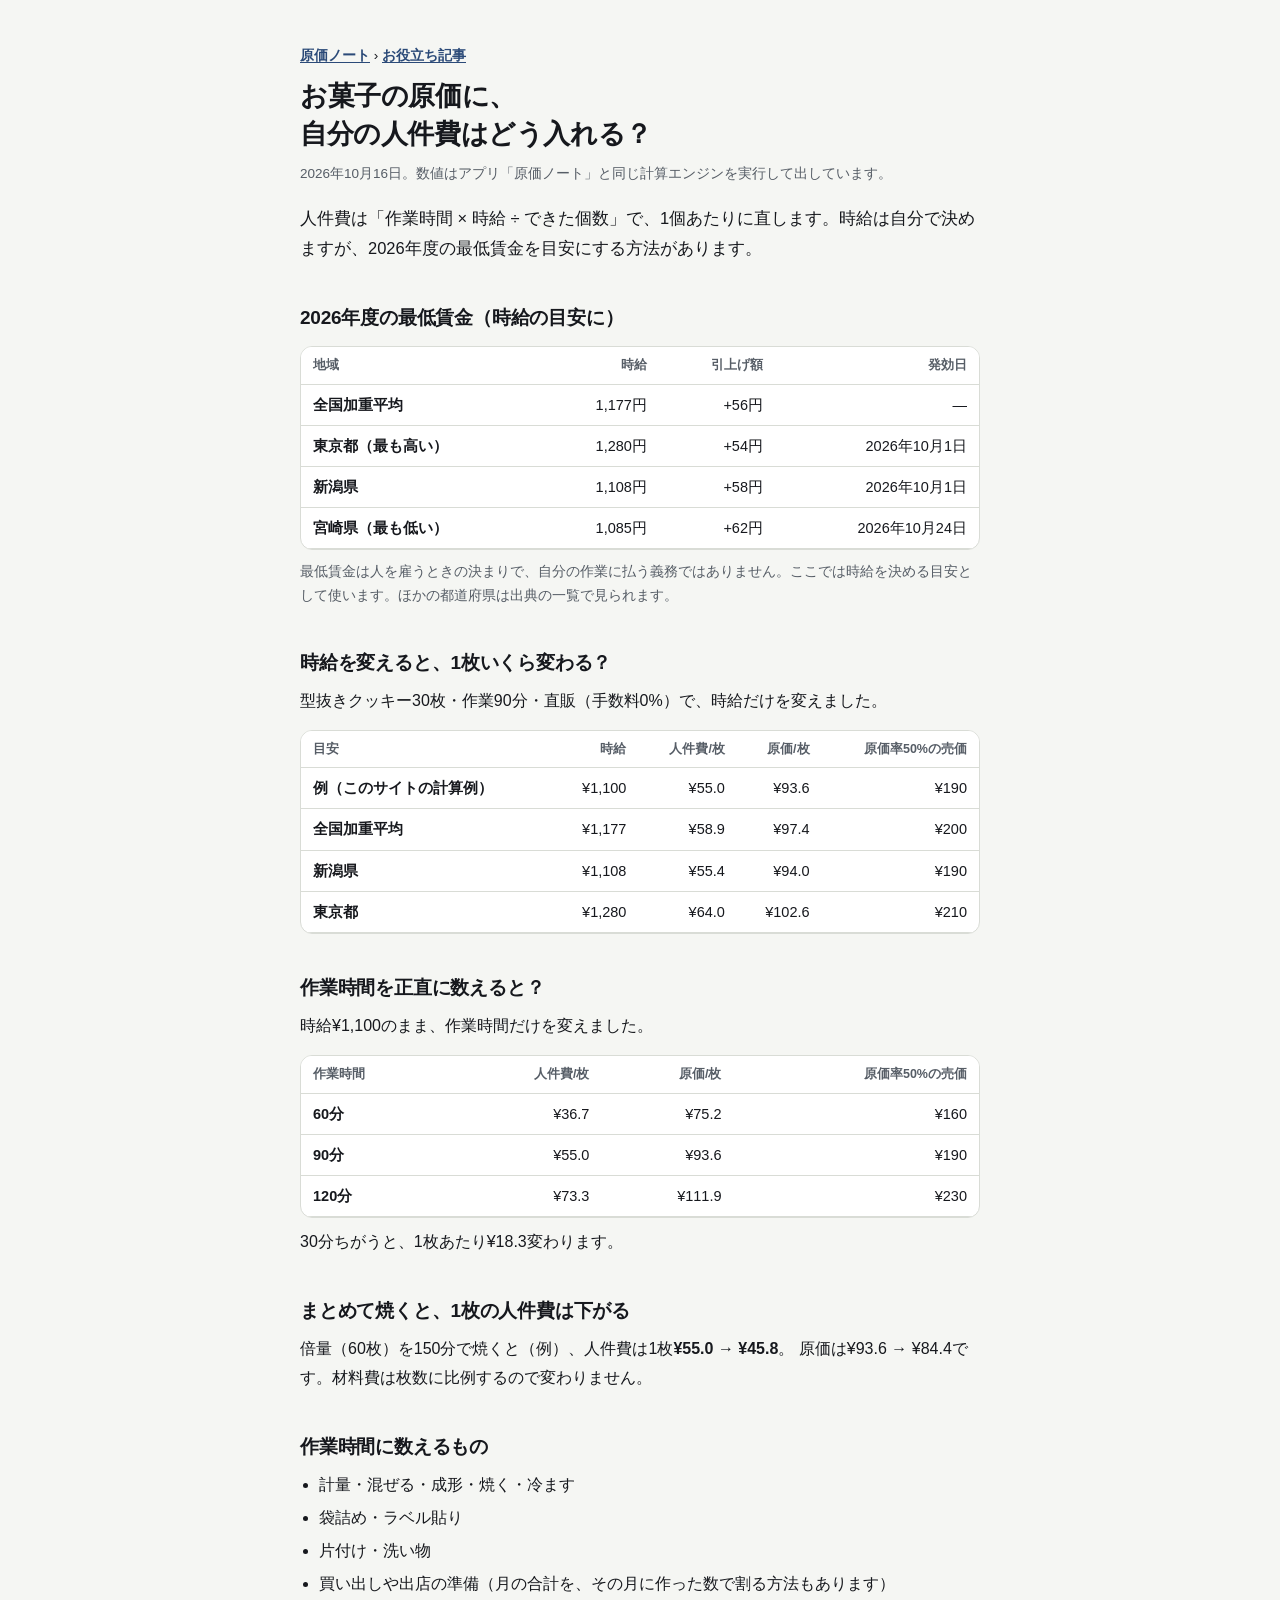
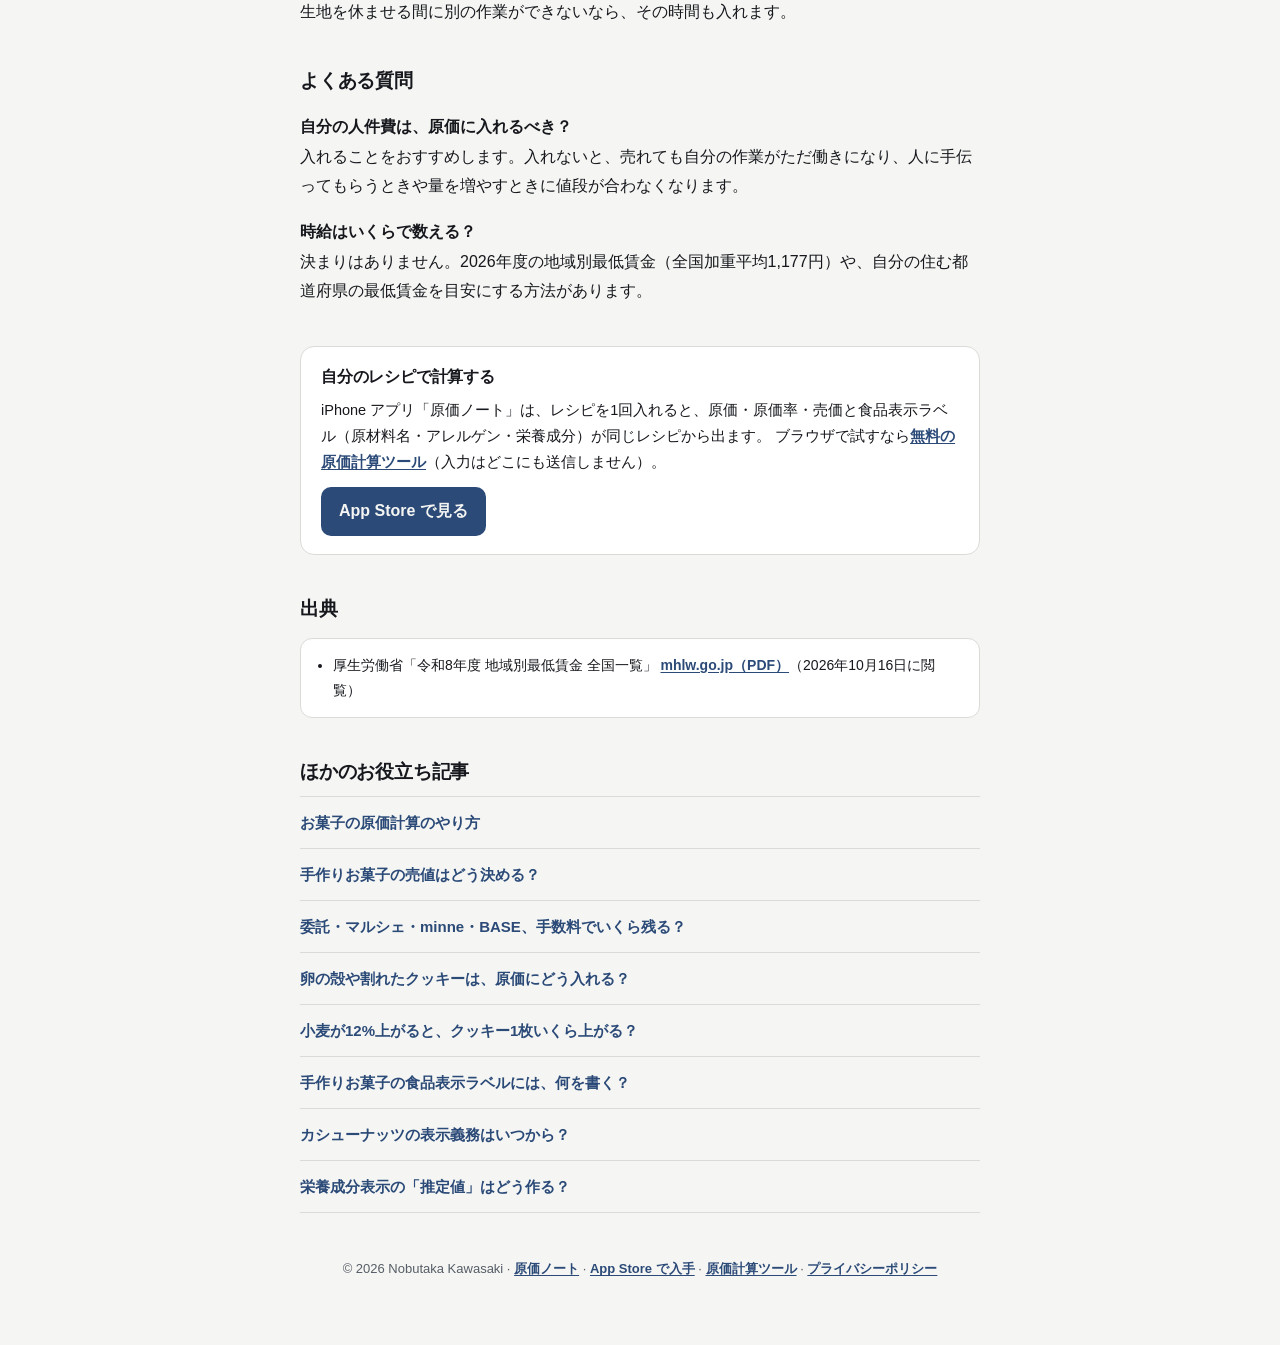
<file: jinkenhi.html>
<!DOCTYPE html>
<html lang="ja">
<head>
<meta charset="utf-8">
<meta name="viewport" content="width=device-width, initial-scale=1">
<title>お菓子の原価に、自分の人件費はどう入れる？【2026年度の最低賃金つき】</title>
<meta name="description" content="手作りお菓子の人件費は「作業時間 × 時給 ÷ できた個数」。2026年度の最低賃金（全国加重平均1,177円）を目安にしたとき、クッキー1枚の原価と売価がどう変わるかを計算しました。">
<link rel="stylesheet" href="guide.css">
<meta property="og:title" content="お菓子の原価に、自分の人件費はどう入れる？">
<meta property="og:description" content="手作りお菓子の人件費は「作業時間 × 時給 ÷ できた個数」。2026年度の最低賃金（全国加重平均1,177円）を目安にしたとき、クッキー1枚の原価と売価がどう変わるかを計算しました。">
<meta property="og:url" content="https://nosunosukawa.github.io/genkanote-site/jinkenhi.html">
<meta property="og:type" content="article">
<link rel="canonical" href="https://nosunosukawa.github.io/genkanote-site/jinkenhi.html">
<meta name="apple-itunes-app" content="app-id=6799887510">
<script type="application/ld+json">
{
 "@context": "https://schema.org",
 "@type": "Article",
 "headline": "お菓子の原価に、自分の人件費はどう入れる？",
 "inLanguage": "ja",
 "datePublished": "2026-10-16",
 "dateModified": "2026-10-16",
 "author": {
  "@type": "Person",
  "name": "Nobutaka Kawasaki"
 },
 "mainEntityOfPage": "https://nosunosukawa.github.io/genkanote-site/jinkenhi.html"
}
</script>
<!-- faq-ld:start（node make-genka-example.mjs が本文の「よくある質問」から生成。手で直さない） -->
<script type="application/ld+json">
{
 "@context": "https://schema.org",
 "@type": "FAQPage",
 "inLanguage": "ja",
 "mainEntity": [
  {
   "@type": "Question",
   "name": "自分の人件費は、原価に入れるべき？",
   "acceptedAnswer": {
    "@type": "Answer",
    "text": "入れることをおすすめします。入れないと、売れても自分の作業がただ働きになり、人に手伝ってもらうときや量を増やすときに値段が合わなくなります。"
   }
  },
  {
   "@type": "Question",
   "name": "時給はいくらで数える？",
   "acceptedAnswer": {
    "@type": "Answer",
    "text": "決まりはありません。2026年度の地域別最低賃金（全国加重平均1,177円）や、自分の住む都道府県の最低賃金を目安にする方法があります。"
   }
  }
 ]
}
</script>
  <!-- faq-ld:end -->
<script defer src="https://static.cloudflareinsights.com/beacon.min.js" data-cf-beacon='{"token": "da30c37073e746159a379341e417854d"}'></script>
<link rel="icon" type="image/png" href="assets/favicon.png">
<link rel="apple-touch-icon" href="assets/apple-touch-icon.png">
</head>
<body>
<div class="wrap">

  <header>
    <p class="crumb"><a href="index.html">原価ノート</a> › <a href="index.html#guides">お役立ち記事</a></p>
    <h1>お菓子の原価に、<br>自分の人件費はどう入れる？</h1>
    <p class="meta">2026年10月16日。数値はアプリ「原価ノート」と同じ計算エンジンを実行して出しています。</p>
  </header>

  <p class="lead">人件費は「作業時間 × 時給 ÷ できた個数」で、1個あたりに直します。時給は自分で決めますが、2026年度の最低賃金を目安にする方法があります。</p>

  <h2>2026年度の最低賃金（時給の目安に）</h2>
  <div class="scroll">
    <table>
      <thead><tr><th>地域</th><th>時給</th><th>引上げ額</th><th>発効日</th></tr></thead>
      <tbody>
        <tr><th scope="row">全国加重平均</th><td>1,177円</td><td>+56円</td><td>—</td></tr>
        <tr><th scope="row">東京都（最も高い）</th><td>1,280円</td><td>+54円</td><td>2026年10月1日</td></tr>
        <tr><th scope="row">新潟県</th><td>1,108円</td><td>+58円</td><td>2026年10月1日</td></tr>
        <tr><th scope="row">宮崎県（最も低い）</th><td>1,085円</td><td>+62円</td><td>2026年10月24日</td></tr>
      </tbody>
    </table>
  </div>
  <p class="hint">表は横にスワイプできます →</p>
  <p class="muted">最低賃金は人を雇うときの決まりで、自分の作業に払う義務ではありません。ここでは時給を決める目安として使います。ほかの都道府県は出典の一覧で見られます。</p>

  <!-- data:start（node make-genka-example.mjs が生成。手で直さない） -->
  <h2>時給を変えると、1枚いくら変わる？</h2>
  <p>型抜きクッキー30枚・作業90分・直販（手数料0%）で、時給だけを変えました。</p>
  <div class="scroll">
    <table>
      <thead><tr><th>目安</th><th>時給</th><th>人件費/枚</th><th>原価/枚</th><th>原価率50%の売価</th></tr></thead>
      <tbody>
        <tr><th scope="row">例（このサイトの計算例）</th><td>¥1,100</td><td>¥55.0</td><td>¥93.6</td><td>¥190</td></tr>
        <tr><th scope="row">全国加重平均</th><td>¥1,177</td><td>¥58.9</td><td>¥97.4</td><td>¥200</td></tr>
        <tr><th scope="row">新潟県</th><td>¥1,108</td><td>¥55.4</td><td>¥94.0</td><td>¥190</td></tr>
        <tr><th scope="row">東京都</th><td>¥1,280</td><td>¥64.0</td><td>¥102.6</td><td>¥210</td></tr>
      </tbody>
    </table>
  </div>
  <p class="hint">表は横にスワイプできます →</p>

  <h2>作業時間を正直に数えると？</h2>
  <p>時給¥1,100のまま、作業時間だけを変えました。</p>
  <div class="scroll">
    <table>
      <thead><tr><th>作業時間</th><th>人件費/枚</th><th>原価/枚</th><th>原価率50%の売価</th></tr></thead>
      <tbody>
        <tr><th scope="row">60分</th><td>¥36.7</td><td>¥75.2</td><td>¥160</td></tr>
        <tr><th scope="row">90分</th><td>¥55.0</td><td>¥93.6</td><td>¥190</td></tr>
        <tr><th scope="row">120分</th><td>¥73.3</td><td>¥111.9</td><td>¥230</td></tr>
      </tbody>
    </table>
  </div>
  <p class="hint">表は横にスワイプできます →</p>
  <p>30分ちがうと、1枚あたり¥18.3変わります。</p>

  <h2>まとめて焼くと、1枚の人件費は下がる</h2>
  <p>倍量（60枚）を150分で焼くと（例）、人件費は1枚<strong>¥55.0 → ¥45.8</strong>。
     原価は¥93.6 → ¥84.4です。材料費は枚数に比例するので変わりません。</p>
  <!-- data:end -->

  <h2>作業時間に数えるもの</h2>
  <ul class="list">
    <li>計量・混ぜる・成形・焼く・冷ます</li>
    <li>袋詰め・ラベル貼り</li>
    <li>片付け・洗い物</li>
    <li>買い出しや出店の準備（月の合計を、その月に作った数で割る方法もあります）</li>
  </ul>
  <p>生地を休ませる間に別の作業ができないなら、その時間も入れます。</p>

  <section class="faq">
    <h2>よくある質問</h2>
  <!-- faq:start -->
    <h3>自分の人件費は、原価に入れるべき？</h3>
    <p>入れることをおすすめします。入れないと、売れても自分の作業がただ働きになり、人に手伝ってもらうときや量を増やすときに値段が合わなくなります。</p>
    <h3>時給はいくらで数える？</h3>
    <p>決まりはありません。2026年度の地域別最低賃金（全国加重平均1,177円）や、自分の住む都道府県の最低賃金を目安にする方法があります。</p>
  <!-- faq:end -->
  </section>

  <div class="cta">
    <h2>自分のレシピで計算する</h2>
    <p>iPhone アプリ「原価ノート」は、レシピを1回入れると、原価・原価率・売価と食品表示ラベル（原材料名・アレルゲン・栄養成分）が同じレシピから出ます。
       ブラウザで試すなら<a href="genka-calculator.html">無料の原価計算ツール</a>（入力はどこにも送信しません）。</p>
    <a class="btn" href="https://apps.apple.com/jp/app/id6799887510" target="_blank" rel="noopener">App Store で見る</a>
  </div>

  <h2>出典</h2>
  <ul class="src">
    <li>厚生労働省「令和8年度 地域別最低賃金 全国一覧」 <a href="https://www.mhlw.go.jp/content/11200000/001753404.pdf" target="_blank" rel="noopener">mhlw.go.jp（PDF）</a>（2026年10月16日に閲覧）</li>
  </ul>

  <!-- related:start（node make-genka-example.mjs が生成。手で直さない） -->
  <nav class="related" aria-label="お役立ち記事">
    <h2>ほかのお役立ち記事</h2>
    <ul>
      <li><a href="okashi-genka.html">お菓子の原価計算のやり方</a></li>
      <li><a href="baika-kimekata.html">手作りお菓子の売値はどう決める？</a></li>
      <li><a href="tesuuryou-hikaku.html">委託・マルシェ・minne・BASE、手数料でいくら残る？</a></li>
      <li><a href="budomari.html">卵の殻や割れたクッキーは、原価にどう入れる？</a></li>
      <li><a href="komugi-neage.html">小麦が12%上がると、クッキー1枚いくら上がる？</a></li>
      <li><a href="shokuhin-hyoji.html">手作りお菓子の食品表示ラベルには、何を書く？</a></li>
      <li><a href="allergen-hyoji.html">カシューナッツの表示義務はいつから？</a></li>
      <li><a href="eiyo-suiteichi.html">栄養成分表示の「推定値」はどう作る？</a></li>
    </ul>
  </nav>
  <!-- related:end -->

  <footer>
    © 2026 Nobutaka Kawasaki · <a href="index.html">原価ノート</a> · <a href="https://apps.apple.com/jp/app/id6799887510" target="_blank" rel="noopener">App Store で入手</a> · <a href="genka-calculator.html">原価計算ツール</a> · <a href="privacy.html">プライバシーポリシー</a>
  </footer>

</div>
</body>
</html>
</file>
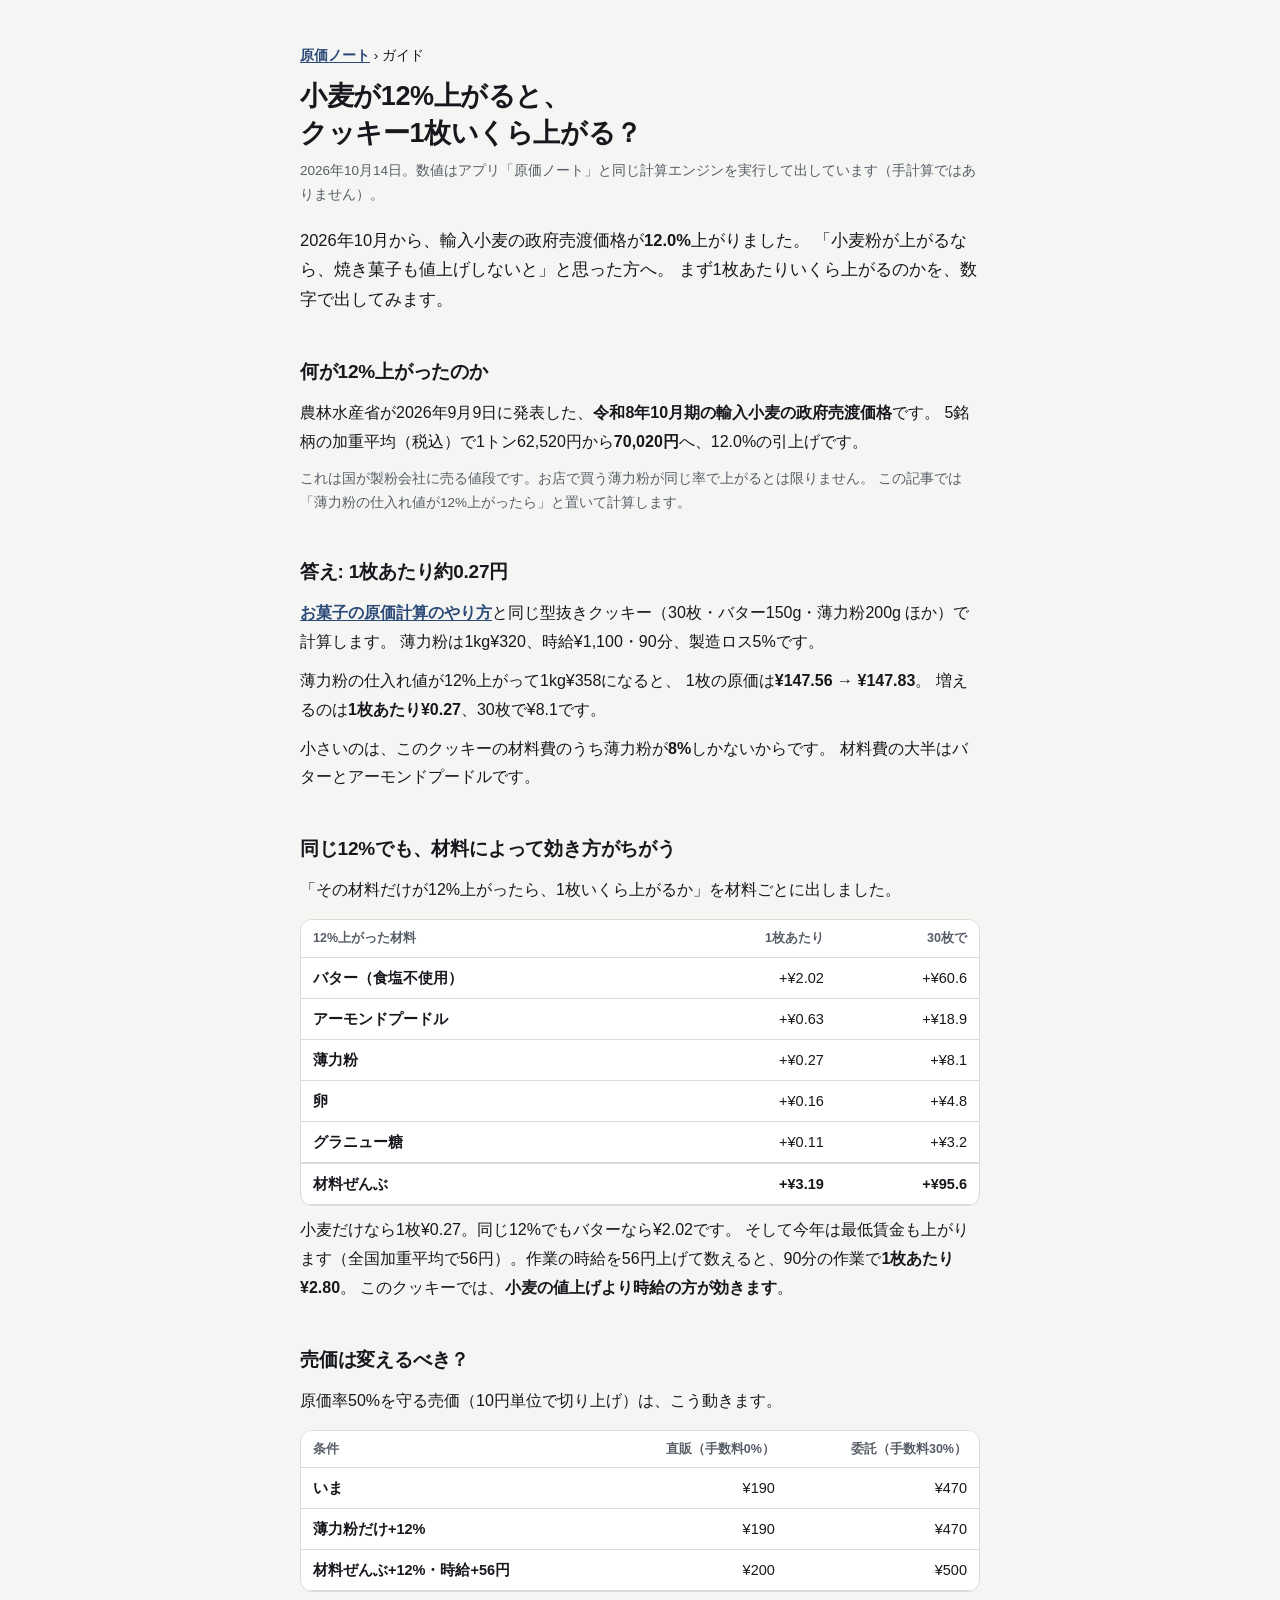
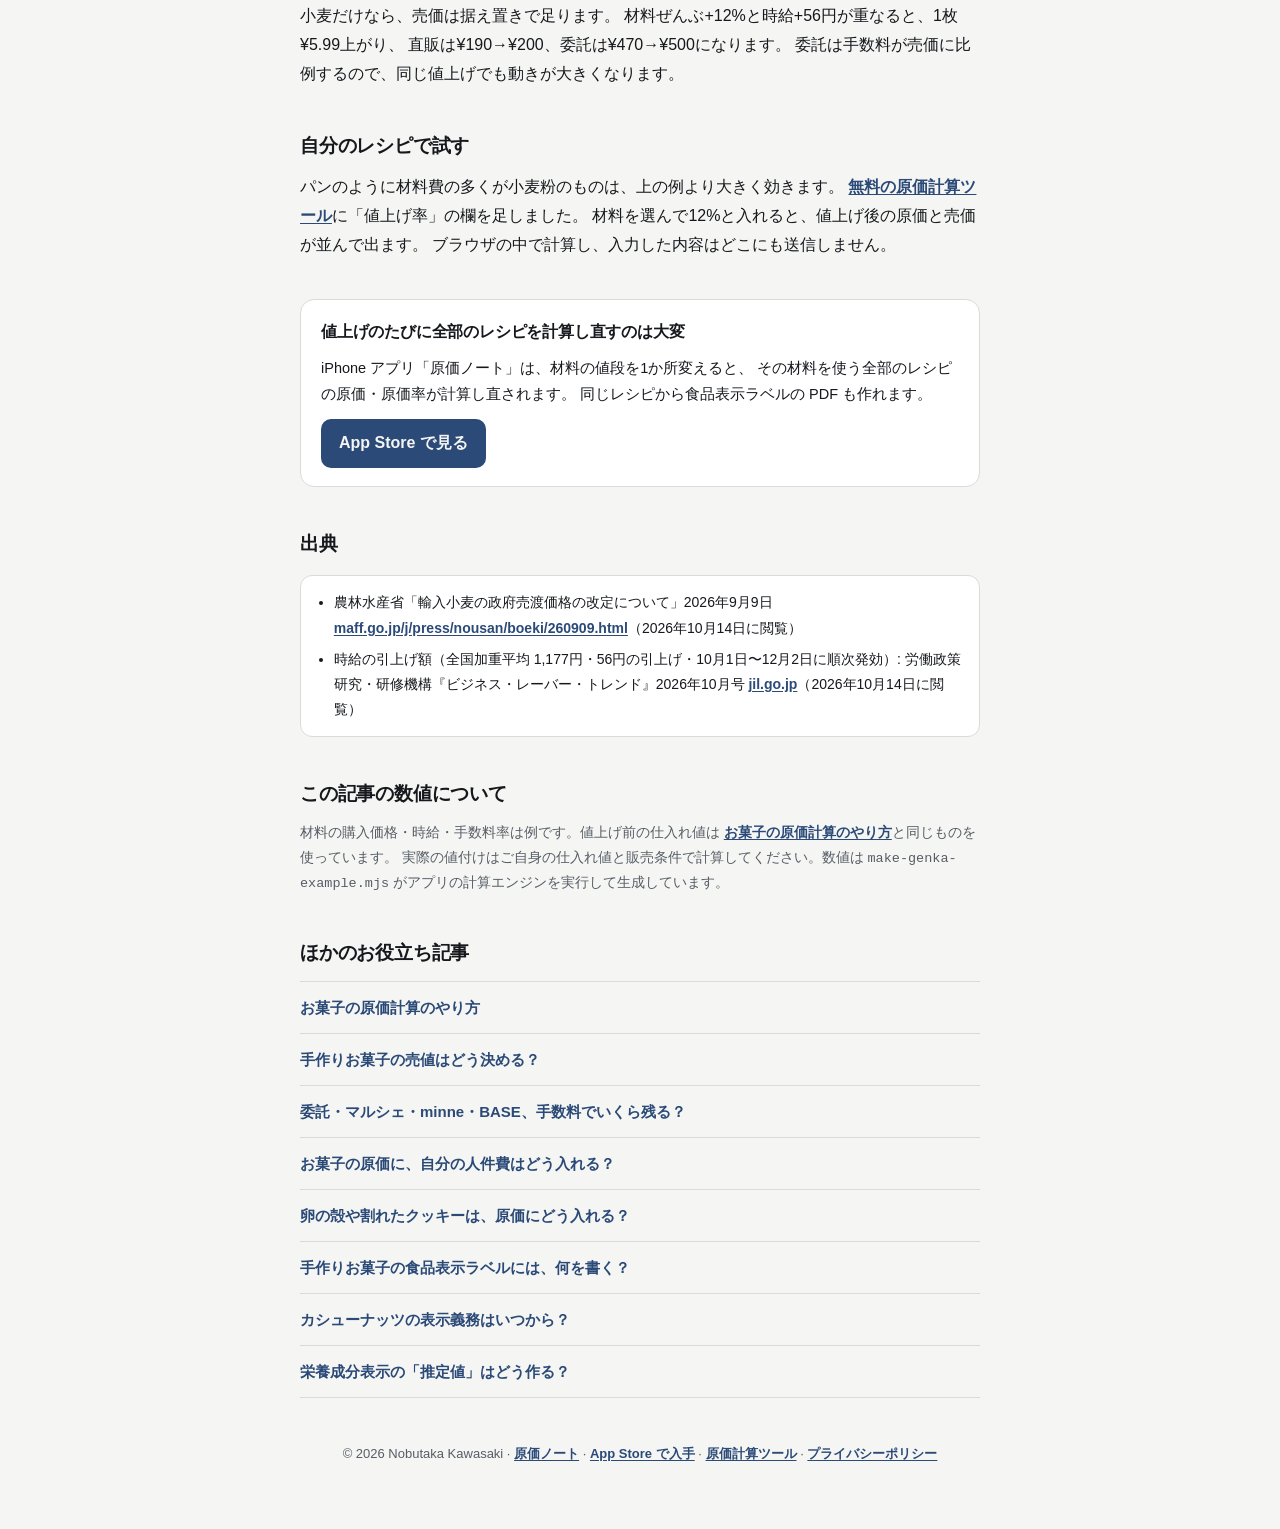
<file: komugi-neage.html>
<!DOCTYPE html>
<html lang="ja">
<head>
<meta charset="utf-8">
<meta name="viewport" content="width=device-width, initial-scale=1">
<title>小麦が12%上がると、クッキー1枚いくら上がる？【2026年10月・計算例つき】</title>
<meta name="description" content="2026年10月、輸入小麦の政府売渡価格が12.0%上がりました。手作りクッキー1枚の原価がいくら上がるかを、材料ごと・時給の引上げ込みで計算します。売価を変えるべきかの目安つき。">
<style>
  /* 配色は okashi-genka.html と同じトークン。
     字体はヒラギノを先頭にする（-apple-system が先頭だと iOS シミュレータの Safari で日本語が□になった実例がある） */
  :root{
    --bg:#F5F6F3; --card:#FFFFFF; --ink:#16181D; --ink-soft:#565D66;
    --accent:#2B4A78; --ok:#1F7A45; --low:#8F6400; --high:#B23427; --line:#D9DCD6;
  }
  @media (prefers-color-scheme: dark){
    :root{
      --bg:#14161A; --card:#1D2025; --ink:#E8EAED; --ink-soft:#9BA1A8;
      --accent:#8FAAD1; --ok:#55A578; --low:#C79A3C; --high:#D06A5C; --line:#2E3238;
    }
  }
  *{box-sizing:border-box;margin:0;padding:0}
  body{background:var(--bg);color:var(--ink);
    font-family:"Hiragino Sans","Hiragino Kaku Gothic ProN",-apple-system,BlinkMacSystemFont,"Segoe UI",Roboto,"Noto Sans JP",Meiryo,sans-serif;
    line-height:1.8;padding:24px 20px 64px;-webkit-font-smoothing:antialiased;overflow-wrap:anywhere}
  .wrap{max-width:680px;margin:0 auto}
  header{margin:20px 0 8px}
  .crumb{font-size:13.5px}
  h1{font-size:27px;line-height:1.35;letter-spacing:-.4px;font-weight:800;margin-top:10px}
  .meta{margin-top:8px;font-size:13.5px;color:var(--ink-soft)}
  h2{font-size:19px;font-weight:800;letter-spacing:-.2px;margin:40px 0 10px}
  p + p{margin-top:10px}
  .lead{margin-top:18px;font-size:16.5px}
  a{color:var(--accent);font-weight:600;text-decoration:underline;text-underline-offset:2px}
  .muted{color:var(--ink-soft);font-size:13.5px}
  .scroll{overflow-x:auto;margin-top:14px;-webkit-overflow-scrolling:touch;
    border:1px solid var(--line);border-radius:12px;background:var(--card)}
  table{border-collapse:collapse;min-width:100%;font-size:14.5px;white-space:nowrap}
  th,td{padding:7px 12px;text-align:right;border-bottom:1px solid var(--line)}
  thead th{background:var(--card);font-size:12.5px;color:var(--ink-soft);text-align:right}
  tbody th,thead th:first-child{text-align:left}
  tr.total td,tr.total th{font-weight:800;border-top:2px solid var(--line)}
  .hint{margin-top:8px;font-size:12.5px;color:var(--ink-soft)}
  @media (min-width:700px){ .hint{display:none} }
  @media (max-width:560px){ table{font-size:13px} th,td{padding:6px 9px} }
  .src{background:var(--card);border:1px solid var(--line);border-radius:12px;
    padding:14px 16px;margin-top:14px;font-size:14px}
  .src li{margin-left:1.2em}
  .src li + li{margin-top:6px}
  .cta{background:var(--card);border:1px solid var(--line);border-radius:14px;
    padding:18px 20px;margin-top:40px}
  .cta h2{margin:0 0 8px;font-size:16px}
  .cta p{font-size:14.5px}
  .btn{display:inline-block;margin-top:12px;background:var(--accent);color:var(--bg);
    padding:10px 18px;border-radius:10px;text-decoration:none;font-weight:700}
  .related ul{list-style:none;border-top:1px solid var(--line)}
  .related li{border-bottom:1px solid var(--line)}
  .related a{display:block;padding:12px 0;text-decoration:none;font-size:15px}
  footer{margin-top:44px;text-align:center;color:var(--ink-soft);font-size:13px}
</style>
<meta property="og:title" content="小麦が12%上がると、クッキー1枚いくら上がる？">
<meta property="og:description" content="輸入小麦の政府売渡価格+12.0%（2026年10月期）で、手作りクッキー1枚の原価はいくら上がるか。材料ごと・時給込みで計算しました。">
<meta property="og:url" content="https://nosunosukawa.github.io/genkanote-site/komugi-neage.html">
<meta property="og:type" content="article">
<link rel="canonical" href="https://nosunosukawa.github.io/genkanote-site/komugi-neage.html">
<meta name="apple-itunes-app" content="app-id=6799887510">
<script type="application/ld+json">
{
 "@context": "https://schema.org",
 "@type": "Article",
 "headline": "小麦が12%上がると、クッキー1枚いくら上がる？",
 "inLanguage": "ja",
 "datePublished": "2026-10-14",
 "dateModified": "2026-10-14",
 "author": {
  "@type": "Person",
  "name": "Nobutaka Kawasaki"
 },
 "mainEntityOfPage": "https://nosunosukawa.github.io/genkanote-site/komugi-neage.html"
}
</script>
<script defer src="https://static.cloudflareinsights.com/beacon.min.js" data-cf-beacon='{"token": "da30c37073e746159a379341e417854d"}'></script>
<link rel="icon" type="image/png" href="assets/favicon.png">
<link rel="apple-touch-icon" href="assets/apple-touch-icon.png">
</head>
<body>
<div class="wrap">

  <header>
    <p class="crumb"><a href="index.html">原価ノート</a> › ガイド</p>
    <h1>小麦が12%上がると、<br>クッキー1枚いくら上がる？</h1>
    <p class="meta">2026年10月14日。数値はアプリ「原価ノート」と同じ計算エンジンを実行して出しています（手計算ではありません）。</p>
  </header>

  <p class="lead">2026年10月から、輸入小麦の政府売渡価格が<strong>12.0%</strong>上がりました。
     「小麦粉が上がるなら、焼き菓子も値上げしないと」と思った方へ。
     まず1枚あたりいくら上がるのかを、数字で出してみます。</p>

  <h2>何が12%上がったのか</h2>
  <p>農林水産省が2026年9月9日に発表した、<strong>令和8年10月期の輸入小麦の政府売渡価格</strong>です。
     5銘柄の加重平均（税込）で1トン62,520円から<strong>70,020円</strong>へ、12.0%の引上げです。</p>
  <p class="muted">これは国が製粉会社に売る値段です。お店で買う薄力粉が同じ率で上がるとは限りません。
     この記事では「薄力粉の仕入れ値が12%上がったら」と置いて計算します。</p>

  <!-- komugi:start（node make-genka-example.mjs が生成。手で直さない） -->
  <h2>答え: 1枚あたり約0.27円</h2>
  <p><a href="okashi-genka.html">お菓子の原価計算のやり方</a>と同じ型抜きクッキー（30枚・バター150g・薄力粉200g ほか）で計算します。
     薄力粉は1kg¥320、時給¥1,100・90分、製造ロス5%です。</p>
  <p>薄力粉の仕入れ値が12%上がって1kg¥358になると、
     1枚の原価は<strong>¥147.56 → ¥147.83</strong>。
     増えるのは<strong>1枚あたり¥0.27</strong>、30枚で¥8.1です。</p>
  <p>小さいのは、このクッキーの材料費のうち薄力粉が<strong>8%</strong>しかないからです。
     材料費の大半はバターとアーモンドプードルです。</p>

  <h2>同じ12%でも、材料によって効き方がちがう</h2>
  <p>「その材料だけが12%上がったら、1枚いくら上がるか」を材料ごとに出しました。</p>
  <div class="scroll">
    <table>
      <thead><tr><th>12%上がった材料</th><th>1枚あたり</th><th>30枚で</th></tr></thead>
      <tbody>
        <tr><th scope="row">バター（食塩不使用）</th><td>+¥2.02</td><td>+¥60.6</td></tr>
        <tr><th scope="row">アーモンドプードル</th><td>+¥0.63</td><td>+¥18.9</td></tr>
        <tr><th scope="row">薄力粉</th><td>+¥0.27</td><td>+¥8.1</td></tr>
        <tr><th scope="row">卵</th><td>+¥0.16</td><td>+¥4.8</td></tr>
        <tr><th scope="row">グラニュー糖</th><td>+¥0.11</td><td>+¥3.2</td></tr>
        <tr class="total"><th scope="row">材料ぜんぶ</th><td>+¥3.19</td><td>+¥95.6</td></tr>
      </tbody>
    </table>
  </div>
  <p class="hint">表は横にスワイプできます →</p>
  <p>小麦だけなら1枚¥0.27。同じ12%でもバターなら¥2.02です。
     そして今年は最低賃金も上がります（全国加重平均で56円）。作業の時給を56円上げて数えると、90分の作業で<strong>1枚あたり¥2.80</strong>。
     このクッキーでは、<strong>小麦の値上げより時給の方が効きます</strong>。</p>

  <h2>売価は変えるべき？</h2>
  <p>原価率50%を守る売価（10円単位で切り上げ）は、こう動きます。</p>
  <div class="scroll">
    <table>
      <thead><tr><th>条件</th><th>直販（手数料0%）</th><th>委託（手数料30%）</th></tr></thead>
      <tbody>
        <tr><th scope="row">いま</th><td>¥190</td><td>¥470</td></tr>
        <tr><th scope="row">薄力粉だけ+12%</th><td>¥190</td><td>¥470</td></tr>
        <tr><th scope="row">材料ぜんぶ+12%・時給+56円</th><td>¥200</td><td>¥500</td></tr>
      </tbody>
    </table>
  </div>
  <p class="hint">表は横にスワイプできます →</p>
  <p>小麦だけなら、売価は据え置きで足ります。
     材料ぜんぶ+12%と時給+56円が重なると、1枚¥5.99上がり、
     直販は¥190→¥200、委託は¥470→¥500になります。
     委託は手数料が売価に比例するので、同じ値上げでも動きが大きくなります。</p>
  <!-- komugi:end -->

  <h2>自分のレシピで試す</h2>
  <p>パンのように材料費の多くが小麦粉のものは、上の例より大きく効きます。
     <a href="genka-calculator.html#neage=12">無料の原価計算ツール</a>に「値上げ率」の欄を足しました。
     材料を選んで12%と入れると、値上げ後の原価と売価が並んで出ます。
     ブラウザの中で計算し、入力した内容はどこにも送信しません。</p>

  <div class="cta">
    <h2>値上げのたびに全部のレシピを計算し直すのは大変</h2>
    <p>iPhone アプリ「原価ノート」は、材料の値段を1か所変えると、
       その材料を使う全部のレシピの原価・原価率が計算し直されます。
       同じレシピから食品表示ラベルの PDF も作れます。</p>
    <a class="btn" href="https://apps.apple.com/jp/app/id6799887510" target="_blank" rel="noopener">App Store で見る</a>
  </div>

  <h2>出典</h2>
  <ul class="src">
    <li>農林水産省「輸入小麦の政府売渡価格の改定について」2026年9月9日
      <a href="https://www.maff.go.jp/j/press/nousan/boeki/260909.html" target="_blank" rel="noopener">maff.go.jp/j/press/nousan/boeki/260909.html</a>（2026年10月14日に閲覧）</li>
    <li>時給の引上げ額（全国加重平均 1,177円・56円の引上げ・10月1日〜12月2日に順次発効）:
      労働政策研究・研修機構『ビジネス・レーバー・トレンド』2026年10月号
      <a href="https://www.jil.go.jp/kokunai/blt/backnumber/2026/10/special_03.html" target="_blank" rel="noopener">jil.go.jp</a>（2026年10月14日に閲覧）</li>
  </ul>

  <h2>この記事の数値について</h2>
  <p class="muted">材料の購入価格・時給・手数料率は例です。値上げ前の仕入れ値は
     <a href="okashi-genka.html">お菓子の原価計算のやり方</a>と同じものを使っています。
     実際の値付けはご自身の仕入れ値と販売条件で計算してください。数値は
     <code>make-genka-example.mjs</code> がアプリの計算エンジンを実行して生成しています。</p>

  <!-- related:start（node make-genka-example.mjs が生成。手で直さない） -->
  <nav class="related" aria-label="お役立ち記事">
    <h2>ほかのお役立ち記事</h2>
    <ul>
      <li><a href="okashi-genka.html">お菓子の原価計算のやり方</a></li>
      <li><a href="baika-kimekata.html">手作りお菓子の売値はどう決める？</a></li>
      <li><a href="tesuuryou-hikaku.html">委託・マルシェ・minne・BASE、手数料でいくら残る？</a></li>
      <li><a href="jinkenhi.html">お菓子の原価に、自分の人件費はどう入れる？</a></li>
      <li><a href="budomari.html">卵の殻や割れたクッキーは、原価にどう入れる？</a></li>
      <li><a href="shokuhin-hyoji.html">手作りお菓子の食品表示ラベルには、何を書く？</a></li>
      <li><a href="allergen-hyoji.html">カシューナッツの表示義務はいつから？</a></li>
      <li><a href="eiyo-suiteichi.html">栄養成分表示の「推定値」はどう作る？</a></li>
    </ul>
  </nav>
  <!-- related:end -->

  <footer>
    © 2026 Nobutaka Kawasaki · <a href="index.html">原価ノート</a> · <a href="https://apps.apple.com/jp/app/id6799887510" target="_blank" rel="noopener">App Store で入手</a> · <a href="genka-calculator.html">原価計算ツール</a> · <a href="privacy.html">プライバシーポリシー</a>
  </footer>

</div>
</body>
</html>
</file>
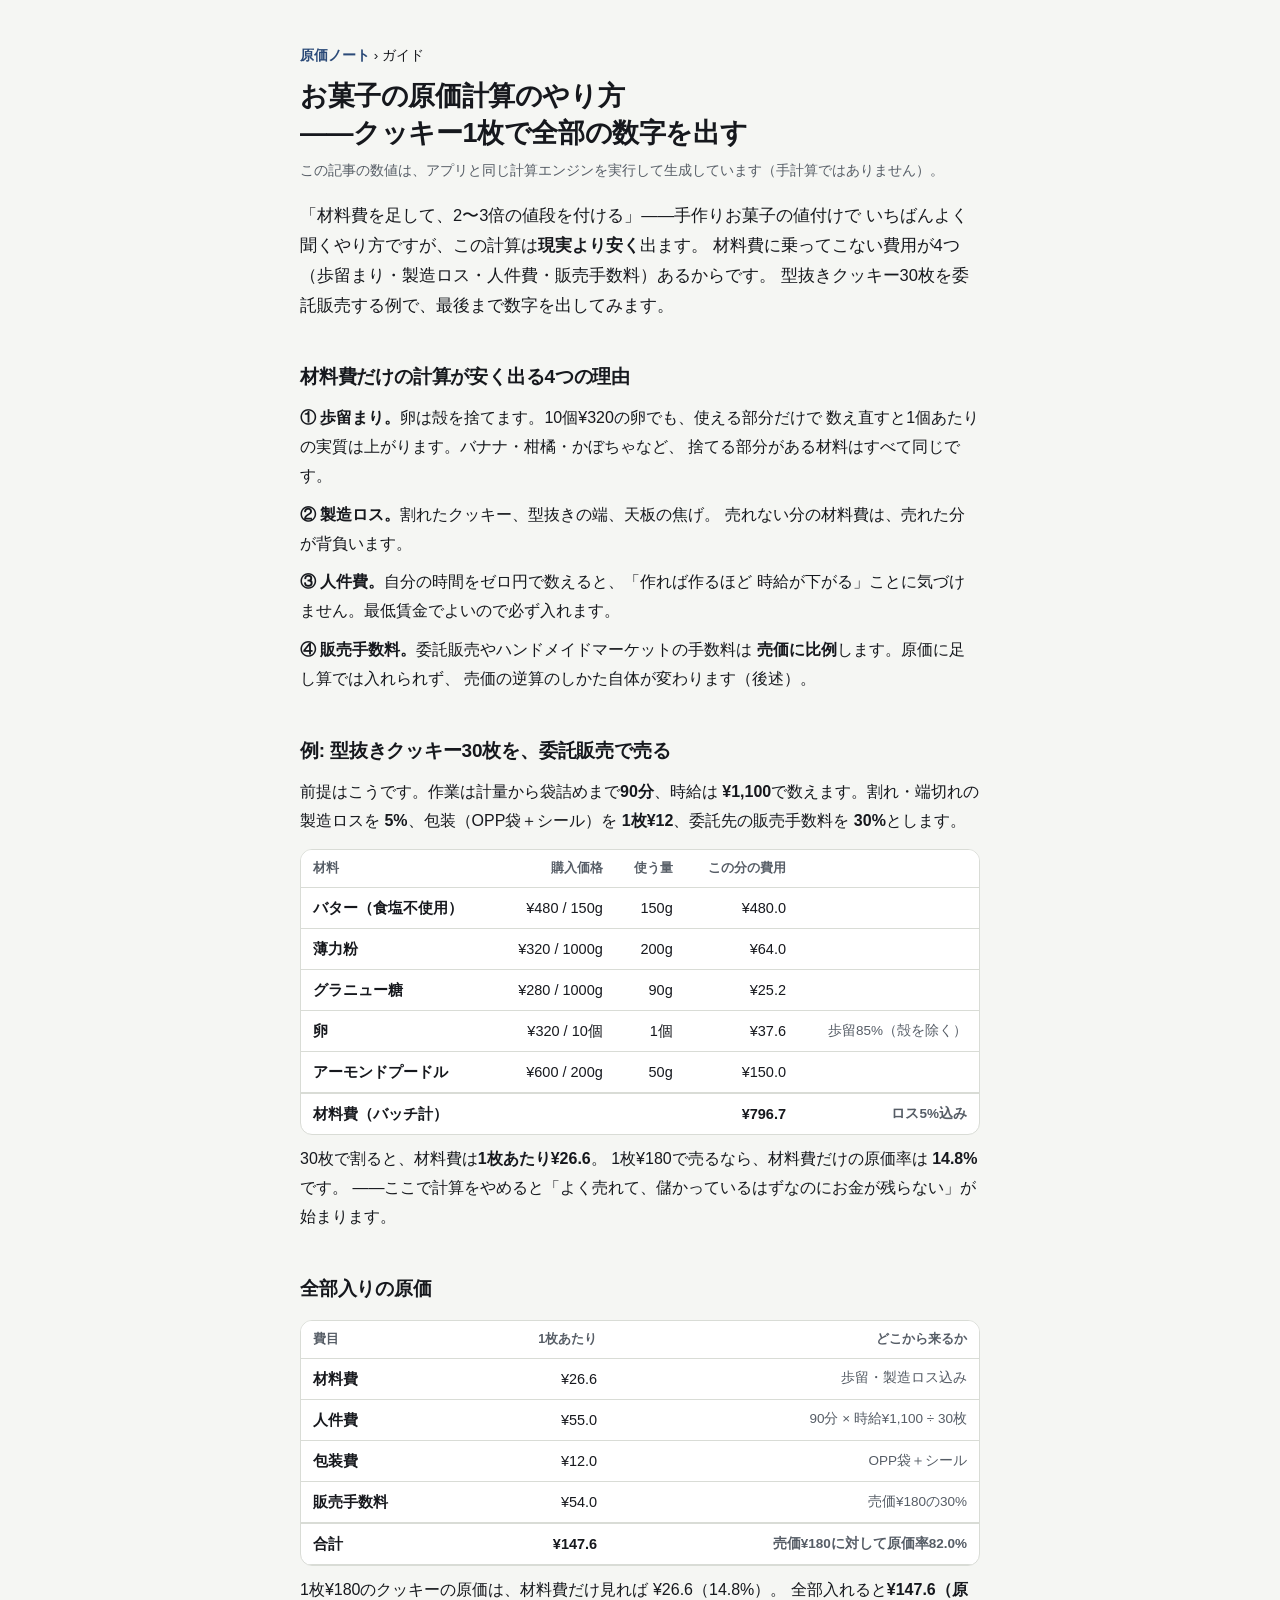
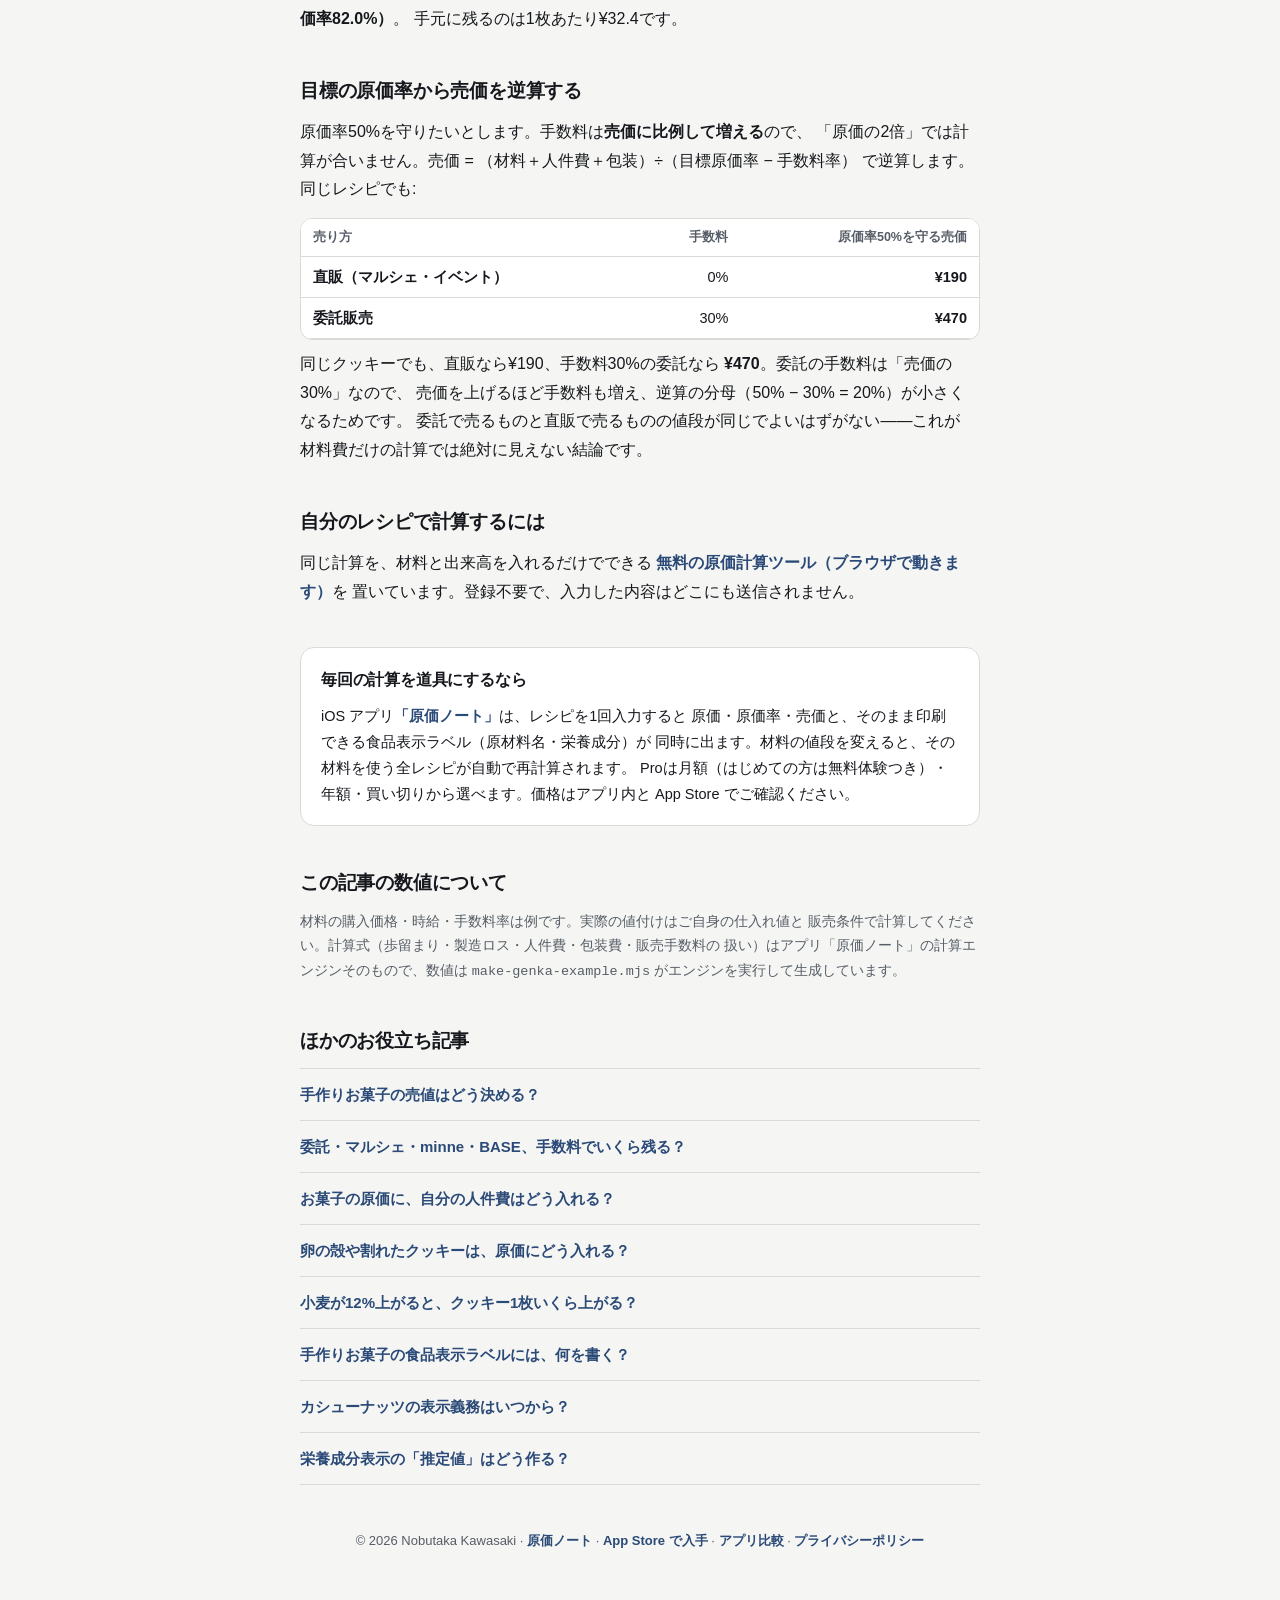
<file: okashi-genka.html>
<!DOCTYPE html>
<html lang="ja">
<head>
<meta charset="utf-8">
<meta name="viewport" content="width=device-width, initial-scale=1">
<title>お菓子の原価計算のやり方 — クッキー1枚で全部の数字を出す【計算例つき】</title>
<meta name="description" content="手作りお菓子の値段の付け方。材料費だけの原価計算が現実より安く出る理由（歩留まり・製造ロス・人件費・包装・委託手数料）を、型抜きクッキー30枚の実例で最後まで計算します。">
<style>
  /* 配色はトップページ（index.html）と同じトークン */
  :root{
    --bg:#F5F6F3; --card:#FFFFFF; --ink:#16181D; --ink-soft:#565D66;
    --accent:#2B4A78; --ok:#1F7A45; --low:#8F6400; --high:#B23427; --line:#D9DCD6;
  }
  @media (prefers-color-scheme: dark){
    :root{
      --bg:#14161A; --card:#1D2025; --ink:#E8EAED; --ink-soft:#9BA1A8;
      --accent:#8FAAD1; --ok:#55A578; --low:#C79A3C; --high:#D06A5C; --line:#2E3238;
    }
  }
  *{box-sizing:border-box;margin:0;padding:0}
  body{background:var(--bg);color:var(--ink);
    font-family:"Hiragino Sans","Hiragino Kaku Gothic ProN",-apple-system,BlinkMacSystemFont,"Segoe UI",Roboto,"Noto Sans JP",Meiryo,sans-serif;
    line-height:1.8;padding:24px 20px 64px;-webkit-font-smoothing:antialiased;overflow-wrap:anywhere}
  .wrap{max-width:680px;margin:0 auto}
  header{margin:20px 0 8px}
  .crumb{font-size:13.5px}
  h1{font-size:27px;line-height:1.35;letter-spacing:-.4px;font-weight:800;margin-top:10px}
  .meta{margin-top:8px;font-size:13.5px;color:var(--ink-soft)}
  h2{font-size:19px;font-weight:800;letter-spacing:-.2px;margin:40px 0 10px}
  p + p{margin-top:10px}
  .lead{margin-top:18px;font-size:16.5px}
  a{color:var(--accent);font-weight:600;text-decoration:none}
  a:hover{text-decoration:underline}
  .muted{color:var(--ink-soft);font-size:13.5px}
  .scroll{overflow-x:auto;margin-top:14px;-webkit-overflow-scrolling:touch;
    border:1px solid var(--line);border-radius:12px;background:var(--card)}
  table{border-collapse:collapse;min-width:100%;font-size:14.5px;white-space:nowrap}
  th,td{padding:7px 12px;text-align:right;border-bottom:1px solid var(--line)}
  thead th{background:var(--card);font-size:12.5px;color:var(--ink-soft);text-align:right}
  tbody th,thead th:first-child{text-align:left}
  tfoot th{text-align:left}
  tfoot td,tfoot th{font-weight:800;border-bottom:none;border-top:2px solid var(--line)}
  tr.total td,tr.total th{font-weight:800;border-top:2px solid var(--line)}
  .hint{margin-top:8px;font-size:12.5px;color:var(--ink-soft)}
  @media (min-width:700px){ .hint{display:none} }
  @media (max-width:560px){ table{font-size:13px} th,td{padding:6px 9px} }
  .cta{background:var(--card);border:1px solid var(--line);border-radius:14px;
    padding:18px 20px;margin-top:40px}
  .cta h2{margin:0 0 8px;font-size:16px}
  .cta p{font-size:14.5px}
  .related ul{list-style:none;border-top:1px solid var(--line)}
  .related li{border-bottom:1px solid var(--line)}
  .related a{display:block;padding:12px 0;text-decoration:none;font-size:15px}
  footer{margin-top:44px;text-align:center;color:var(--ink-soft);font-size:13px}
</style>
<meta property="og:title" content="お菓子の原価計算のやり方 — クッキー1枚で全部の数字を出す">
<meta property="og:description" content="材料費だけの原価計算が現実より安く出る理由を、型抜きクッキー30枚の実例で最後まで計算します。">
<meta property="og:url" content="https://nosunosukawa.github.io/genkanote-site/okashi-genka.html">
<meta property="og:type" content="article">
<link rel="canonical" href="https://nosunosukawa.github.io/genkanote-site/okashi-genka.html">
<meta name="apple-itunes-app" content="app-id=6799887510">
<script type="application/ld+json">
{
 "@context": "https://schema.org",
 "@type": "Article",
 "headline": "お菓子の原価計算のやり方 — クッキー1枚で全部の数字を出す",
 "inLanguage": "ja",
 "datePublished": "2026-08-16",
 "dateModified": "2026-08-16",
 "author": {
  "@type": "Person",
  "name": "Nobutaka Kawasaki"
 },
 "mainEntityOfPage": "https://nosunosukawa.github.io/genkanote-site/okashi-genka.html"
}
</script>
<script defer src="https://static.cloudflareinsights.com/beacon.min.js" data-cf-beacon='{"token": "da30c37073e746159a379341e417854d"}'></script>
<link rel="icon" type="image/png" href="assets/favicon.png">
<link rel="apple-touch-icon" href="assets/apple-touch-icon.png">
</head>
<body>
<div class="wrap">

  <header>
    <p class="crumb"><a href="index.html">原価ノート</a> › ガイド</p>
    <h1>お菓子の原価計算のやり方<br>——クッキー1枚で全部の数字を出す</h1>
    <p class="meta">この記事の数値は、アプリと同じ計算エンジンを実行して生成しています（手計算ではありません）。</p>
  </header>

  <p class="lead">「材料費を足して、2〜3倍の値段を付ける」——手作りお菓子の値付けで
     いちばんよく聞くやり方ですが、この計算は<strong>現実より安く</strong>出ます。
     材料費に乗ってこない費用が4つ（歩留まり・製造ロス・人件費・販売手数料）あるからです。
     型抜きクッキー30枚を委託販売する例で、最後まで数字を出してみます。</p>

  <h2>材料費だけの計算が安く出る4つの理由</h2>
  <p><strong>① 歩留まり。</strong>卵は殻を捨てます。10個¥320の卵でも、使える部分だけで
     数え直すと1個あたりの実質は上がります。バナナ・柑橘・かぼちゃなど、
     捨てる部分がある材料はすべて同じです。</p>
  <p><strong>② 製造ロス。</strong>割れたクッキー、型抜きの端、天板の焦げ。
     売れない分の材料費は、売れた分が背負います。</p>
  <p><strong>③ 人件費。</strong>自分の時間をゼロ円で数えると、「作れば作るほど
     時給が下がる」ことに気づけません。最低賃金でよいので必ず入れます。</p>
  <p><strong>④ 販売手数料。</strong>委託販売やハンドメイドマーケットの手数料は
     <strong>売価に比例</strong>します。原価に足し算では入れられず、
     売価の逆算のしかた自体が変わります（後述）。</p>

  <!-- data:start（node make-genka-example.mjs が生成。手で直さない） -->
  <h2>例: 型抜きクッキー30枚を、委託販売で売る</h2>
  <p>前提はこうです。作業は計量から袋詰めまで<strong>90分</strong>、時給は
     <strong>¥1,100</strong>で数えます。割れ・端切れの製造ロスを
     <strong>5%</strong>、包装（OPP袋＋シール）を
     <strong>1枚¥12</strong>、委託先の販売手数料を
     <strong>30%</strong>とします。</p>

  <div class="scroll">
    <table>
      <thead>
        <tr><th>材料</th><th>購入価格</th><th>使う量</th><th>この分の費用</th><th></th></tr>
      </thead>
      <tbody>
        <tr><th scope="row">バター（食塩不使用）</th>
          <td>¥480 / 150g</td>
          <td>150g</td><td>¥480.0</td><td class="muted"></td></tr>
        <tr><th scope="row">薄力粉</th>
          <td>¥320 / 1000g</td>
          <td>200g</td><td>¥64.0</td><td class="muted"></td></tr>
        <tr><th scope="row">グラニュー糖</th>
          <td>¥280 / 1000g</td>
          <td>90g</td><td>¥25.2</td><td class="muted"></td></tr>
        <tr><th scope="row">卵</th>
          <td>¥320 / 10個</td>
          <td>1個</td><td>¥37.6</td><td class="muted">歩留85%（殻を除く）</td></tr>
        <tr><th scope="row">アーモンドプードル</th>
          <td>¥600 / 200g</td>
          <td>50g</td><td>¥150.0</td><td class="muted"></td></tr>
      </tbody>
      <tfoot>
        <tr><th scope="row">材料費（バッチ計）</th><td></td><td></td>
          <td>¥796.7</td><td class="muted">ロス5%込み</td></tr>
      </tfoot>
    </table>
  </div>
  <p class="hint">表は横にスワイプできます →</p>

  <p>30枚で割ると、材料費は<strong>1枚あたり¥26.6</strong>。
     1枚¥180で売るなら、材料費だけの原価率は
     <strong>14.8%</strong>です。
     ——ここで計算をやめると「よく売れて、儲かっているはずなのにお金が残らない」が始まります。</p>

  <h2>全部入りの原価</h2>
  <div class="scroll">
    <table>
      <thead><tr><th>費目</th><th>1枚あたり</th><th>どこから来るか</th></tr></thead>
      <tbody>
        <tr><th scope="row">材料費</th><td>¥26.6</td><td class="muted">歩留・製造ロス込み</td></tr>
        <tr><th scope="row">人件費</th><td>¥55.0</td><td class="muted">90分 × 時給¥1,100 ÷ 30枚</td></tr>
        <tr><th scope="row">包装費</th><td>¥12.0</td><td class="muted">OPP袋＋シール</td></tr>
        <tr><th scope="row">販売手数料</th><td>¥54.0</td><td class="muted">売価¥180の30%</td></tr>
        <tr class="total"><th scope="row">合計</th><td><strong>¥147.6</strong></td>
          <td class="muted">売価¥180に対して原価率<strong>82.0%</strong></td></tr>
      </tbody>
    </table>
  </div>
  <p class="hint">表は横にスワイプできます →</p>

  <p>1枚¥180のクッキーの原価は、材料費だけ見れば
     ¥26.6（14.8%）。
     全部入れると<strong>¥147.6（原価率82.0%）</strong>。
     手元に残るのは1枚あたり¥32.4です。</p>

  <h2>目標の原価率から売価を逆算する</h2>
  <p>原価率50%を守りたいとします。手数料は<strong>売価に比例して増える</strong>ので、
     「原価の2倍」では計算が合いません。売価 = （材料＋人件費＋包装）÷（目標原価率 − 手数料率）
     で逆算します。同じレシピでも:</p>

  <div class="scroll">
    <table>
      <thead><tr><th>売り方</th><th>手数料</th><th>原価率50%を守る売価</th></tr></thead>
      <tbody>
        <tr><th scope="row">直販（マルシェ・イベント）</th><td>0%</td><td><strong>¥190</strong></td></tr>
        <tr><th scope="row">委託販売</th><td>30%</td><td><strong>¥470</strong></td></tr>
      </tbody>
    </table>
  </div>
  <p class="hint">表は横にスワイプできます →</p>

  <p>同じクッキーでも、直販なら¥190、手数料30%の委託なら
     <strong>¥470</strong>。委託の手数料は「売価の30%」なので、
     売価を上げるほど手数料も増え、逆算の分母（50% − 30% = 20%）が小さくなるためです。
     委託で売るものと直販で売るものの値段が同じでよいはずがない——これが
     材料費だけの計算では絶対に見えない結論です。</p>
  <!-- data:end -->

  <h2>自分のレシピで計算するには</h2>
  <p>同じ計算を、材料と出来高を入れるだけでできる
     <a href="genka-calculator.html">無料の原価計算ツール（ブラウザで動きます）</a>を
     置いています。登録不要で、入力した内容はどこにも送信されません。</p>

  <div class="cta">
    <h2>毎回の計算を道具にするなら</h2>
    <p>iOS アプリ<a href="index.html">「原価ノート」</a>は、レシピを1回入力すると
       原価・原価率・売価と、そのまま印刷できる食品表示ラベル（原材料名・栄養成分）が
       同時に出ます。材料の値段を変えると、その材料を使う全レシピが自動で再計算されます。
       Proは月額（はじめての方は無料体験つき）・年額・買い切りから選べます。価格はアプリ内と App Store でご確認ください。</p>
  </div>

  <h2>この記事の数値について</h2>
  <p class="muted">材料の購入価格・時給・手数料率は例です。実際の値付けはご自身の仕入れ値と
     販売条件で計算してください。計算式（歩留まり・製造ロス・人件費・包装費・販売手数料の
     扱い）はアプリ「原価ノート」の計算エンジンそのもので、数値は
     <code>make-genka-example.mjs</code> がエンジンを実行して生成しています。</p>

  <!-- related:start（node make-genka-example.mjs が生成。手で直さない） -->
  <nav class="related" aria-label="お役立ち記事">
    <h2>ほかのお役立ち記事</h2>
    <ul>
      <li><a href="baika-kimekata.html">手作りお菓子の売値はどう決める？</a></li>
      <li><a href="tesuuryou-hikaku.html">委託・マルシェ・minne・BASE、手数料でいくら残る？</a></li>
      <li><a href="jinkenhi.html">お菓子の原価に、自分の人件費はどう入れる？</a></li>
      <li><a href="budomari.html">卵の殻や割れたクッキーは、原価にどう入れる？</a></li>
      <li><a href="komugi-neage.html">小麦が12%上がると、クッキー1枚いくら上がる？</a></li>
      <li><a href="shokuhin-hyoji.html">手作りお菓子の食品表示ラベルには、何を書く？</a></li>
      <li><a href="allergen-hyoji.html">カシューナッツの表示義務はいつから？</a></li>
      <li><a href="eiyo-suiteichi.html">栄養成分表示の「推定値」はどう作る？</a></li>
    </ul>
  </nav>
  <!-- related:end -->

  <footer>
    © 2026 Nobutaka Kawasaki · <a href="index.html">原価ノート</a> · <a href="https://apps.apple.com/jp/app/id6799887510" target="_blank" rel="noopener">App Store で入手</a> · <a href="genka-label-app-comparison.html">アプリ比較</a> · <a href="privacy.html">プライバシーポリシー</a>
  </footer>

</div>
</body>
</html>
</file>
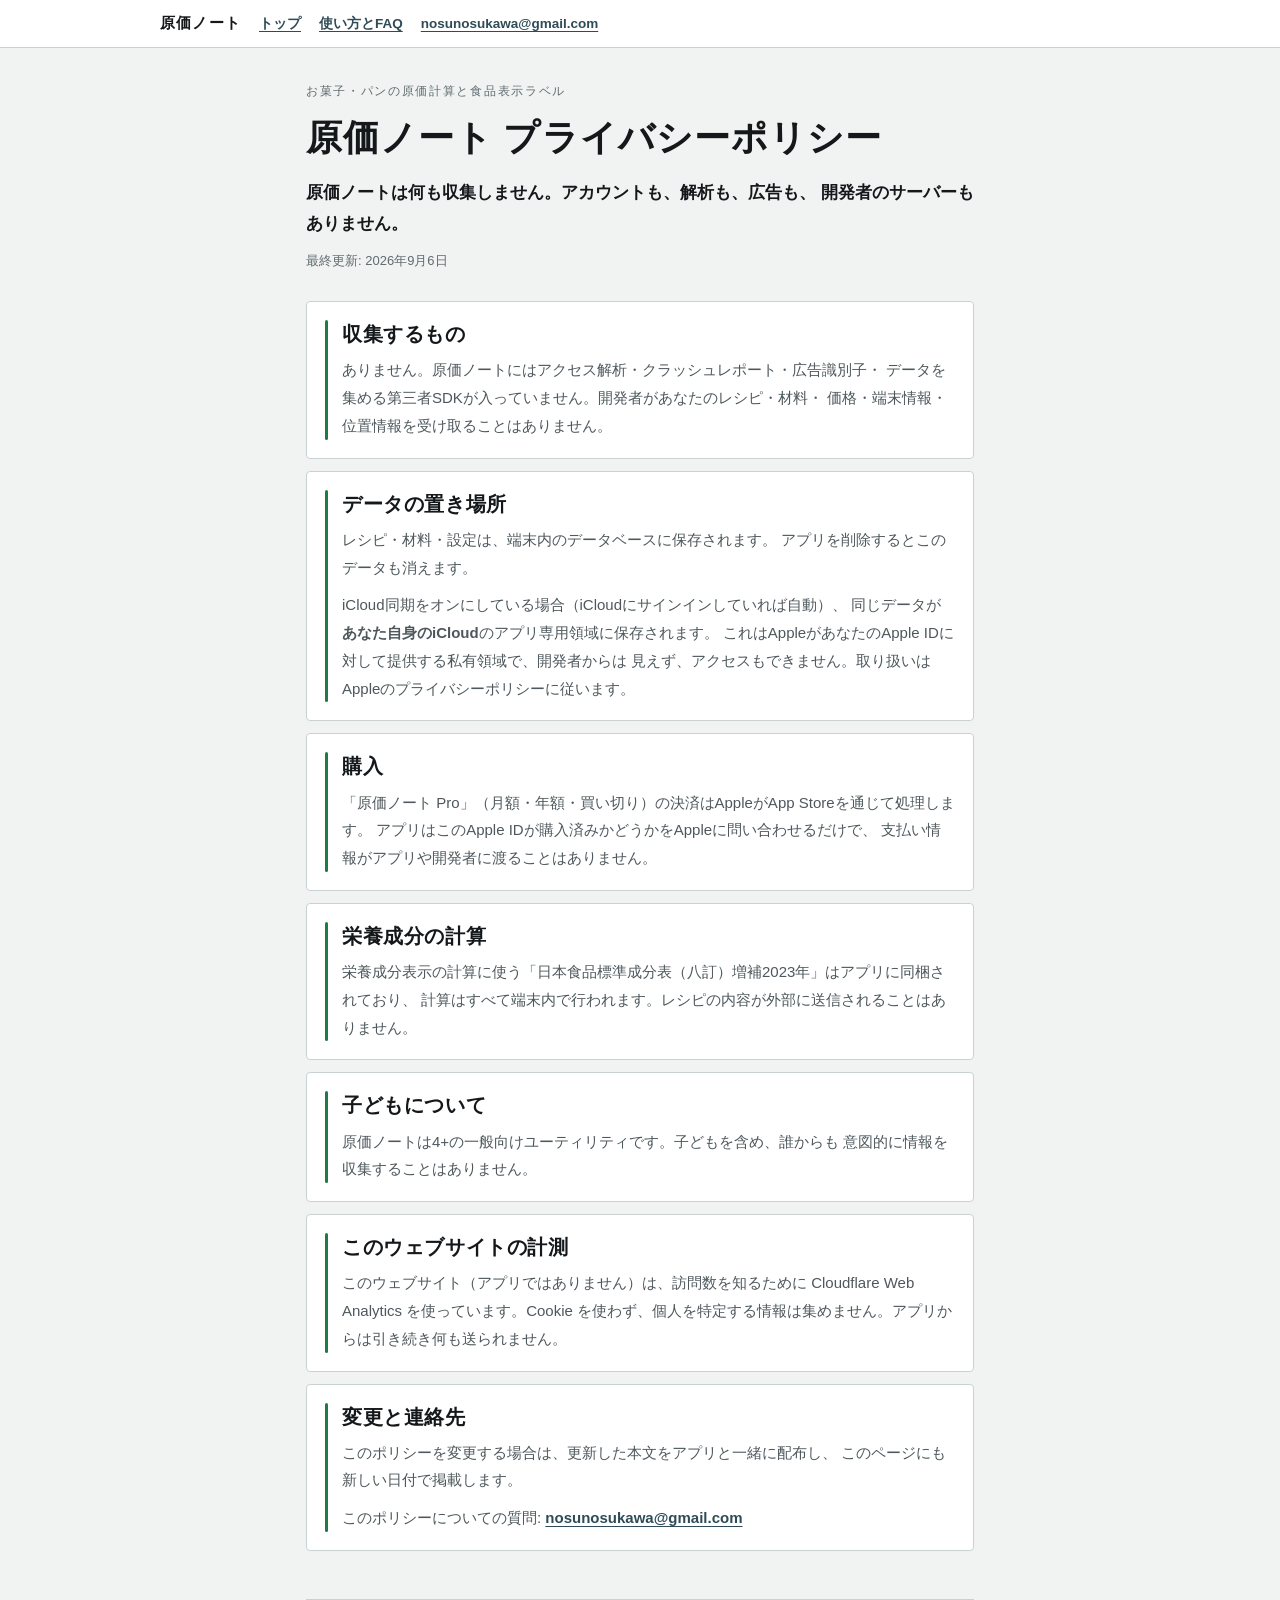
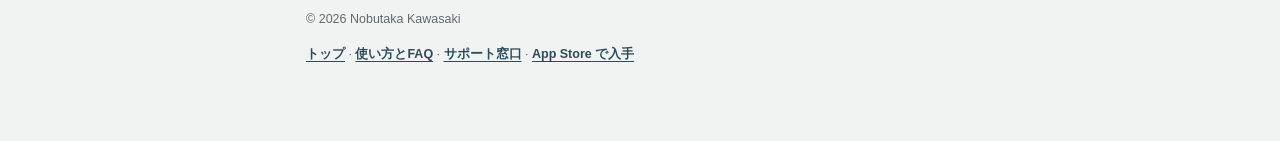
<file: privacy.html>
<!DOCTYPE html>
<html lang="ja">
<head>
<meta charset="utf-8">
<meta name="viewport" content="width=device-width, initial-scale=1">
<meta name="theme-color" content="#F1F3F2" media="(prefers-color-scheme: light)">
<meta name="theme-color" content="#101416" media="(prefers-color-scheme: dark)">
<title>原価ノート — プライバシーポリシー</title>
<meta name="description" content="原価ノートは何も収集しません。アカウントなし、解析なし、広告なし、開発者のサーバーなし。データは端末とあなた自身のiCloudの中だけにあります。">
<style>
  /* index.html / support.html と同じ「作業台に置いた紙」の地・字組 */
  :root{
    color-scheme:light;
    --sheet:#F1F3F2; --paper:#FFFFFF;
    --ink:#14181A; --ink-2:#4E585C; --ink-3:#5F6B6F;
    --line:#C9D2D3; --line-soft:#E1E6E5;
    --steel:#2E4B57; --ok:#1F7A45;
    --f-display:"Hiragino Mincho ProN","Hiragino Mincho Pro","YuMincho","Yu Mincho",
      "Noto Serif JP","Times New Roman",serif;
    --f-text:"Hiragino Sans","Hiragino Kaku Gothic ProN",-apple-system,BlinkMacSystemFont,
      "Yu Gothic UI","Segoe UI",Roboto,Helvetica,Arial,sans-serif;
    --f-soft:"Hiragino Maru Gothic ProN","Hiragino Maru Gothic Pro","Yu Gothic UI",
      "Hiragino Sans",sans-serif;
  }
  @media (prefers-color-scheme: dark){
    :root{
      color-scheme:dark;
      --sheet:#101416; --paper:#1B2124;
      --ink:#E8ECEC; --ink-2:#A2ADB0; --ink-3:#95A0A3;
      --line:#39423F; --line-soft:#2A3134;
      --steel:#93B7C6; --ok:#6FBE90;
    }
  }
  *{box-sizing:border-box;margin:0;padding:0}
  html{-webkit-text-size-adjust:100%}
  body{background:var(--sheet);
    color:var(--ink);
    font-family:var(--f-text);
    font-size:16px;line-height:1.85;-webkit-font-smoothing:antialiased;
    overflow-wrap:anywhere}
  .wrap{max-width:700px;margin:0 auto;padding:0 16px 64px}
  /* 本文へ飛ぶリンク。ふだんは見えず、Tab で最初に出る */
  .skip{position:absolute;left:-9999px;top:0;z-index:9}
  .skip:focus{left:8px;top:8px;background:var(--paper);color:var(--steel);
    padding:12px 14px;border:2px solid var(--steel);border-radius:4px;
    font-weight:700;text-decoration:none}

  .topbar{border-bottom:1px solid var(--line);background:var(--paper);padding:0 16px}
  .topbar .inner{max-width:960px;margin:0 auto;display:flex;flex-wrap:wrap;
    gap:0 18px;align-items:baseline;font-size:13.5px;line-height:1.6}
  .topbar .who{font-family:var(--f-display);font-size:15px;font-weight:700;
    letter-spacing:.08em;color:var(--ink);padding:11px 0}
  .topbar a{display:inline-block;padding:12px 0;min-width:0}
  header{padding:32px 0 0}
  .kicker{font-family:var(--f-soft);font-size:12px;font-weight:500;letter-spacing:.14em;
    color:var(--ink-3)}
  /* 明朝は細い。サイズと字間で視認性を作る */
  h1{font-family:var(--f-display);font-size:clamp(26px,5.8vw,36px);line-height:1.45;
     letter-spacing:.03em;font-weight:700;margin-top:10px;text-wrap:balance}
  .lead{margin-top:14px;font-size:17px;line-height:1.8;font-weight:600}
  .date{margin-top:10px;font-family:var(--f-soft);font-size:13px;color:var(--ink-3)}
  .cards{margin-top:28px}
  .card{background:var(--paper);border:1px solid var(--line);border-radius:4px;
    padding:18px;display:flex;gap:14px;align-items:stretch}
  .card + .card{margin-top:12px}
  .pad{width:3px;border-radius:2px;flex:none;background:var(--ok)}
  .body{flex:1;min-width:0}
  .card h2{font-family:var(--f-display);font-size:19.5px;line-height:1.55;
    margin-bottom:6px;letter-spacing:.03em;font-weight:700}
  .card p{font-size:15px;color:var(--ink-2)}
  .card p + p{margin-top:10px}
  a{color:var(--steel);font-weight:600;text-decoration:underline;
    text-decoration-thickness:1px;
    text-underline-offset:3px;text-decoration-color:currentColor}
  a,summary{touch-action:manipulation}
  a:hover{text-decoration-thickness:2px}
  a:focus-visible{outline:2.5px solid var(--steel);outline-offset:3px;border-radius:3px}
  footer{margin-top:48px;padding-top:8px;border-top:1px solid var(--line);
    font-family:var(--f-soft);color:var(--ink-3);font-size:12.5px;line-height:1.9}
  footer a{display:inline-block;padding:11px 0}
  @media (prefers-reduced-motion:reduce){
    *{animation:none!important;transition:none!important;scroll-behavior:auto!important}
  }
</style>
<link rel="canonical" href="https://nosunosukawa.github.io/genkanote-site/privacy.html">
<meta name="apple-itunes-app" content="app-id=6799887510">
<script defer src="https://static.cloudflareinsights.com/beacon.min.js" data-cf-beacon='{"token": "da30c37073e746159a379341e417854d"}'></script>
<link rel="icon" type="image/png" href="assets/favicon.png">
<link rel="apple-touch-icon" href="assets/apple-touch-icon.png">
</head>
<body>

<a class="skip" href="#main">本文へ</a>

<div class="topbar">
  <div class="inner">
    <span class="who" translate="no">原価ノート</span>
    <span><a href="index.html">トップ</a></span>
    <span><a href="support.html">使い方とFAQ</a></span>
    <span><a href="mailto:nosunosukawa@gmail.com">nosunosukawa@gmail.com</a></span>
  </div>
</div>

<main class="wrap" id="main">

  <header>
    <p class="kicker">お菓子・パンの原価計算と食品表示ラベル</p>
    <h1>原価ノート プライバシーポリシー</h1>
    <p class="lead">原価ノートは何も収集しません。アカウントも、解析も、広告も、
       開発者のサーバーもありません。</p>
    <p class="date">最終更新: 2026年9月6日</p>
  </header>

  <div class="cards">

  <div class="card">
    <div class="pad"></div>
    <div class="body">
      <h2>収集するもの</h2>
      <p>ありません。原価ノートにはアクセス解析・クラッシュレポート・広告識別子・
         データを集める第三者SDKが入っていません。開発者があなたのレシピ・材料・
         価格・端末情報・位置情報を受け取ることはありません。</p>
    </div>
  </div>

  <div class="card">
    <div class="pad"></div>
    <div class="body">
      <h2>データの置き場所</h2>
      <p>レシピ・材料・設定は、端末内のデータベースに保存されます。
         アプリを削除するとこのデータも消えます。</p>
      <p>iCloud同期をオンにしている場合（iCloudにサインインしていれば自動）、
         同じデータが<strong>あなた自身のiCloud</strong>のアプリ専用領域に保存されます。
         これはAppleがあなたのApple IDに対して提供する私有領域で、開発者からは
         見えず、アクセスもできません。取り扱いはAppleのプライバシーポリシーに従います。</p>
    </div>
  </div>

  <div class="card">
    <div class="pad"></div>
    <div class="body">
      <h2>購入</h2>
      <p>「原価ノート Pro」（月額・年額・買い切り）の決済はAppleがApp Storeを通じて処理します。
         アプリはこのApple IDが購入済みかどうかをAppleに問い合わせるだけで、
         支払い情報がアプリや開発者に渡ることはありません。</p>
    </div>
  </div>

  <div class="card">
    <div class="pad"></div>
    <div class="body">
      <h2>栄養成分の計算</h2>
      <p>栄養成分表示の計算に使う「日本食品標準成分表（八訂）増補2023年」はアプリに同梱されており、
         計算はすべて端末内で行われます。レシピの内容が外部に送信されることはありません。</p>
    </div>
  </div>

  <div class="card">
    <div class="pad"></div>
    <div class="body">
      <h2>子どもについて</h2>
      <p>原価ノートは4+の一般向けユーティリティです。子どもを含め、誰からも
         意図的に情報を収集することはありません。</p>
    </div>
  </div>

  <div class="card">
    <div class="pad"></div>
    <div class="body">
      <h2>このウェブサイトの計測</h2>
      <p>このウェブサイト（アプリではありません）は、訪問数を知るために Cloudflare Web Analytics を使っています。Cookie を使わず、個人を特定する情報は集めません。アプリからは引き続き何も送られません。</p>
    </div>
  </div>

  <div class="card">
    <div class="pad"></div>
    <div class="body">
      <h2>変更と連絡先</h2>
      <p>このポリシーを変更する場合は、更新した本文をアプリと一緒に配布し、
         このページにも新しい日付で掲載します。</p>
      <p>このポリシーについての質問:
         <a href="mailto:nosunosukawa@gmail.com">nosunosukawa@gmail.com</a></p>
    </div>
  </div>

  </div>

  <footer>
    © 2026 Nobutaka Kawasaki<br>
    <a href="index.html">トップ</a> ·
    <a href="support.html">使い方とFAQ</a> ·
    <a href="mailto:nosunosukawa@gmail.com">サポート窓口</a> ·
    <a href="https://apps.apple.com/jp/app/id6799887510" target="_blank" rel="noopener">App Store で入手</a>
  </footer>

</main>
</body>
</html>
</file>
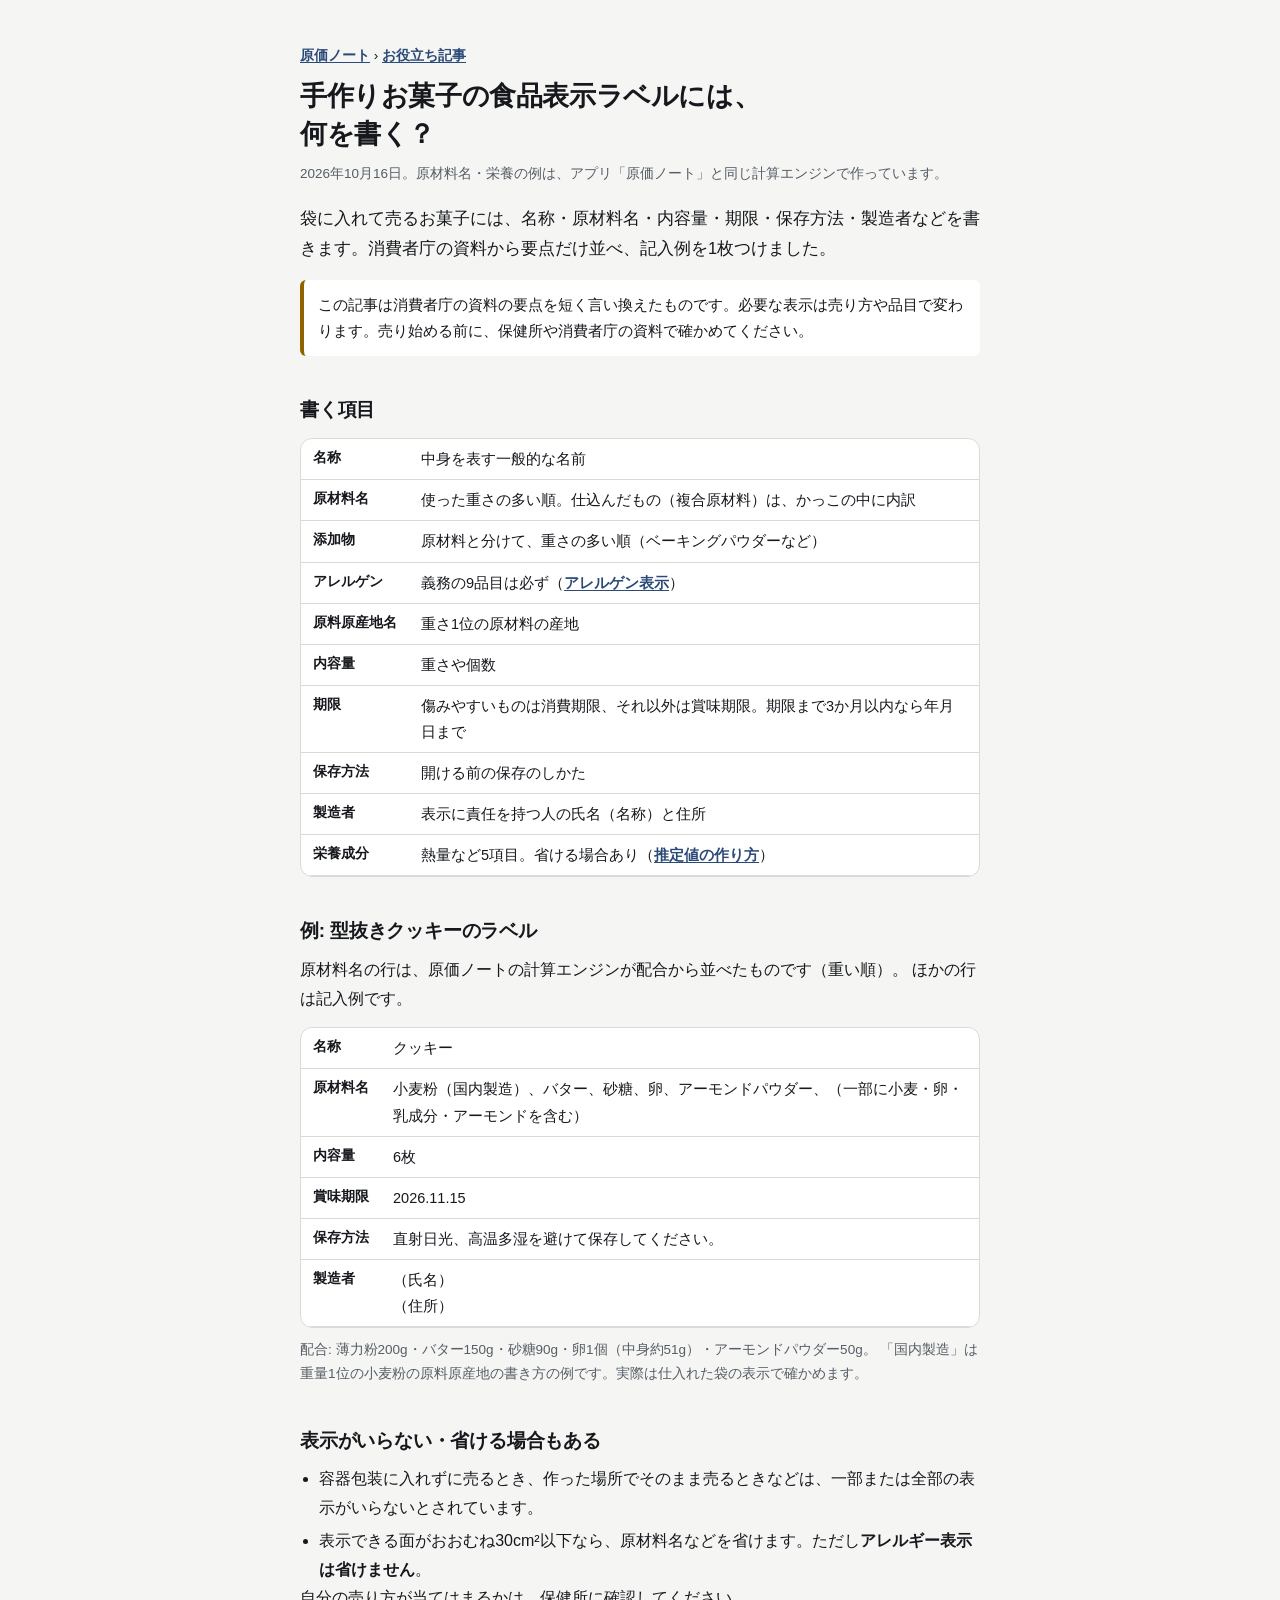
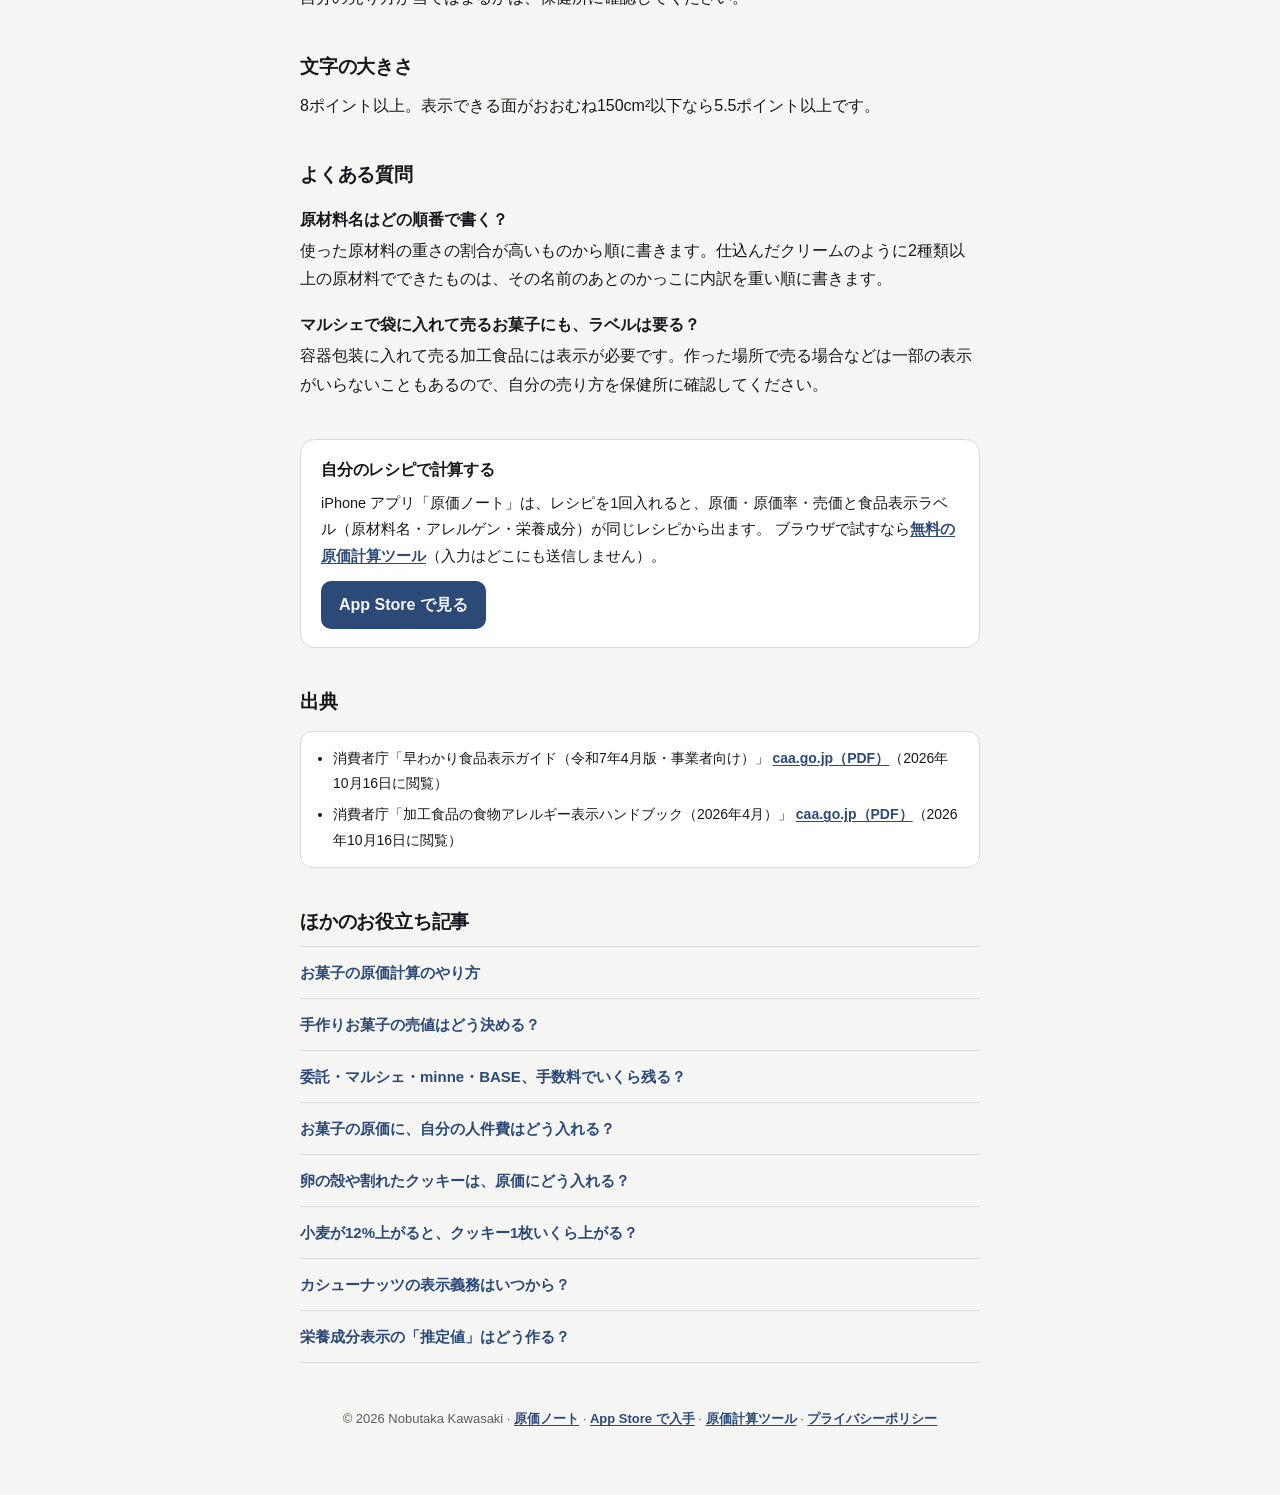
<file: shokuhin-hyoji.html>
<!DOCTYPE html>
<html lang="ja">
<head>
<meta charset="utf-8">
<meta name="viewport" content="width=device-width, initial-scale=1">
<title>手作りお菓子の食品表示ラベルには、何を書く？【消費者庁の資料で確認・記入例つき】</title>
<meta name="description" content="袋に入れて売る手作りお菓子のラベルに書く項目（名称・原材料名・添加物・アレルゲン・原料原産地・内容量・期限・保存方法・製造者・栄養成分）を、消費者庁の資料をもとに短くまとめました。">
<link rel="stylesheet" href="guide.css">
<meta property="og:title" content="手作りお菓子の食品表示ラベルには、何を書く？">
<meta property="og:description" content="袋に入れて売る手作りお菓子のラベルに書く項目（名称・原材料名・添加物・アレルゲン・原料原産地・内容量・期限・保存方法・製造者・栄養成分）を、消費者庁の資料をもとに短くまとめました。">
<meta property="og:url" content="https://nosunosukawa.github.io/genkanote-site/shokuhin-hyoji.html">
<meta property="og:type" content="article">
<link rel="canonical" href="https://nosunosukawa.github.io/genkanote-site/shokuhin-hyoji.html">
<meta name="apple-itunes-app" content="app-id=6799887510">
<script type="application/ld+json">
{
 "@context": "https://schema.org",
 "@type": "Article",
 "headline": "手作りお菓子の食品表示ラベルには、何を書く？",
 "inLanguage": "ja",
 "datePublished": "2026-10-16",
 "dateModified": "2026-10-16",
 "author": {
  "@type": "Person",
  "name": "Nobutaka Kawasaki"
 },
 "mainEntityOfPage": "https://nosunosukawa.github.io/genkanote-site/shokuhin-hyoji.html"
}
</script>
<!-- faq-ld:start（node make-genka-example.mjs が本文の「よくある質問」から生成。手で直さない） -->
<script type="application/ld+json">
{
 "@context": "https://schema.org",
 "@type": "FAQPage",
 "inLanguage": "ja",
 "mainEntity": [
  {
   "@type": "Question",
   "name": "原材料名はどの順番で書く？",
   "acceptedAnswer": {
    "@type": "Answer",
    "text": "使った原材料の重さの割合が高いものから順に書きます。仕込んだクリームのように2種類以上の原材料でできたものは、その名前のあとのかっこに内訳を重い順に書きます。"
   }
  },
  {
   "@type": "Question",
   "name": "マルシェで袋に入れて売るお菓子にも、ラベルは要る？",
   "acceptedAnswer": {
    "@type": "Answer",
    "text": "容器包装に入れて売る加工食品には表示が必要です。作った場所で売る場合などは一部の表示がいらないこともあるので、自分の売り方を保健所に確認してください。"
   }
  }
 ]
}
</script>
  <!-- faq-ld:end -->
<script defer src="https://static.cloudflareinsights.com/beacon.min.js" data-cf-beacon='{"token": "da30c37073e746159a379341e417854d"}'></script>
<link rel="icon" type="image/png" href="assets/favicon.png">
<link rel="apple-touch-icon" href="assets/apple-touch-icon.png">
</head>
<body>
<div class="wrap">

  <header>
    <p class="crumb"><a href="index.html">原価ノート</a> › <a href="index.html#guides">お役立ち記事</a></p>
    <h1>手作りお菓子の食品表示ラベルには、<br>何を書く？</h1>
    <p class="meta">2026年10月16日。原材料名・栄養の例は、アプリ「原価ノート」と同じ計算エンジンで作っています。</p>
  </header>

  <p class="lead">袋に入れて売るお菓子には、名称・原材料名・内容量・期限・保存方法・製造者などを書きます。消費者庁の資料から要点だけ並べ、記入例を1枚つけました。</p>

  <p class="note">この記事は消費者庁の資料の要点を短く言い換えたものです。必要な表示は売り方や品目で変わります。売り始める前に、保健所や消費者庁の資料で確かめてください。</p>

  <h2>書く項目</h2>
  <div class="scroll">
    <table class="wrapcells">
      <tbody>
        <tr><th scope="row">名称</th><td>中身を表す一般的な名前</td></tr>
        <tr><th scope="row">原材料名</th><td>使った重さの多い順。仕込んだもの（複合原材料）は、かっこの中に内訳</td></tr>
        <tr><th scope="row">添加物</th><td>原材料と分けて、重さの多い順（ベーキングパウダーなど）</td></tr>
        <tr><th scope="row">アレルゲン</th><td>義務の9品目は必ず（<a href="allergen-hyoji.html">アレルゲン表示</a>）</td></tr>
        <tr><th scope="row">原料原産地名</th><td>重さ1位の原材料の産地</td></tr>
        <tr><th scope="row">内容量</th><td>重さや個数</td></tr>
        <tr><th scope="row">期限</th><td>傷みやすいものは消費期限、それ以外は賞味期限。期限まで3か月以内なら年月日まで</td></tr>
        <tr><th scope="row">保存方法</th><td>開ける前の保存のしかた</td></tr>
        <tr><th scope="row">製造者</th><td>表示に責任を持つ人の氏名（名称）と住所</td></tr>
        <tr><th scope="row">栄養成分</th><td>熱量など5項目。省ける場合あり（<a href="eiyo-suiteichi.html">推定値の作り方</a>）</td></tr>
      </tbody>
    </table>
  </div>

  <!-- data:start（node make-genka-example.mjs が生成。手で直さない） -->
  <h2>例: 型抜きクッキーのラベル</h2>
  <p>原材料名の行は、原価ノートの計算エンジンが配合から並べたものです（重い順）。
     ほかの行は記入例です。</p>
  <div class="scroll">
    <table class="ikkatsu">
      <tbody>
        <tr><th scope="row">名称</th><td>クッキー</td></tr>
        <tr><th scope="row">原材料名</th><td>小麦粉（国内製造）、バター、砂糖、卵、アーモンドパウダー、（一部に小麦・卵・乳成分・アーモンドを含む）</td></tr>
        <tr><th scope="row">内容量</th><td>6枚</td></tr>
        <tr><th scope="row">賞味期限</th><td>2026.11.15</td></tr>
        <tr><th scope="row">保存方法</th><td>直射日光、高温多湿を避けて保存してください。</td></tr>
        <tr><th scope="row">製造者</th><td>（氏名）<br>（住所）</td></tr>
      </tbody>
    </table>
  </div>
  <p class="muted">配合: 薄力粉200g・バター150g・砂糖90g・卵1個（中身約51g）・アーモンドパウダー50g。
     「国内製造」は重量1位の小麦粉の原料原産地の書き方の例です。実際は仕入れた袋の表示で確かめます。</p>
  <!-- data:end -->

  <h2>表示がいらない・省ける場合もある</h2>
  <ul class="list">
    <li>容器包装に入れずに売るとき、作った場所でそのまま売るときなどは、一部または全部の表示がいらないとされています。</li>
    <li>表示できる面がおおむね30cm²以下なら、原材料名などを省けます。ただし<strong>アレルギー表示は省けません</strong>。</li>
  </ul>
  <p>自分の売り方が当てはまるかは、保健所に確認してください。</p>

  <h2>文字の大きさ</h2>
  <p>8ポイント以上。表示できる面がおおむね150cm²以下なら5.5ポイント以上です。</p>

  <section class="faq">
    <h2>よくある質問</h2>
  <!-- faq:start -->
    <h3>原材料名はどの順番で書く？</h3>
    <p>使った原材料の重さの割合が高いものから順に書きます。仕込んだクリームのように2種類以上の原材料でできたものは、その名前のあとのかっこに内訳を重い順に書きます。</p>
    <h3>マルシェで袋に入れて売るお菓子にも、ラベルは要る？</h3>
    <p>容器包装に入れて売る加工食品には表示が必要です。作った場所で売る場合などは一部の表示がいらないこともあるので、自分の売り方を保健所に確認してください。</p>
  <!-- faq:end -->
  </section>

  <div class="cta">
    <h2>自分のレシピで計算する</h2>
    <p>iPhone アプリ「原価ノート」は、レシピを1回入れると、原価・原価率・売価と食品表示ラベル（原材料名・アレルゲン・栄養成分）が同じレシピから出ます。
       ブラウザで試すなら<a href="genka-calculator.html">無料の原価計算ツール</a>（入力はどこにも送信しません）。</p>
    <a class="btn" href="https://apps.apple.com/jp/app/id6799887510" target="_blank" rel="noopener">App Store で見る</a>
  </div>

  <h2>出典</h2>
  <ul class="src">
    <li>消費者庁「早わかり食品表示ガイド（令和7年4月版・事業者向け）」 <a href="https://www.caa.go.jp/policies/policy/food_labeling/information/pamphlets/assets/food_labeling_cms201_250512_02.pdf" target="_blank" rel="noopener">caa.go.jp（PDF）</a>（2026年10月16日に閲覧）</li>
    <li>消費者庁「加工食品の食物アレルギー表示ハンドブック（2026年4月）」 <a href="https://www.caa.go.jp/policies/policy/food_labeling/food_sanitation/allergy/assets/food_labeling_cms204_260401_02.pdf" target="_blank" rel="noopener">caa.go.jp（PDF）</a>（2026年10月16日に閲覧）</li>
  </ul>

  <!-- related:start（node make-genka-example.mjs が生成。手で直さない） -->
  <nav class="related" aria-label="お役立ち記事">
    <h2>ほかのお役立ち記事</h2>
    <ul>
      <li><a href="okashi-genka.html">お菓子の原価計算のやり方</a></li>
      <li><a href="baika-kimekata.html">手作りお菓子の売値はどう決める？</a></li>
      <li><a href="tesuuryou-hikaku.html">委託・マルシェ・minne・BASE、手数料でいくら残る？</a></li>
      <li><a href="jinkenhi.html">お菓子の原価に、自分の人件費はどう入れる？</a></li>
      <li><a href="budomari.html">卵の殻や割れたクッキーは、原価にどう入れる？</a></li>
      <li><a href="komugi-neage.html">小麦が12%上がると、クッキー1枚いくら上がる？</a></li>
      <li><a href="allergen-hyoji.html">カシューナッツの表示義務はいつから？</a></li>
      <li><a href="eiyo-suiteichi.html">栄養成分表示の「推定値」はどう作る？</a></li>
    </ul>
  </nav>
  <!-- related:end -->

  <footer>
    © 2026 Nobutaka Kawasaki · <a href="index.html">原価ノート</a> · <a href="https://apps.apple.com/jp/app/id6799887510" target="_blank" rel="noopener">App Store で入手</a> · <a href="genka-calculator.html">原価計算ツール</a> · <a href="privacy.html">プライバシーポリシー</a>
  </footer>

</div>
</body>
</html>
</file>
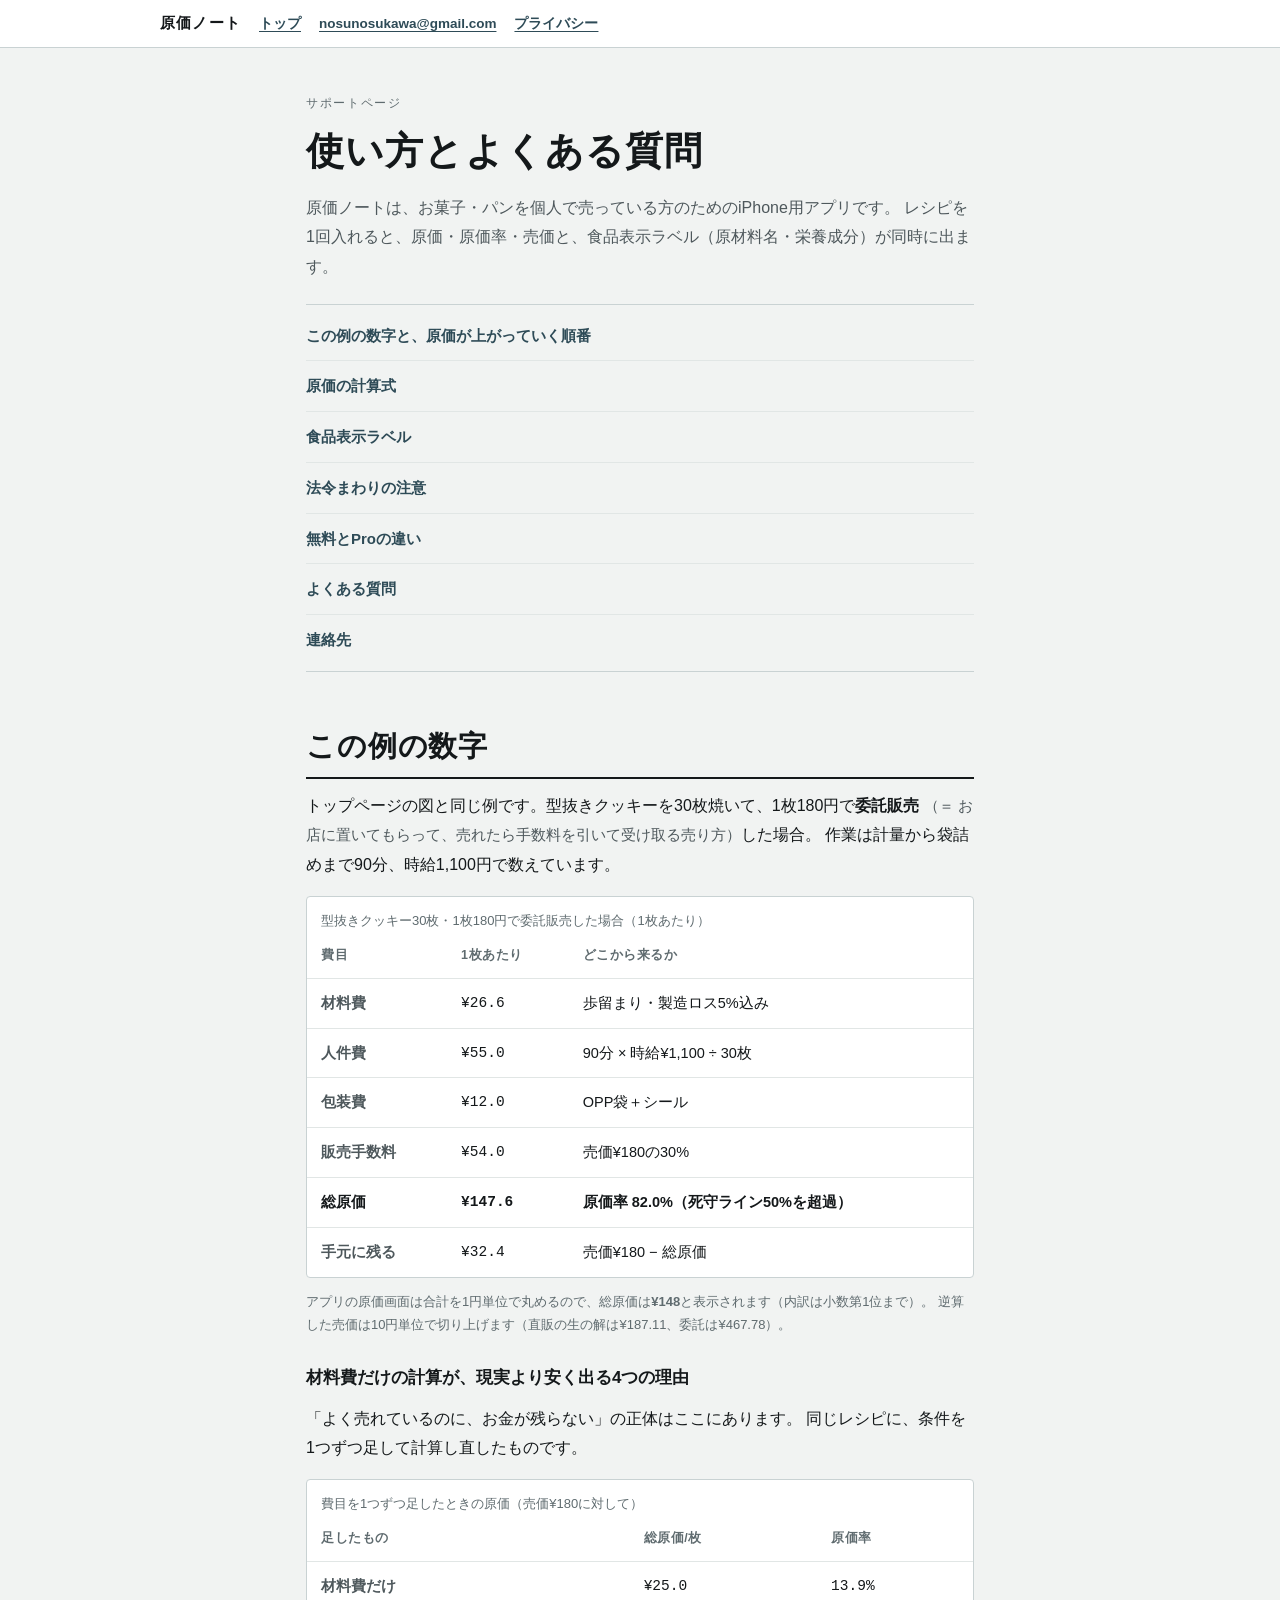
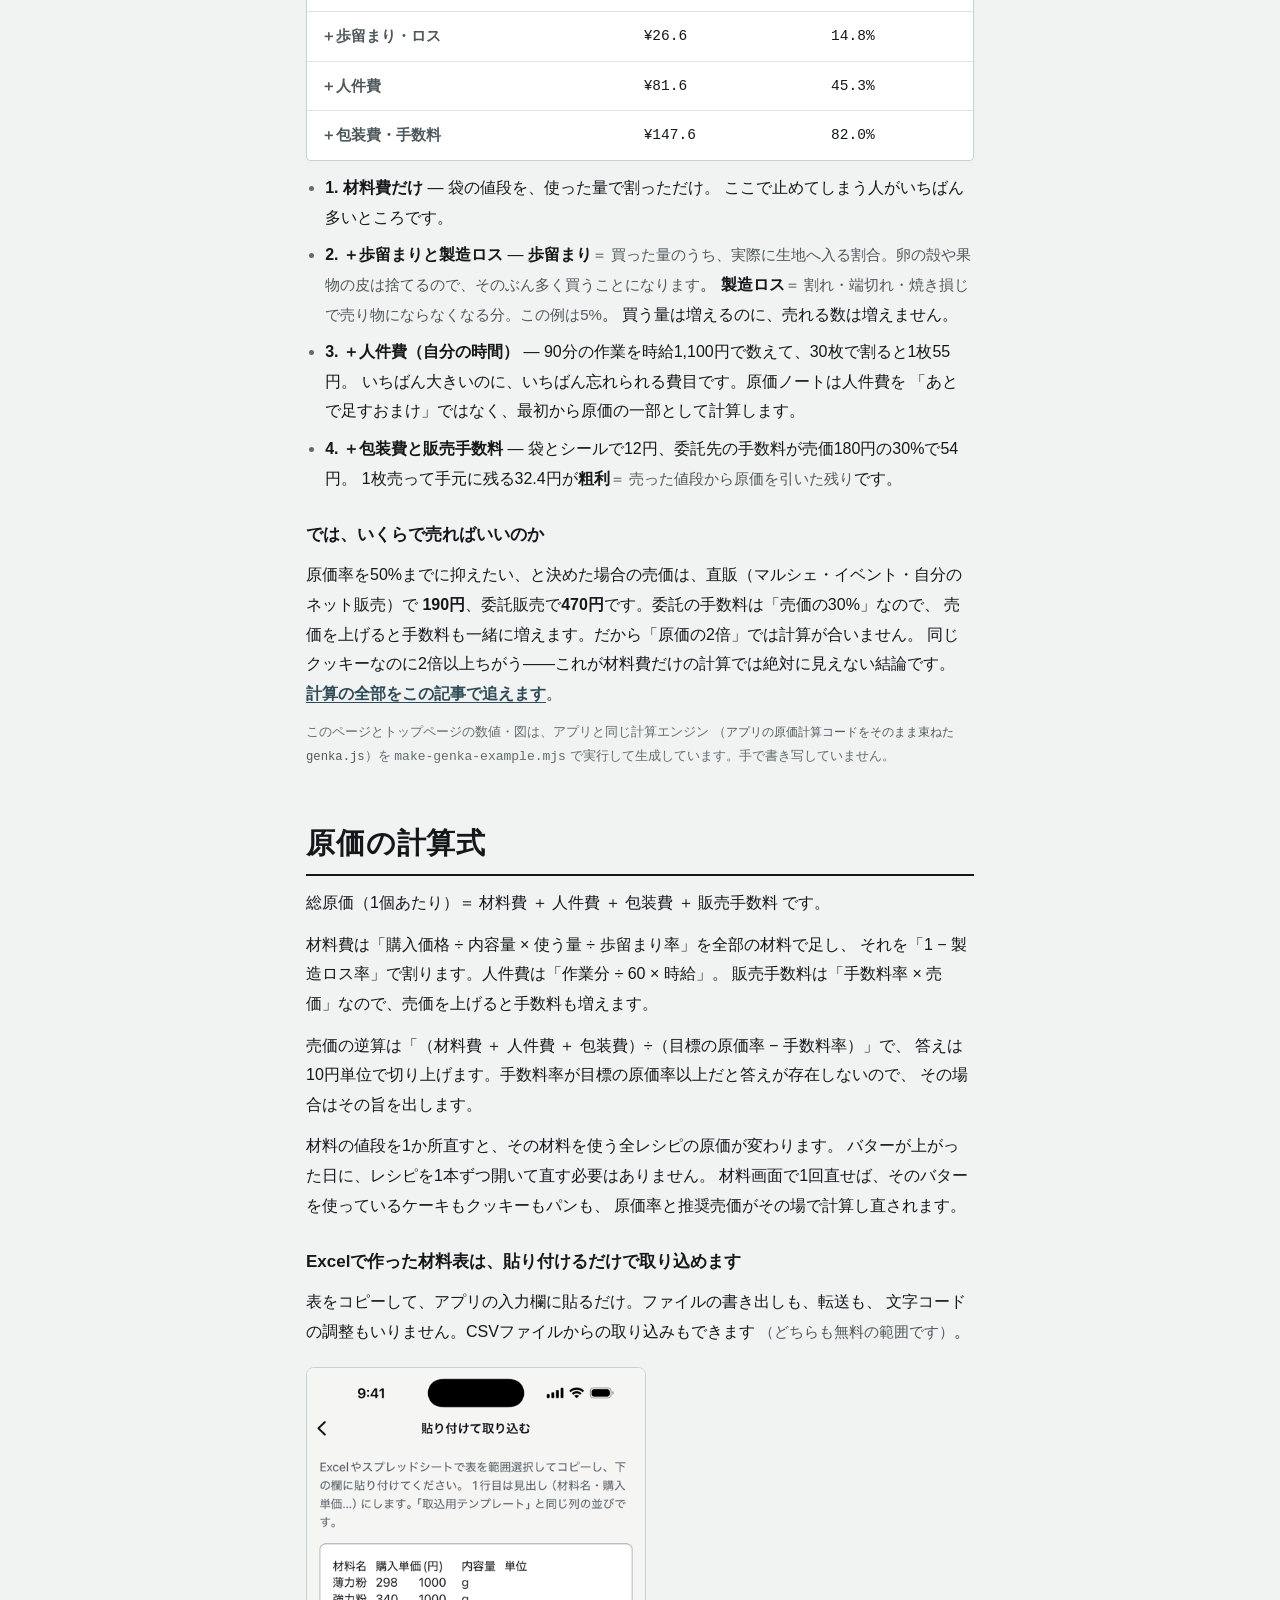
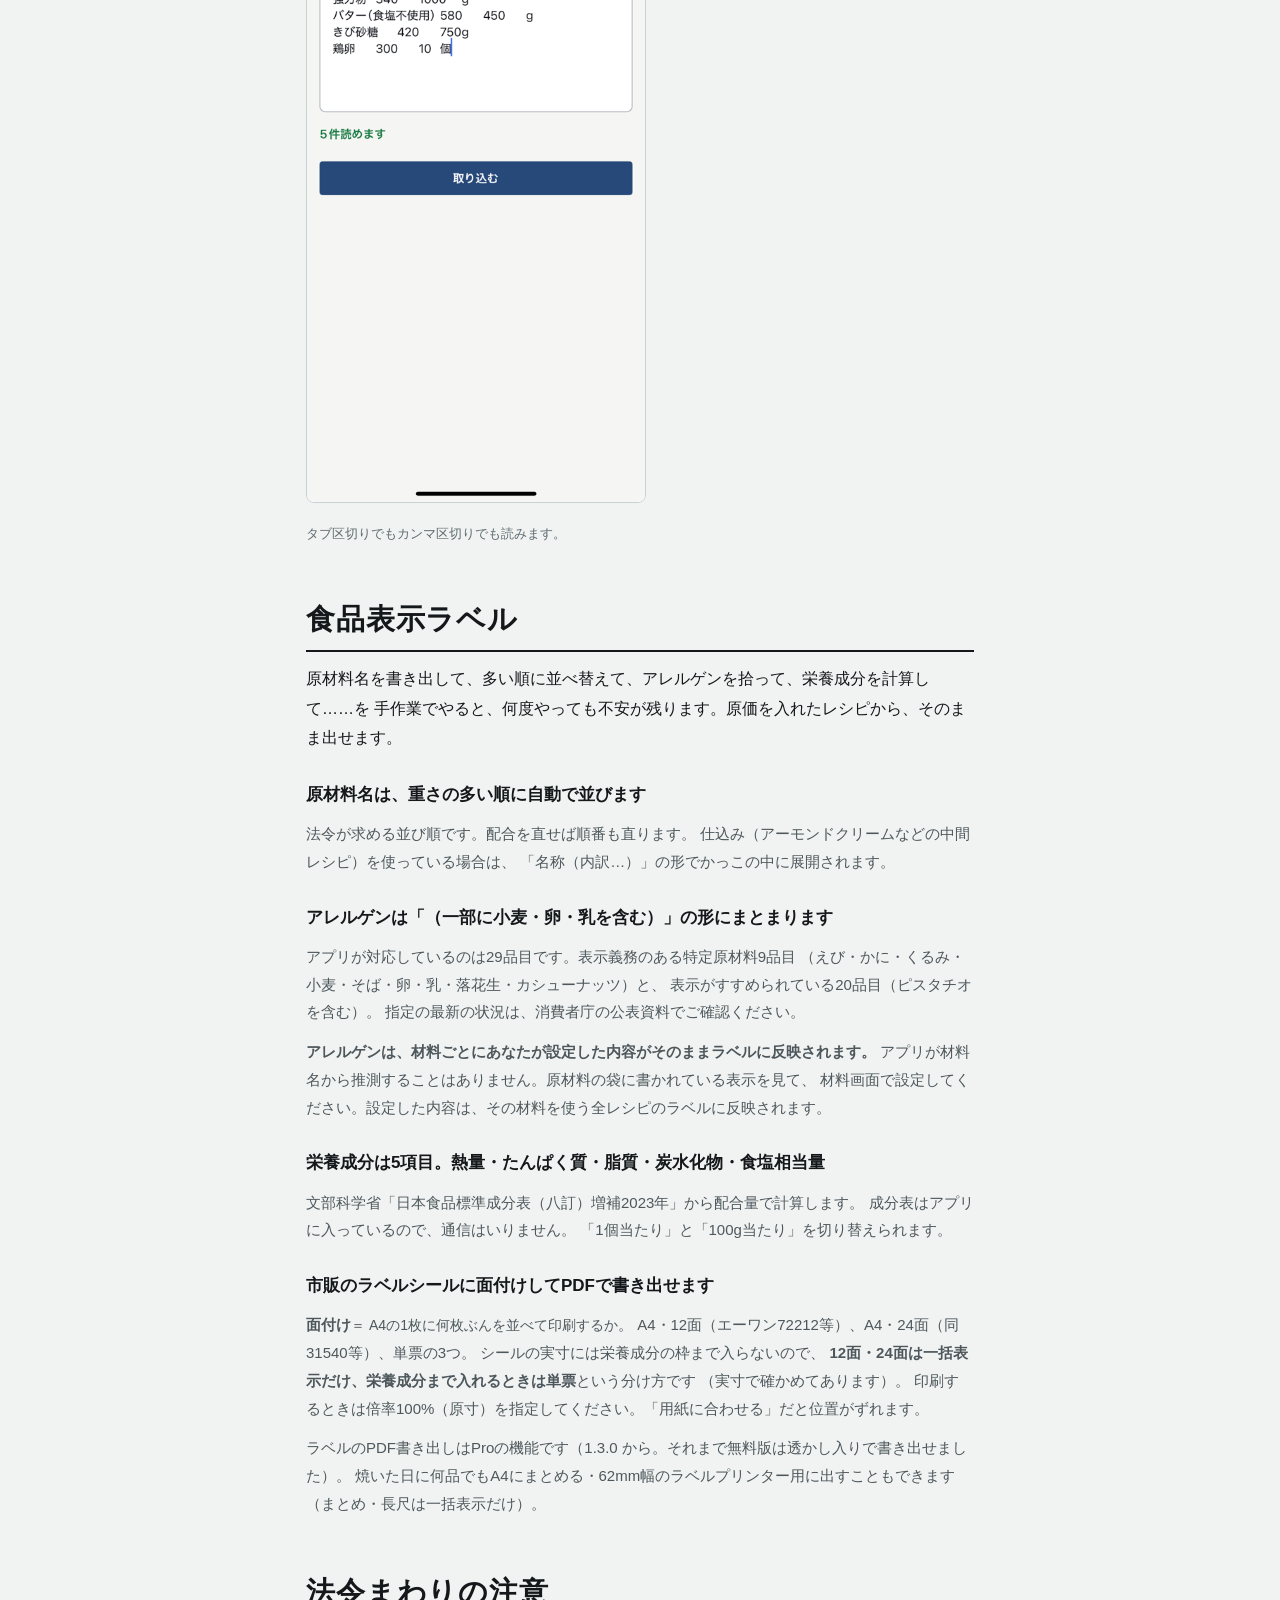
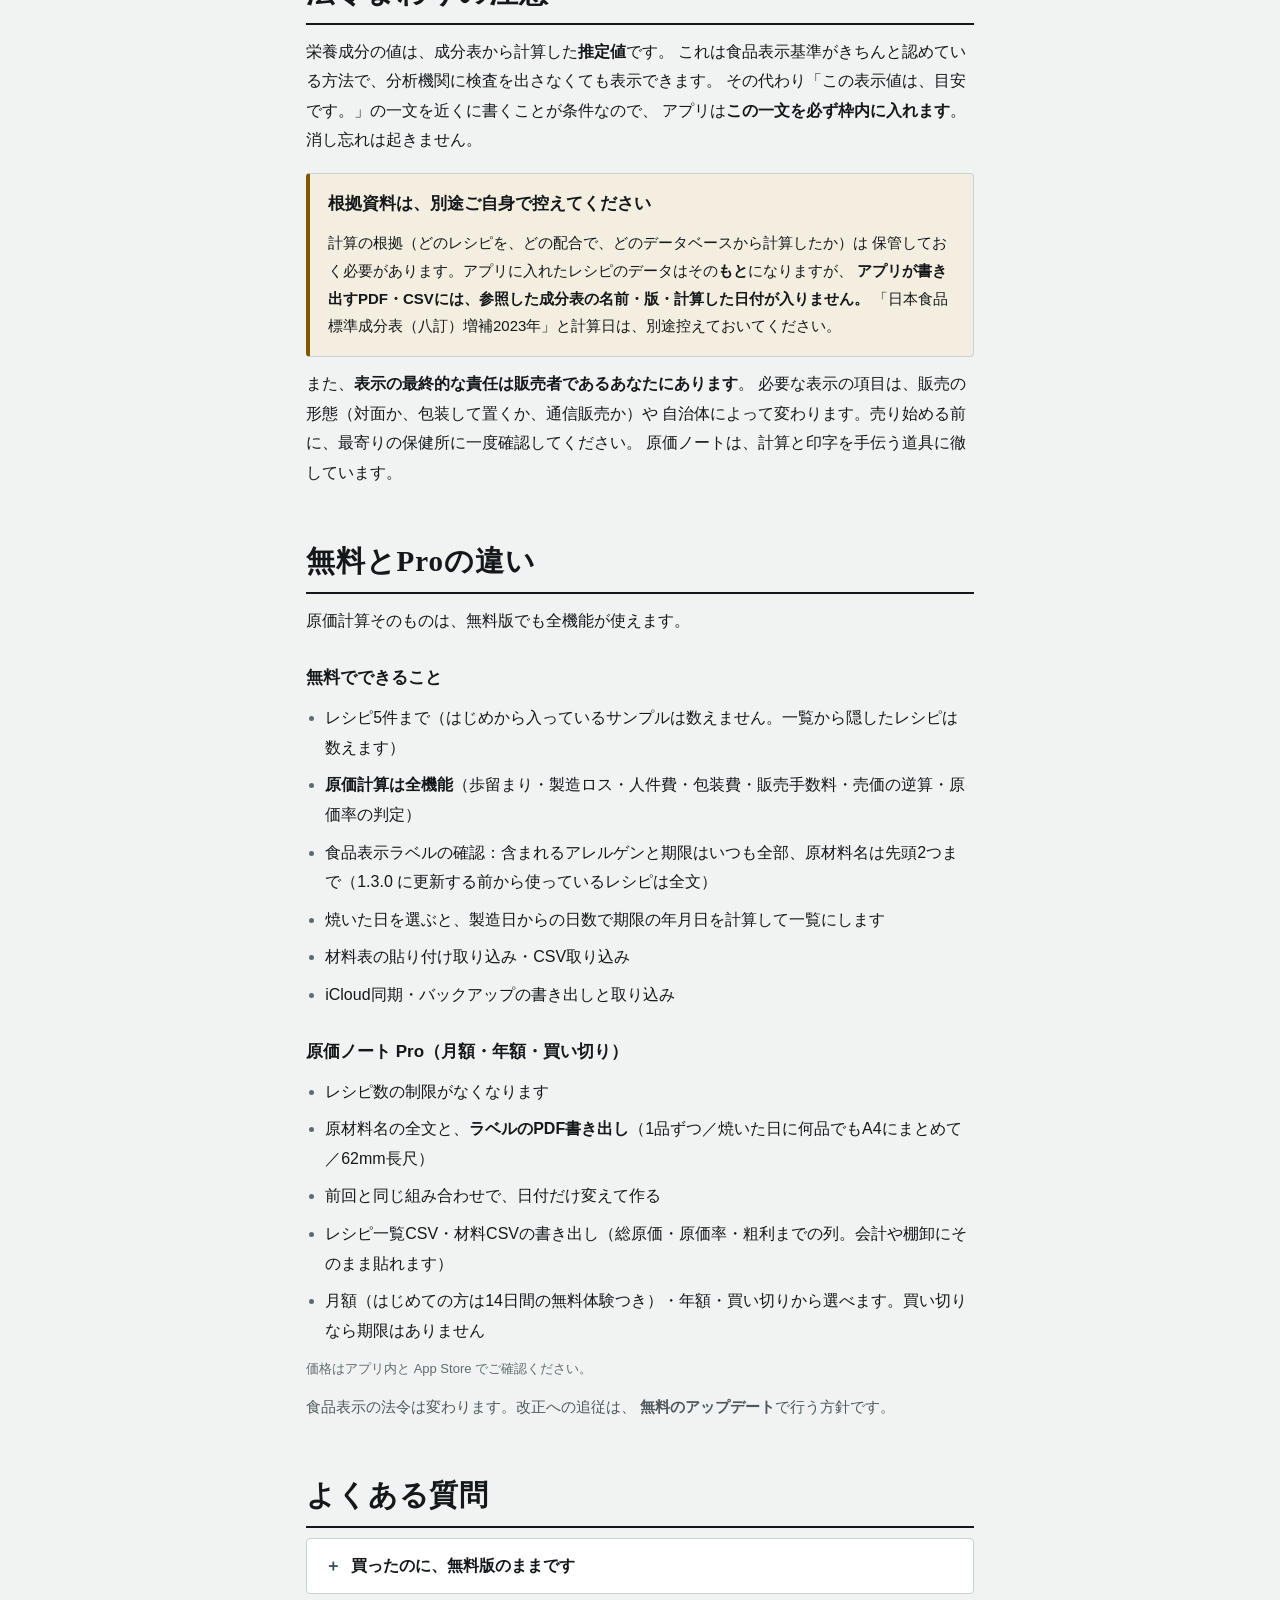
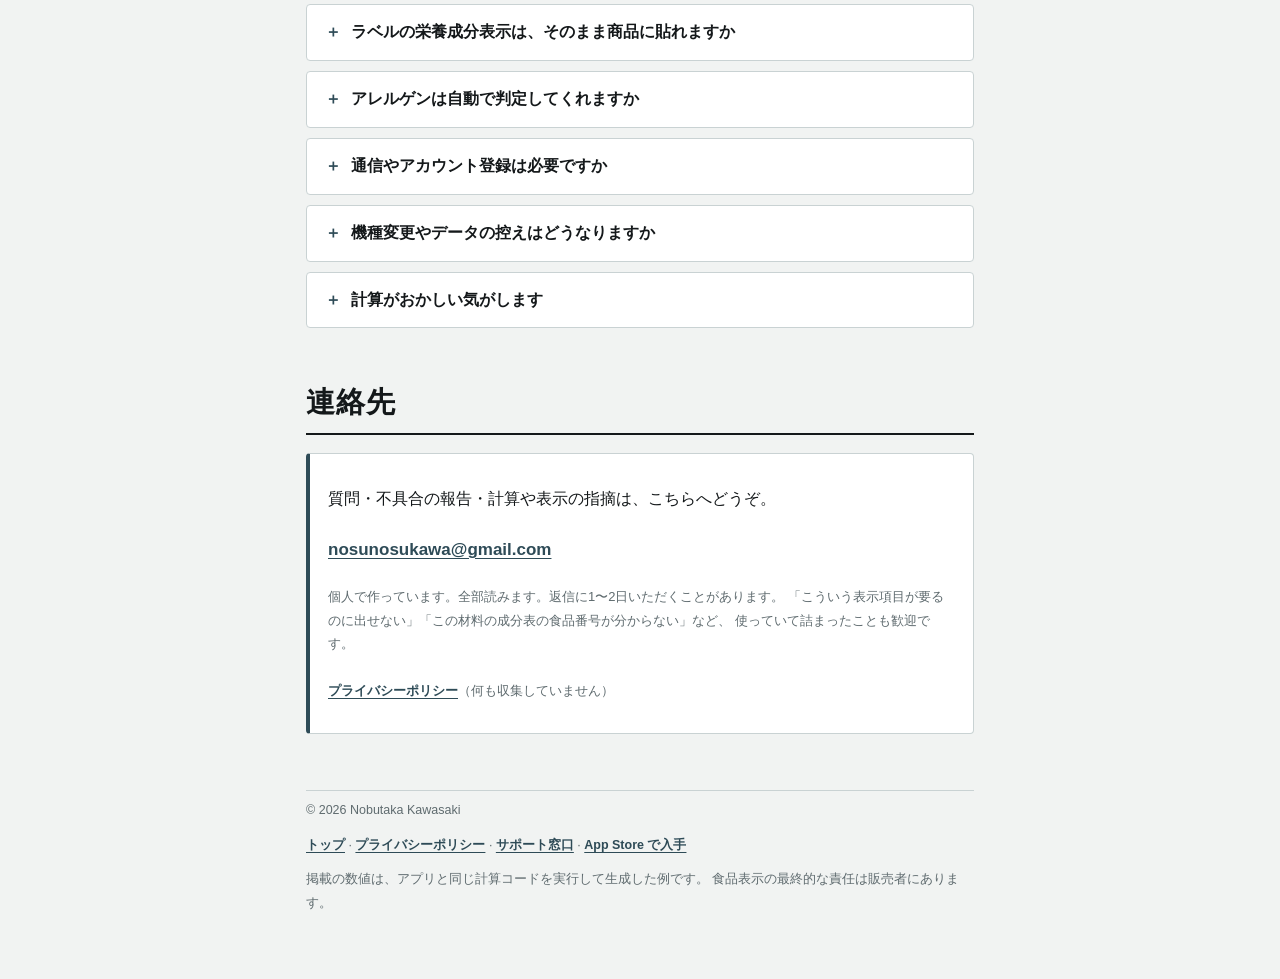
<file: support.html>
<!DOCTYPE html>
<html lang="ja">
<head>
<meta charset="utf-8">
<meta name="viewport" content="width=device-width, initial-scale=1">
<meta name="theme-color" content="#F1F3F2" media="(prefers-color-scheme: light)">
<meta name="theme-color" content="#101416" media="(prefers-color-scheme: dark)">
<title>原価ノート 使い方とよくある質問 — 原価の計算式・食品表示ラベル・法令の注意</title>
<meta name="description" content="原価ノートの使い方、原価の計算式、食品表示ラベル（原材料名・アレルゲン・栄養成分・面付け）の詳細、法令まわりの注意、無料とProの違い、よくある質問と連絡先。">
<style>
  :root{
    color-scheme:light;
    --sheet:#F1F3F2;
    --paper:#FFFFFF;
    --ink:#14181A;
    --ink-2:#4E585C;
    --ink-3:#5F6B6F;
    --line:#C9D2D3;
    --line-soft:#E1E6E5;
    --steel:#2E4B57;
    --steel-bg:#E4EBEE;
    --ok:#1F7A45;
    --warn:#7E5900;
    --warn-bg:#F3EEDF;
    --seal:#A62F22;
    --seal-bg:#F7E7E4;

    --f-display:"Hiragino Mincho ProN","Hiragino Mincho Pro","YuMincho","Yu Mincho",
      "Noto Serif JP","Times New Roman",serif;
    --f-text:"Hiragino Sans","Hiragino Kaku Gothic ProN",-apple-system,BlinkMacSystemFont,
      "Yu Gothic UI","Segoe UI",Roboto,Helvetica,Arial,sans-serif;
    --f-num:"SF Mono",SFMono-Regular,ui-monospace,Menlo,Consolas,"Hiragino Sans",monospace;
    --f-soft:"Hiragino Maru Gothic ProN","Hiragino Maru Gothic Pro","Yu Gothic UI",
      "Hiragino Sans",sans-serif;
  }
  @media (prefers-color-scheme: dark){
    :root{
      color-scheme:dark;
      --sheet:#101416;
      --paper:#1B2124;
      --ink:#E8ECEC;
      --ink-2:#A2ADB0;
      --ink-3:#95A0A3;
      --line:#39423F;
      --line-soft:#2A3134;
      --steel:#93B7C6;
      --steel-bg:#1F2A30;
      --ok:#6FBE90;
      --warn:#D6AC55;
      --warn-bg:#25200F;
      --seal:#E38A7C;
      --seal-bg:#2E1F1C;
    }
  }

  *{box-sizing:border-box;margin:0;padding:0}
  html{-webkit-text-size-adjust:100%}
  body{
    background:var(--sheet);
    color:var(--ink);
    font-family:var(--f-text);
    font-size:16px;line-height:1.85;
    -webkit-font-smoothing:antialiased;
    overflow-wrap:anywhere;
  }
  .wrap{max-width:700px;margin:0 auto;padding:0 16px 64px}

  a{color:var(--steel);font-weight:600;text-decoration:underline;
    text-decoration-thickness:1px;text-underline-offset:3px;
    text-decoration-color:currentColor}
  a,summary{touch-action:manipulation}
  a:hover{text-decoration-thickness:2px}
  a:focus-visible,summary:focus-visible{outline:2.5px solid var(--steel);
    outline-offset:3px;border-radius:3px}

  /* 本文へ飛ぶリンク。ふだんは見えず、Tab で最初に出る */
  .skip{position:absolute;left:-9999px;top:0;z-index:9}
  .skip:focus{left:8px;top:8px;background:var(--paper);color:var(--steel);
    padding:12px 14px;border:2px solid var(--steel);border-radius:4px;
    font-weight:700;text-decoration:none}

  .topbar{border-bottom:1px solid var(--line);background:var(--paper);padding:0 16px}
  .topbar .inner{max-width:960px;margin:0 auto;display:flex;flex-wrap:wrap;
    gap:0 18px;align-items:baseline;font-size:13.5px;line-height:1.6}
  .topbar .who{font-family:var(--f-display);font-size:15px;font-weight:700;
    letter-spacing:.08em;color:var(--ink);padding:11px 0}
  .topbar a{display:inline-block;padding:12px 0;min-width:0}

  header{padding:32px 0 0}
  .kicker{font-family:var(--f-soft);font-size:12px;font-weight:500;letter-spacing:.14em;
    color:var(--ink-3)}
  /* 明朝は細い。ウェイトが効かない環境でも読めるよう、サイズと字間で作る */
  h1{font-family:var(--f-display);font-size:clamp(28px,6.4vw,38px);line-height:1.45;
    letter-spacing:.03em;font-weight:700;margin-top:10px;text-wrap:balance}
  .lede{margin-top:14px;font-size:16px;color:var(--ink-2)}

  .toc{margin-top:22px;border-top:1px solid var(--line);border-bottom:1px solid var(--line);
    padding:6px 0}
  .toc a{display:block;padding:11px 0;font-size:15px;text-decoration:none;
    border-bottom:1px solid var(--line-soft)}
  .toc a:last-child{border-bottom:0}
  .toc a:hover{text-decoration:underline;text-decoration-thickness:2px;
    text-underline-offset:3px}

  section{margin-top:52px;scroll-margin-top:16px}
  h2{font-family:var(--f-display);font-size:clamp(23px,4.8vw,29px);line-height:1.55;
    letter-spacing:.03em;font-weight:700;padding-bottom:8px;
    border-bottom:2px solid var(--ink);text-wrap:balance}
  h3{font-size:17px;line-height:1.6;font-weight:700;margin-top:28px}
  p{margin-top:12px}
  ul{margin-top:12px;padding-left:1.2em}
  li{margin-top:8px}
  li::marker{color:var(--ink-3)}
  .muted{color:var(--ink-2);font-size:15px}
  .tiny{font-family:var(--f-soft);font-size:13px;line-height:1.8;color:var(--ink-3)}
  /* 単独で置いたリンクは 44px を確保する */
  .tiny a{display:inline-block;padding:12px 0;min-height:44px}
  .gloss{font-family:var(--f-soft);color:var(--ink-2);font-size:.94em}

  .scroll{margin-top:16px;overflow-x:auto;border:1px solid var(--line);
    border-radius:4px;background:var(--paper)}
  .scroll:focus-visible{outline:2.5px solid var(--steel);outline-offset:3px}
  table{border-collapse:collapse;width:100%;min-width:420px;font-size:14.5px}
  caption{text-align:left;padding:12px 14px 0;font-family:var(--f-soft);font-size:13px;
    color:var(--ink-3)}
  th,td{padding:11px 14px;text-align:left;border-bottom:1px solid var(--line-soft)}
  thead th{font-family:var(--f-soft);font-size:12.5px;font-weight:700;color:var(--ink-3);
    letter-spacing:.04em}
  tbody th{font-weight:600;color:var(--ink-2)}
  td.n{font-family:var(--f-num);font-variant-numeric:tabular-nums;white-space:nowrap;
    font-weight:500}
  tr.total th,tr.total td{border-top:1.5px solid var(--ink);font-weight:700;
    color:var(--ink)}
  tbody tr:last-child th,tbody tr:last-child td{border-bottom:0}

  figure{margin:20px 0 0}
  figure img{width:100%;max-width:340px;height:auto;border:1px solid var(--line);
    border-radius:8px;background:var(--paper)}
  figcaption{margin-top:10px;font-family:var(--f-soft);font-size:13px;line-height:1.75;
    color:var(--ink-3)}

  .note{margin-top:18px;background:var(--warn-bg);border:1px solid var(--line);
    border-left:4px solid var(--warn);border-radius:4px;padding:16px 18px}
  .note h3{margin-top:0}
  .note p{font-size:15px}

  details{background:var(--paper);border:1px solid var(--line);border-radius:4px;
    padding:0 18px;margin-top:10px}
  summary{cursor:pointer;list-style:none;padding:15px 0;font-weight:700;font-size:16px;
    line-height:1.55;display:flex;gap:10px;align-items:baseline;min-height:44px}
  summary::-webkit-details-marker{display:none}
  summary::before{content:"＋";color:var(--steel);font-weight:700;flex:none}
  details[open] summary::before{content:"−"}
  details[open] summary{border-bottom:1px solid var(--line-soft)}
  .answer{padding:10px 0 18px;font-size:15px}

  .contact{margin-top:18px;background:var(--paper);border:1px solid var(--line);
    border-left:4px solid var(--steel);border-radius:4px;padding:18px}
  .contact .mail{font-size:17px;font-weight:700;display:inline-block;
    padding:8px 0;min-height:44px}

  footer{margin-top:56px;padding-top:8px;border-top:1px solid var(--line);
    font-family:var(--f-soft);font-size:12.5px;color:var(--ink-3);line-height:1.9}
  footer a{display:inline-block;padding:11px 0}

  @media (prefers-reduced-motion:reduce){
    *{animation:none!important;transition:none!important;scroll-behavior:auto!important}
  }
</style>
<meta property="og:title" content="原価ノート 使い方とよくある質問">
<meta property="og:description" content="原価の計算式、食品表示ラベルの詳細、法令まわりの注意、無料とProの違い、よくある質問と連絡先。">
<meta property="og:url" content="https://nosunosukawa.github.io/genkanote-site/support.html">
<meta property="og:type" content="article">
<link rel="canonical" href="https://nosunosukawa.github.io/genkanote-site/support.html">
<meta name="apple-itunes-app" content="app-id=6799887510">
<script defer src="https://static.cloudflareinsights.com/beacon.min.js" data-cf-beacon='{"token": "da30c37073e746159a379341e417854d"}'></script>
<link rel="icon" type="image/png" href="assets/favicon.png">
<link rel="apple-touch-icon" href="assets/apple-touch-icon.png">
</head>
<body>

<a class="skip" href="#main">本文へ</a>

<div class="topbar">
  <div class="inner">
    <span class="who" translate="no">原価ノート</span>
    <span><a href="index.html">トップ</a></span>
    <span><a href="mailto:nosunosukawa@gmail.com">nosunosukawa@gmail.com</a></span>
    <span><a href="privacy.html">プライバシー</a></span>
  </div>
</div>

<main class="wrap" id="main">

  <header>
    <p class="kicker">サポートページ</p>
    <h1>使い方とよくある質問</h1>
    <p class="lede">原価ノートは、お菓子・パンを個人で売っている方のためのiPhone用アプリです。
      レシピを1回入れると、原価・原価率・売価と、食品表示ラベル（原材料名・栄養成分）が同時に出ます。</p>

    <nav class="toc" aria-label="このページの内容">
      <a href="#numbers">この例の数字と、原価が上がっていく順番</a>
      <a href="#formula">原価の計算式</a>
      <a href="#label">食品表示ラベル</a>
      <a href="#law">法令まわりの注意</a>
      <a href="#price">無料とProの違い</a>
      <a href="#faq">よくある質問</a>
      <a href="#contact">連絡先</a>
    </nav>
  </header>

  <!-- ═══ 数字 ═══ -->
  <section id="numbers">
    <h2>この例の数字</h2>
    <p>トップページの図と同じ例です。型抜きクッキーを30枚焼いて、1枚180円で<strong>委託販売</strong>
      <span class="gloss">（＝ お店に置いてもらって、売れたら手数料を引いて受け取る売り方）</span>した場合。
      作業は計量から袋詰めまで90分、時給1,100円で数えています。</p>

    <!-- tbl-cost:start（node make-genka-example.mjs が生成。手で直さない） -->
  <div class="scroll" role="region" tabindex="0" aria-label="数値の表（横にスクロールできます）">
    <table>
      <caption>型抜きクッキー30枚・1枚180円で委託販売した場合（1枚あたり）</caption>
      <thead><tr><th scope="col">費目</th><th scope="col">1枚あたり</th><th scope="col">どこから来るか</th></tr></thead>
      <tbody>
        <tr><th scope="row">材料費</th><td class="n">¥26.6</td><td>歩留まり・製造ロス5%込み</td></tr>
        <tr><th scope="row">人件費</th><td class="n">¥55.0</td><td>90分 × 時給¥1,100 ÷ 30枚</td></tr>
        <tr><th scope="row">包装費</th><td class="n">¥12.0</td><td>OPP袋＋シール</td></tr>
        <tr><th scope="row">販売手数料</th><td class="n">¥54.0</td><td>売価¥180の30%</td></tr>
        <tr class="total"><th scope="row">総原価</th><td class="n">¥147.6</td><td>原価率 82.0%（死守ライン50%を超過）</td></tr>
        <tr><th scope="row">手元に残る</th><td class="n">¥32.4</td><td>売価¥180 − 総原価</td></tr>
      </tbody>
    </table>
  </div>
  <p class="tiny">アプリの原価画面は合計を1円単位で丸めるので、総原価は<strong>¥148</strong>と表示されます（内訳は小数第1位まで）。
    逆算した売価は10円単位で切り上げます（直販の生の解は¥187.11、委託は¥467.78）。</p>
  <!-- tbl-cost:end -->

    <h3>材料費だけの計算が、現実より安く出る4つの理由</h3>
    <p>「よく売れているのに、お金が残らない」の正体はここにあります。
      同じレシピに、条件を1つずつ足して計算し直したものです。</p>

    <!-- tbl-steps:start（node make-genka-example.mjs が生成。手で直さない） -->
  <div class="scroll" role="region" tabindex="0" aria-label="数値の表（横にスクロールできます）">
    <table>
      <caption>費目を1つずつ足したときの原価（売価¥180に対して）</caption>
      <thead><tr><th scope="col">足したもの</th><th scope="col">総原価/枚</th><th scope="col">原価率</th></tr></thead>
      <tbody>
        <tr><th scope="row">材料費だけ</th><td class="n">¥25.0</td><td class="n">13.9%</td></tr>
        <tr><th scope="row">＋歩留まり・ロス</th><td class="n">¥26.6</td><td class="n">14.8%</td></tr>
        <tr><th scope="row">＋人件費</th><td class="n">¥81.6</td><td class="n">45.3%</td></tr>
        <tr><th scope="row">＋包装費・手数料</th><td class="n">¥147.6</td><td class="n">82.0%</td></tr>
      </tbody>
    </table>
  </div>
  <!-- tbl-steps:end -->

    <ul>
      <li><strong>1. 材料費だけ</strong> — 袋の値段を、使った量で割っただけ。
        ここで止めてしまう人がいちばん多いところです。</li>
      <li><strong>2. ＋歩留まりと製造ロス</strong> —
        <strong>歩留まり</strong><span class="gloss">＝ 買った量のうち、実際に生地へ入る割合。卵の殻や果物の皮は捨てるので、そのぶん多く買うことになります</span>。
        <strong>製造ロス</strong><span class="gloss">＝ 割れ・端切れ・焼き損じで売り物にならなくなる分。この例は5%</span>。
        買う量は増えるのに、売れる数は増えません。</li>
      <li><strong>3. ＋人件費（自分の時間）</strong> — 90分の作業を時給1,100円で数えて、30枚で割ると1枚55円。
        いちばん大きいのに、いちばん忘れられる費目です。原価ノートは人件費を
        「あとで足すおまけ」ではなく、最初から原価の一部として計算します。</li>
      <li><strong>4. ＋包装費と販売手数料</strong> — 袋とシールで12円、委託先の手数料が売価180円の30%で54円。
        1枚売って手元に残る32.4円が<strong>粗利</strong><span class="gloss">＝ 売った値段から原価を引いた残り</span>です。</li>
    </ul>

    <h3>では、いくらで売ればいいのか</h3>
    <p>原価率を50%までに抑えたい、と決めた場合の売価は、直販（マルシェ・イベント・自分のネット販売）で
      <strong>190円</strong>、委託販売で<strong>470円</strong>です。委託の手数料は「売価の30%」なので、
      売価を上げると手数料も一緒に増えます。だから「原価の2倍」では計算が合いません。
      同じクッキーなのに2倍以上ちがう——これが材料費だけの計算では絶対に見えない結論です。
      <a href="okashi-genka.html">計算の全部をこの記事で追えます</a>。</p>

    <p class="tiny">このページとトップページの数値・図は、アプリと同じ計算エンジン
      （<span class="gloss">アプリの原価計算コードをそのまま束ねた <code>genka.js</code></span>）を
      <code>make-genka-example.mjs</code> で実行して生成しています。手で書き写していません。</p>
  </section>

  <!-- ═══ 計算式 ═══ -->
  <section id="formula">
    <h2>原価の計算式</h2>
    <p>総原価（1個あたり）＝ 材料費 ＋ 人件費 ＋ 包装費 ＋ 販売手数料 です。</p>
    <p>材料費は「購入価格 ÷ 内容量 × 使う量 ÷ 歩留まり率」を全部の材料で足し、
      それを「1 − 製造ロス率」で割ります。人件費は「作業分 ÷ 60 × 時給」。
      販売手数料は「手数料率 × 売価」なので、売価を上げると手数料も増えます。</p>
    <p>売価の逆算は「（材料費 ＋ 人件費 ＋ 包装費）÷（目標の原価率 − 手数料率）」で、
      答えは10円単位で切り上げます。手数料率が目標の原価率以上だと答えが存在しないので、
      その場合はその旨を出します。</p>
    <p>材料の値段を1か所直すと、その材料を使う全レシピの原価が変わります。
      バターが上がった日に、レシピを1本ずつ開いて直す必要はありません。
      材料画面で1回直せば、そのバターを使っているケーキもクッキーもパンも、
      原価率と推奨売価がその場で計算し直されます。</p>

    <h3>Excelで作った材料表は、貼り付けるだけで取り込めます</h3>
    <p>表をコピーして、アプリの入力欄に貼るだけ。ファイルの書き出しも、転送も、
      文字コードの調整もいりません。CSVファイルからの取り込みもできます
      <span class="gloss">（どちらも無料の範囲です）</span>。</p>
    <figure>
      <img src="assets/06-paste-import.png" width="480" height="1043" loading="lazy"
           alt="材料の貼り付け取り込み画面。Excelからコピーした材料名・購入価格・内容量の表を貼り付ける入力欄と、読み取った内容の確認リストが表示されている。">
      <figcaption>タブ区切りでもカンマ区切りでも読みます。</figcaption>
    </figure>
  </section>

  <!-- ═══ ラベル ═══ -->
  <section id="label">
    <h2>食品表示ラベル</h2>
    <p>原材料名を書き出して、多い順に並べ替えて、アレルゲンを拾って、栄養成分を計算して……を
      手作業でやると、何度やっても不安が残ります。原価を入れたレシピから、そのまま出せます。</p>

    <h3>原材料名は、重さの多い順に自動で並びます</h3>
    <p class="muted">法令が求める並び順です。配合を直せば順番も直ります。
      仕込み（アーモンドクリームなどの中間レシピ）を使っている場合は、
      「名称（内訳…）」の形でかっこの中に展開されます。</p>

    <h3>アレルゲンは「（一部に小麦・卵・乳を含む）」の形にまとまります</h3>
    <p class="muted">アプリが対応しているのは29品目です。表示義務のある特定原材料9品目
      （えび・かに・くるみ・小麦・そば・卵・乳・落花生・カシューナッツ）と、
      表示がすすめられている20品目（ピスタチオを含む）。
      指定の最新の状況は、消費者庁の公表資料でご確認ください。</p>
    <p class="muted"><strong>アレルゲンは、材料ごとにあなたが設定した内容がそのままラベルに反映されます。</strong>
      アプリが材料名から推測することはありません。原材料の袋に書かれている表示を見て、
      材料画面で設定してください。設定した内容は、その材料を使う全レシピのラベルに反映されます。</p>

    <h3>栄養成分は5項目。熱量・たんぱく質・脂質・炭水化物・食塩相当量</h3>
    <p class="muted">文部科学省「日本食品標準成分表（八訂）増補2023年」から配合量で計算します。
      成分表はアプリに入っているので、通信はいりません。
      「1個当たり」と「100g当たり」を切り替えられます。</p>

    <h3>市販のラベルシールに面付けしてPDFで書き出せます</h3>
    <p class="muted"><strong>面付け</strong><span class="gloss">＝ A4の1枚に何枚ぶんを並べて印刷するか</span>。
      A4・12面（エーワン72212等）、A4・24面（同31540等）、単票の3つ。
      シールの実寸には栄養成分の枠まで入らないので、
      <strong>12面・24面は一括表示だけ、栄養成分まで入れるときは単票</strong>という分け方です
      （実寸で確かめてあります）。
      印刷するときは倍率100%（原寸）を指定してください。「用紙に合わせる」だと位置がずれます。</p>
    <p class="muted">ラベルのPDF書き出しはProの機能です（1.3.0 から。それまで無料版は透かし入りで書き出せました）。
      焼いた日に何品でもA4にまとめる・62mm幅のラベルプリンター用に出すこともできます（まとめ・長尺は一括表示だけ）。</p>
  </section>

  <!-- ═══ 法令 ═══ -->
  <section id="law">
    <h2>法令まわりの注意</h2>
    <p>栄養成分の値は、成分表から計算した<strong>推定値</strong>です。
      これは食品表示基準がきちんと認めている方法で、分析機関に検査を出さなくても表示できます。
      その代わり「この表示値は、目安です。」の一文を近くに書くことが条件なので、
      アプリは<strong>この一文を必ず枠内に入れます</strong>。消し忘れは起きません。</p>

    <div class="note">
      <h3>根拠資料は、別途ご自身で控えてください</h3>
      <p>計算の根拠（どのレシピを、どの配合で、どのデータベースから計算したか）は
        保管しておく必要があります。アプリに入れたレシピのデータはその<strong>もと</strong>になりますが、
        <strong>アプリが書き出すPDF・CSVには、参照した成分表の名前・版・計算した日付が入りません。</strong>
        「日本食品標準成分表（八訂）増補2023年」と計算日は、別途控えておいてください。</p>
    </div>

    <p>また、<strong>表示の最終的な責任は販売者であるあなたにあります</strong>。
      必要な表示の項目は、販売の形態（対面か、包装して置くか、通信販売か）や
      自治体によって変わります。売り始める前に、最寄りの保健所に一度確認してください。
      原価ノートは、計算と印字を手伝う道具に徹しています。</p>
  </section>

  <!-- ═══ 値段 ═══ -->
  <section id="price">
    <h2>無料とProの違い</h2>
    <p>原価計算そのものは、無料版でも全機能が使えます。</p>

    <h3>無料でできること</h3>
    <ul>
      <li>レシピ5件まで（はじめから入っているサンプルは数えません。一覧から隠したレシピは数えます）</li>
      <li><strong>原価計算は全機能</strong>（歩留まり・製造ロス・人件費・包装費・販売手数料・売価の逆算・原価率の判定）</li>
      <li>食品表示ラベルの確認：含まれるアレルゲンと期限はいつも全部、原材料名は先頭2つまで（1.3.0 に更新する前から使っているレシピは全文）</li>
      <li>焼いた日を選ぶと、製造日からの日数で期限の年月日を計算して一覧にします</li>
      <li>材料表の貼り付け取り込み・CSV取り込み</li>
      <li>iCloud同期・バックアップの書き出しと取り込み</li>
    </ul>

    <h3>原価ノート Pro（月額・年額・買い切り）</h3>
    <ul>
      <li>レシピ数の制限がなくなります</li>
      <li>原材料名の全文と、<strong>ラベルのPDF書き出し</strong>（1品ずつ／焼いた日に何品でもA4にまとめて／62mm長尺）</li>
      <li>前回と同じ組み合わせで、日付だけ変えて作る</li>
      <li>レシピ一覧CSV・材料CSVの書き出し（総原価・原価率・粗利までの列。会計や棚卸にそのまま貼れます）</li>
      <li>月額（はじめての方は14日間の無料体験つき）・年額・買い切りから選べます。買い切りなら期限はありません</li>
    </ul>
    <p class="tiny">価格はアプリ内と <span translate="no">App&nbsp;Store</span> でご確認ください。</p>
    <p class="muted">食品表示の法令は変わります。改正への追従は、
      <strong>無料のアップデート</strong>で行う方針です。</p>
  </section>

  <!-- ═══ FAQ ═══ -->
  <section id="faq">
    <h2>よくある質問</h2>

    <details>
      <summary>買ったのに、無料版のままです</summary>
      <div class="answer">
        <p>購入したときと同じApple IDでサインインした状態で、
          <strong>設定タブ →「Pro」の「Proを購入 / 復元」→「以前の購入を復元」</strong>
          を押してください。</p>
        <p>購入はApple IDに紐づいているので、機種変更しても、アプリを入れ直しても引き継がれます。
          追加の料金はかかりません。それでも戻らない場合は、下の連絡先へご連絡ください。</p>
      </div>
    </details>

    <details>
      <summary>ラベルの栄養成分表示は、そのまま商品に貼れますか</summary>
      <div class="answer">
        <p>栄養成分の値は、文部科学省「日本食品標準成分表（八訂）増補2023年」から計算した
          <strong>推定値</strong>です。食品表示基準が認めている方法で、
          「この表示値は、目安です。」が常に併記されるので、
          分析機関に出さなくても適法に表示できる形になっています。</p>
        <p>ただし<strong>表示の最終責任は販売者（あなた）にあります</strong>。
          販売の形態によって必要な表示は変わりますので、迷ったら最寄りの保健所や
          消費生活センターに確認してください。</p>
      </div>
    </details>

    <details>
      <summary>アレルゲンは自動で判定してくれますか</summary>
      <div class="answer">
        <p>いいえ。<strong>アレルゲンは、材料ごとにあなたが設定した内容がそのままラベルに反映されます。</strong>
          アプリが材料名から推測することはありません。</p>
        <p>原材料の袋に書かれている表示を見て、材料画面で設定してください。
          なお、材料CSVの取り込みではアレルゲンは変わりません（材料画面で設定します）。</p>
      </div>
    </details>

    <details>
      <summary>通信やアカウント登録は必要ですか</summary>
      <div class="answer">
        <p>いりません。アカウント登録はなく、計算はすべてiPhoneの中で動きます。
          成分表もアプリに入っています。通信を使うのは、App Storeでの購入処理と、
          あなた自身のiCloudへの同期だけです。工房に電波が入らなくても計算できます。</p>
      </div>
    </details>

    <details>
      <summary>機種変更やデータの控えはどうなりますか</summary>
      <div class="answer">
        <p>レシピ・材料・時給の設定は、同じApple IDのiCloudへ自動で保存されます（無料）。
          新しいiPhoneでアプリを入れて、設定タブの「今すぐ同期」を押せば戻ります。</p>
        <p>iCloudの中でも、開発者からは見えない・触れないあなた専用の領域に置かれます。
          念のため、設定タブから「バックアップを書き出す」でファイルとして控えておくこともできます。</p>
      </div>
    </details>

    <details>
      <summary>計算がおかしい気がします</summary>
      <div class="answer">
        <p>ぜひ教えてください。<strong>材料の購入価格・内容量・配合量と、
          アプリに出ている値</strong>を書いて送っていただければ、手計算と突き合わせて確認します。</p>
        <p>いちばん多いのは、材料の単位（g・ml・個）が配合の単位と食い違っている場合と、
          歩留まり率が100%以外に設定されている場合です。</p>
      </div>
    </details>
  </section>

  <!-- ═══ 連絡先 ═══ -->
  <section id="contact">
    <h2>連絡先</h2>
    <div class="contact">
      <p>質問・不具合の報告・計算や表示の指摘は、こちらへどうぞ。</p>
      <p><a class="mail" href="mailto:nosunosukawa@gmail.com">nosunosukawa@gmail.com</a></p>
      <p class="tiny">個人で作っています。全部読みます。返信に1〜2日いただくことがあります。
        「こういう表示項目が要るのに出せない」「この材料の成分表の食品番号が分からない」など、
        使っていて詰まったことも歓迎です。</p>
      <p class="tiny"><a href="privacy.html">プライバシーポリシー</a>（何も収集していません）</p>
    </div>
  </section>

  <footer>
    © 2026 Nobutaka Kawasaki<br>
    <a href="index.html">トップ</a> ·
    <a href="privacy.html">プライバシーポリシー</a> ·
    <a href="mailto:nosunosukawa@gmail.com">サポート窓口</a> ·
    <a href="https://apps.apple.com/jp/app/id6799887510" target="_blank" rel="noopener">App Store で入手</a><br>
    <span>掲載の数値は、アプリと同じ計算コードを実行して生成した例です。
      食品表示の最終的な責任は販売者にあります。</span>
  </footer>

</main>
</body>
</html>
</file>
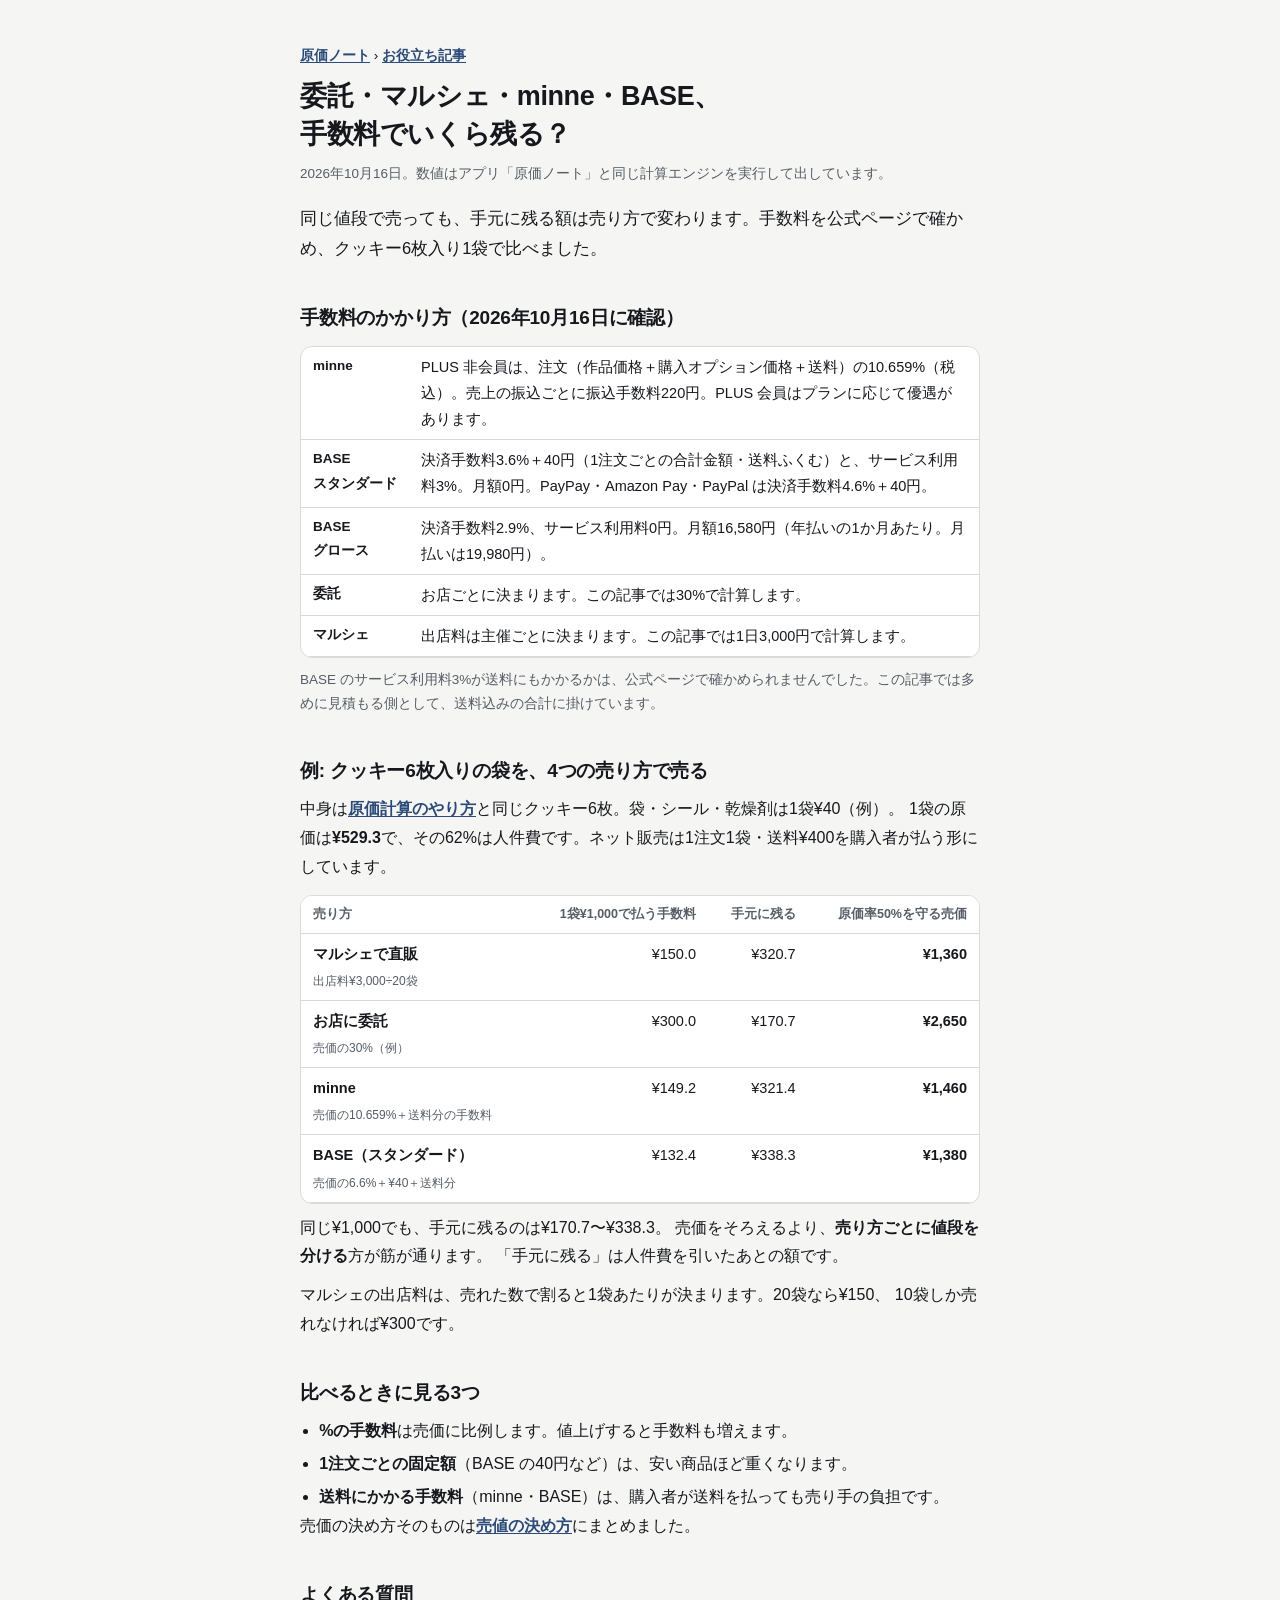
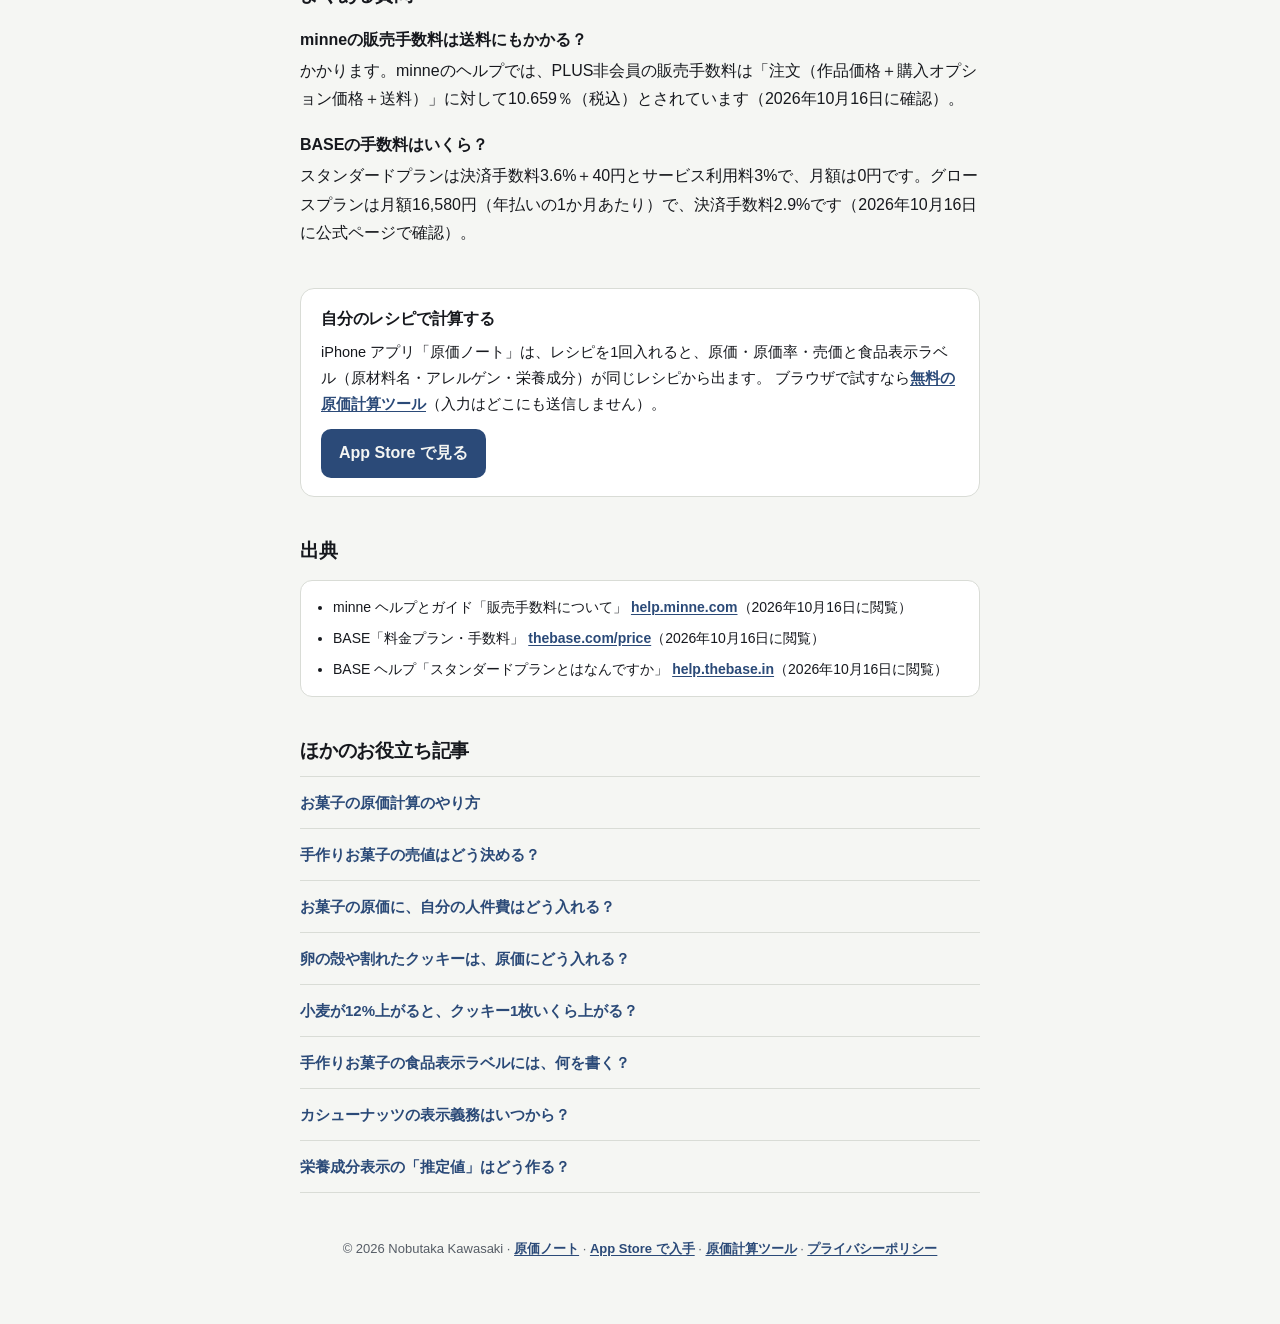
<file: tesuuryou-hikaku.html>
<!DOCTYPE html>
<html lang="ja">
<head>
<meta charset="utf-8">
<meta name="viewport" content="width=device-width, initial-scale=1">
<title>委託・マルシェ・minne・BASE、手数料でいくら残る？【2026年10月・計算例】</title>
<meta name="description" content="手作りお菓子を委託・マルシェ・minne・BASEで売ると、手元にいくら残るか。手数料は各サービスの公式ページで2026年10月16日に確認し、クッキー6枚入り1袋で計算しました。">
<link rel="stylesheet" href="guide.css">
<meta property="og:title" content="委託・マルシェ・minne・BASE、手数料でいくら残る？">
<meta property="og:description" content="手作りお菓子を委託・マルシェ・minne・BASEで売ると、手元にいくら残るか。手数料は各サービスの公式ページで2026年10月16日に確認し、クッキー6枚入り1袋で計算しました。">
<meta property="og:url" content="https://nosunosukawa.github.io/genkanote-site/tesuuryou-hikaku.html">
<meta property="og:type" content="article">
<link rel="canonical" href="https://nosunosukawa.github.io/genkanote-site/tesuuryou-hikaku.html">
<meta name="apple-itunes-app" content="app-id=6799887510">
<script type="application/ld+json">
{
 "@context": "https://schema.org",
 "@type": "Article",
 "headline": "委託・マルシェ・minne・BASE、手数料でいくら残る？",
 "inLanguage": "ja",
 "datePublished": "2026-10-16",
 "dateModified": "2026-10-16",
 "author": {
  "@type": "Person",
  "name": "Nobutaka Kawasaki"
 },
 "mainEntityOfPage": "https://nosunosukawa.github.io/genkanote-site/tesuuryou-hikaku.html"
}
</script>
<!-- faq-ld:start（node make-genka-example.mjs が本文の「よくある質問」から生成。手で直さない） -->
<script type="application/ld+json">
{
 "@context": "https://schema.org",
 "@type": "FAQPage",
 "inLanguage": "ja",
 "mainEntity": [
  {
   "@type": "Question",
   "name": "minneの販売手数料は送料にもかかる？",
   "acceptedAnswer": {
    "@type": "Answer",
    "text": "かかります。minneのヘルプでは、PLUS非会員の販売手数料は「注文（作品価格＋購入オプション価格＋送料）」に対して10.659％（税込）とされています（2026年10月16日に確認）。"
   }
  },
  {
   "@type": "Question",
   "name": "BASEの手数料はいくら？",
   "acceptedAnswer": {
    "@type": "Answer",
    "text": "スタンダードプランは決済手数料3.6%＋40円とサービス利用料3%で、月額は0円です。グロースプランは月額16,580円（年払いの1か月あたり）で、決済手数料2.9%です（2026年10月16日に公式ページで確認）。"
   }
  }
 ]
}
</script>
  <!-- faq-ld:end -->
<script defer src="https://static.cloudflareinsights.com/beacon.min.js" data-cf-beacon='{"token": "da30c37073e746159a379341e417854d"}'></script>
<link rel="icon" type="image/png" href="assets/favicon.png">
<link rel="apple-touch-icon" href="assets/apple-touch-icon.png">
</head>
<body>
<div class="wrap">

  <header>
    <p class="crumb"><a href="index.html">原価ノート</a> › <a href="index.html#guides">お役立ち記事</a></p>
    <h1>委託・マルシェ・minne・BASE、<br>手数料でいくら残る？</h1>
    <p class="meta">2026年10月16日。数値はアプリ「原価ノート」と同じ計算エンジンを実行して出しています。</p>
  </header>

  <p class="lead">同じ値段で売っても、手元に残る額は売り方で変わります。手数料を公式ページで確かめ、クッキー6枚入り1袋で比べました。</p>

  <h2>手数料のかかり方（2026年10月16日に確認）</h2>
  <div class="scroll">
    <table class="wrapcells">
      <tbody>
        <tr><th scope="row">minne</th><td>PLUS 非会員は、注文（作品価格＋購入オプション価格＋送料）の10.659%（税込）。売上の振込ごとに振込手数料220円。PLUS 会員はプランに応じて優遇があります。</td></tr>
        <tr><th scope="row">BASE<br>スタンダード</th><td>決済手数料3.6%＋40円（1注文ごとの合計金額・送料ふくむ）と、サービス利用料3%。月額0円。PayPay・Amazon Pay・PayPal は決済手数料4.6%＋40円。</td></tr>
        <tr><th scope="row">BASE<br>グロース</th><td>決済手数料2.9%、サービス利用料0円。月額16,580円（年払いの1か月あたり。月払いは19,980円）。</td></tr>
        <tr><th scope="row">委託</th><td>お店ごとに決まります。この記事では30%で計算します。</td></tr>
        <tr><th scope="row">マルシェ</th><td>出店料は主催ごとに決まります。この記事では1日3,000円で計算します。</td></tr>
      </tbody>
    </table>
  </div>
  <p class="muted">BASE のサービス利用料3%が送料にもかかるかは、公式ページで確かめられませんでした。この記事では多めに見積もる側として、送料込みの合計に掛けています。</p>

  <!-- data:start（node make-genka-example.mjs が生成。手で直さない） -->
  <h2>例: クッキー6枚入りの袋を、4つの売り方で売る</h2>
  <p>中身は<a href="okashi-genka.html">原価計算のやり方</a>と同じクッキー6枚。袋・シール・乾燥剤は1袋¥40（例）。
     1袋の原価は<strong>¥529.3</strong>で、その62%は人件費です。ネット販売は1注文1袋・送料¥400を購入者が払う形にしています。</p>
  <div class="scroll">
    <table>
      <thead><tr><th>売り方</th><th>1袋¥1,000で払う手数料</th><th>手元に残る</th><th>原価率50%を守る売価</th></tr></thead>
      <tbody>
        <tr><th scope="row">マルシェで直販<br><span class="muted">出店料¥3,000÷20袋</span></th><td>¥150.0</td><td>¥320.7</td><td><strong>¥1,360</strong></td></tr>
        <tr><th scope="row">お店に委託<br><span class="muted">売価の30%（例）</span></th><td>¥300.0</td><td>¥170.7</td><td><strong>¥2,650</strong></td></tr>
        <tr><th scope="row">minne<br><span class="muted">売価の10.659%＋送料分の手数料</span></th><td>¥149.2</td><td>¥321.4</td><td><strong>¥1,460</strong></td></tr>
        <tr><th scope="row">BASE（スタンダード）<br><span class="muted">売価の6.6%＋¥40＋送料分</span></th><td>¥132.4</td><td>¥338.3</td><td><strong>¥1,380</strong></td></tr>
      </tbody>
    </table>
  </div>
  <p class="hint">表は横にスワイプできます →</p>
  <p>同じ¥1,000でも、手元に残るのは¥170.7〜¥338.3。
     売価をそろえるより、<strong>売り方ごとに値段を分ける</strong>方が筋が通ります。
     「手元に残る」は人件費を引いたあとの額です。</p>
  <p>マルシェの出店料は、売れた数で割ると1袋あたりが決まります。20袋なら¥150、
     10袋しか売れなければ¥300です。</p>
  <!-- data:end -->

  <h2>比べるときに見る3つ</h2>
  <ul class="list">
    <li><strong>%の手数料</strong>は売価に比例します。値上げすると手数料も増えます。</li>
    <li><strong>1注文ごとの固定額</strong>（BASE の40円など）は、安い商品ほど重くなります。</li>
    <li><strong>送料にかかる手数料</strong>（minne・BASE）は、購入者が送料を払っても売り手の負担です。</li>
  </ul>
  <p>売価の決め方そのものは<a href="baika-kimekata.html">売値の決め方</a>にまとめました。</p>

  <section class="faq">
    <h2>よくある質問</h2>
  <!-- faq:start -->
    <h3>minneの販売手数料は送料にもかかる？</h3>
    <p>かかります。minneのヘルプでは、PLUS非会員の販売手数料は「注文（作品価格＋購入オプション価格＋送料）」に対して10.659％（税込）とされています（2026年10月16日に確認）。</p>
    <h3>BASEの手数料はいくら？</h3>
    <p>スタンダードプランは決済手数料3.6%＋40円とサービス利用料3%で、月額は0円です。グロースプランは月額16,580円（年払いの1か月あたり）で、決済手数料2.9%です（2026年10月16日に公式ページで確認）。</p>
  <!-- faq:end -->
  </section>

  <div class="cta">
    <h2>自分のレシピで計算する</h2>
    <p>iPhone アプリ「原価ノート」は、レシピを1回入れると、原価・原価率・売価と食品表示ラベル（原材料名・アレルゲン・栄養成分）が同じレシピから出ます。
       ブラウザで試すなら<a href="genka-calculator.html">無料の原価計算ツール</a>（入力はどこにも送信しません）。</p>
    <a class="btn" href="https://apps.apple.com/jp/app/id6799887510" target="_blank" rel="noopener">App Store で見る</a>
  </div>

  <h2>出典</h2>
  <ul class="src">
    <li>minne ヘルプとガイド「販売手数料について」 <a href="https://help.minne.com/hc/ja/articles/4406260070675" target="_blank" rel="noopener">help.minne.com</a>（2026年10月16日に閲覧）</li>
    <li>BASE「料金プラン・手数料」 <a href="https://thebase.com/price/" target="_blank" rel="noopener">thebase.com/price</a>（2026年10月16日に閲覧）</li>
    <li>BASE ヘルプ「スタンダードプランとはなんですか」 <a href="https://help.thebase.in/hc/ja/articles/5701758066585" target="_blank" rel="noopener">help.thebase.in</a>（2026年10月16日に閲覧）</li>
  </ul>

  <!-- related:start（node make-genka-example.mjs が生成。手で直さない） -->
  <nav class="related" aria-label="お役立ち記事">
    <h2>ほかのお役立ち記事</h2>
    <ul>
      <li><a href="okashi-genka.html">お菓子の原価計算のやり方</a></li>
      <li><a href="baika-kimekata.html">手作りお菓子の売値はどう決める？</a></li>
      <li><a href="jinkenhi.html">お菓子の原価に、自分の人件費はどう入れる？</a></li>
      <li><a href="budomari.html">卵の殻や割れたクッキーは、原価にどう入れる？</a></li>
      <li><a href="komugi-neage.html">小麦が12%上がると、クッキー1枚いくら上がる？</a></li>
      <li><a href="shokuhin-hyoji.html">手作りお菓子の食品表示ラベルには、何を書く？</a></li>
      <li><a href="allergen-hyoji.html">カシューナッツの表示義務はいつから？</a></li>
      <li><a href="eiyo-suiteichi.html">栄養成分表示の「推定値」はどう作る？</a></li>
    </ul>
  </nav>
  <!-- related:end -->

  <footer>
    © 2026 Nobutaka Kawasaki · <a href="index.html">原価ノート</a> · <a href="https://apps.apple.com/jp/app/id6799887510" target="_blank" rel="noopener">App Store で入手</a> · <a href="genka-calculator.html">原価計算ツール</a> · <a href="privacy.html">プライバシーポリシー</a>
  </footer>

</div>
</body>
</html>
</file>
<file: guide.css>
/* お役立ち記事の共通スタイル（2026-10-16）。配色は komugi-neage.html と同じトークン。
   字体はヒラギノを先頭にする（-apple-system が先頭だと iOS シミュレータの Safari で日本語が□になった実例がある） */
:root{
  --bg:#F5F6F3; --card:#FFFFFF; --ink:#16181D; --ink-soft:#565D66;
  --accent:#2B4A78; --ok:#1F7A45; --low:#8F6400; --high:#B23427; --line:#D9DCD6;
}
@media (prefers-color-scheme: dark){
  :root{
    --bg:#14161A; --card:#1D2025; --ink:#E8EAED; --ink-soft:#9BA1A8;
    --accent:#8FAAD1; --ok:#55A578; --low:#C79A3C; --high:#D06A5C; --line:#2E3238;
  }
}
*{box-sizing:border-box;margin:0;padding:0}
html{-webkit-text-size-adjust:100%}
body{background:var(--bg);color:var(--ink);
  font-family:"Hiragino Sans","Hiragino Kaku Gothic ProN",-apple-system,BlinkMacSystemFont,"Segoe UI",Roboto,"Noto Sans JP",Meiryo,sans-serif;
  line-height:1.8;padding:24px 16px 64px;-webkit-font-smoothing:antialiased;overflow-wrap:anywhere}
.wrap{max-width:680px;margin:0 auto}
header{margin:20px 0 8px}
.crumb{font-size:13.5px}
h1{font-size:clamp(23px,6.4vw,27px);line-height:1.4;letter-spacing:-.4px;font-weight:800;margin-top:10px}
.meta{margin-top:8px;font-size:13.5px;color:var(--ink-soft)}
h2{font-size:19px;font-weight:800;letter-spacing:-.2px;margin:40px 0 10px;line-height:1.5}
h3{font-size:16px;font-weight:700;margin:22px 0 4px;line-height:1.6}
p + p{margin-top:10px}
.lead{margin-top:18px;font-size:16.5px}
a{color:var(--accent);font-weight:600;text-decoration:underline;text-underline-offset:2px}
.muted{color:var(--ink-soft);font-size:13.5px}
p.muted{margin-top:10px}
ul.list{margin:10px 0 0 1.2em}
ul.list li + li{margin-top:4px}
.scroll{overflow-x:auto;margin-top:14px;-webkit-overflow-scrolling:touch;
  border:1px solid var(--line);border-radius:12px;background:var(--card)}
table{border-collapse:collapse;min-width:100%;font-size:14.5px;white-space:nowrap}
th,td{padding:7px 12px;text-align:right;border-bottom:1px solid var(--line);vertical-align:top}
thead th{background:var(--card);font-size:12.5px;color:var(--ink-soft);text-align:right}
tbody th,thead th:first-child{text-align:left}
tbody th .muted{font-size:12px;font-weight:400}
tr.total td,tr.total th{font-weight:800;border-top:2px solid var(--line)}
/* 文が入る表（一括表示・品目一覧）は折り返す */
table.ikkatsu,table.wrapcells{white-space:normal}
table.ikkatsu th,table.wrapcells th{white-space:nowrap;font-weight:700;font-size:13.5px}
table.ikkatsu td,table.wrapcells td{text-align:left}
table.nut{min-width:0;width:auto}
table.nut td.estimate{text-align:left;font-size:12.5px;color:var(--ink-soft)}
.labelline{background:var(--card);border:1px solid var(--line);border-radius:10px;
  padding:10px 14px;margin-top:10px;font-size:14.5px}
.hint{margin-top:8px;font-size:12.5px;color:var(--ink-soft)}
@media (min-width:700px){ .hint{display:none} }
@media (max-width:560px){ table{font-size:13px} th,td{padding:6px 9px} }
.note{background:var(--card);border-left:4px solid var(--low);border-radius:6px;
  padding:12px 14px;margin-top:16px;font-size:14.5px}
.faq h3{margin-top:18px}
.src{background:var(--card);border:1px solid var(--line);border-radius:12px;
  padding:14px 16px 14px 32px;margin-top:14px;font-size:14px}
.src li + li{margin-top:6px}
.cta{background:var(--card);border:1px solid var(--line);border-radius:14px;
  padding:18px 20px;margin-top:40px}
.cta h2{margin:0 0 8px;font-size:16px}
.cta p{font-size:14.5px}
.btn{display:inline-block;margin-top:12px;background:var(--accent);color:var(--bg);
  padding:10px 18px;border-radius:10px;text-decoration:none;font-weight:700}
.related ul{list-style:none;border-top:1px solid var(--line)}
.related li{border-bottom:1px solid var(--line)}
.related a{display:block;padding:12px 0;text-decoration:none;font-size:15px}
footer{margin-top:44px;text-align:center;color:var(--ink-soft);font-size:13px}
</file>
